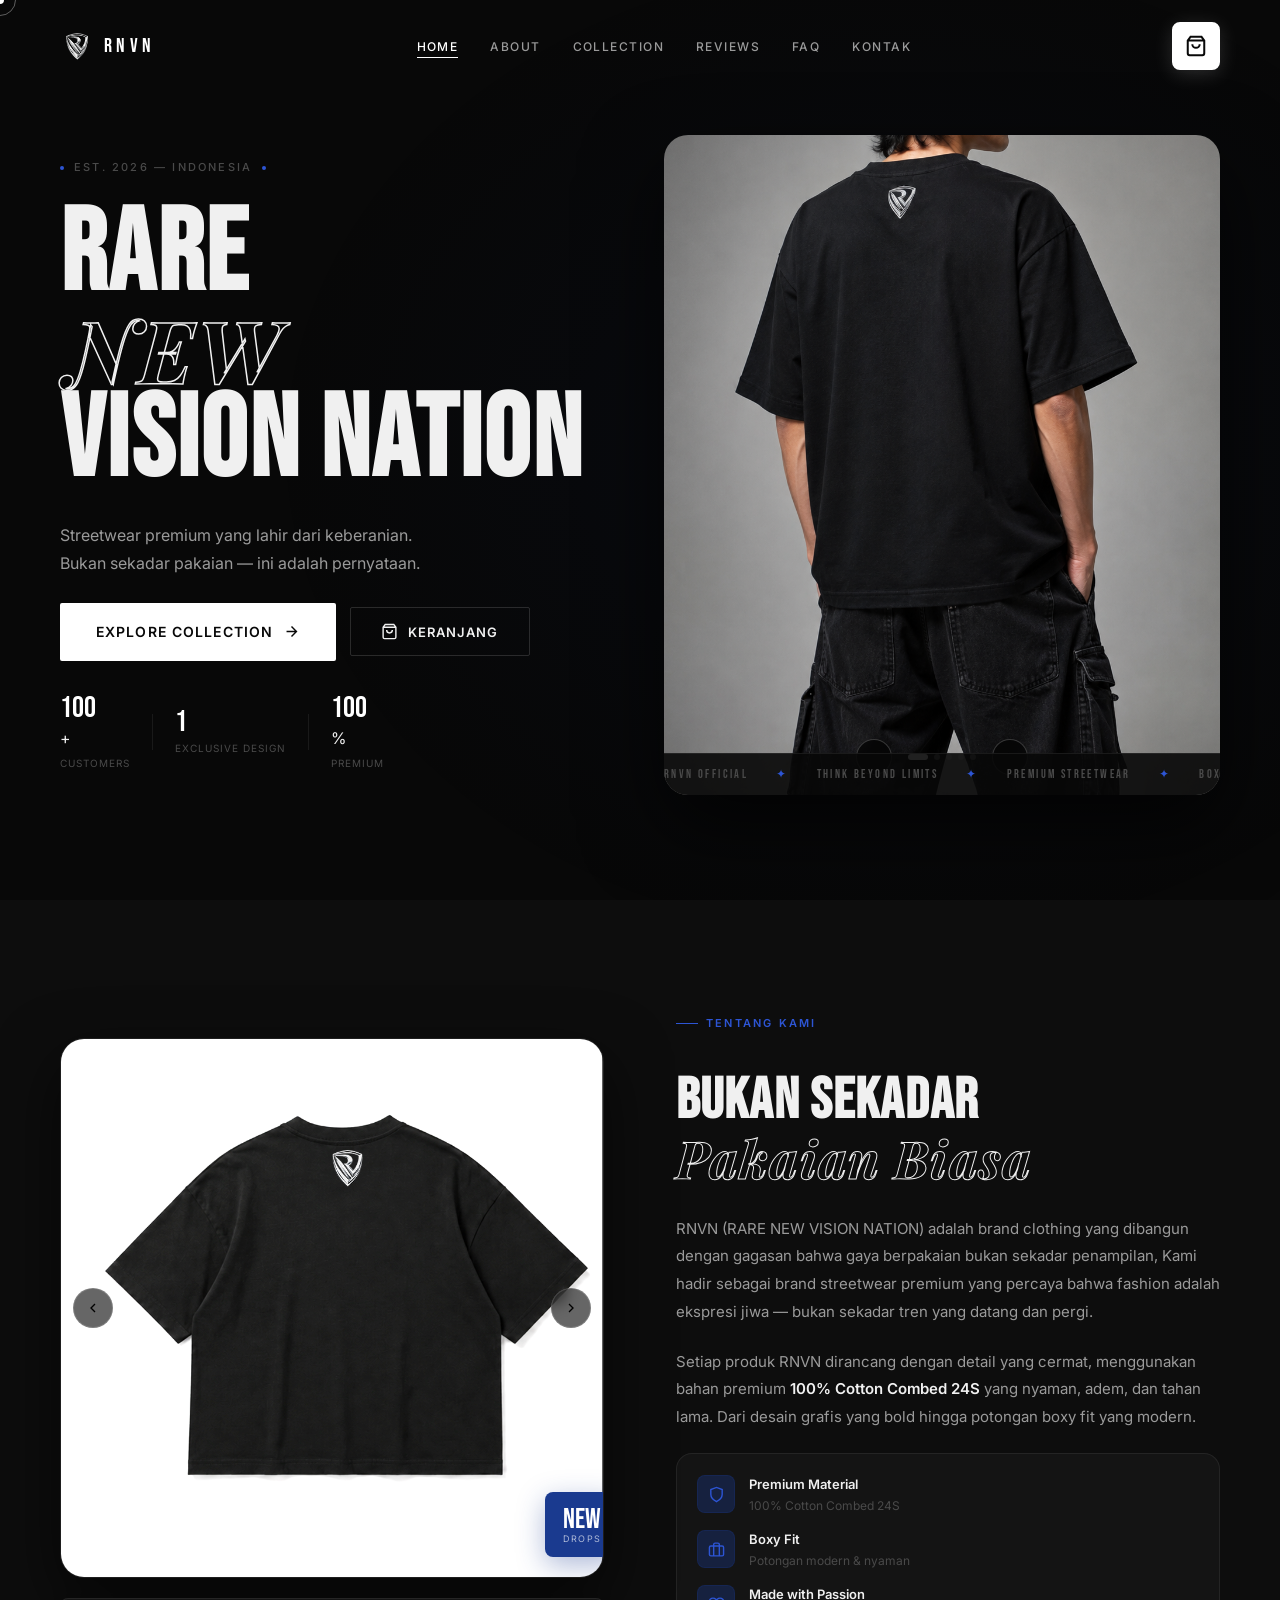
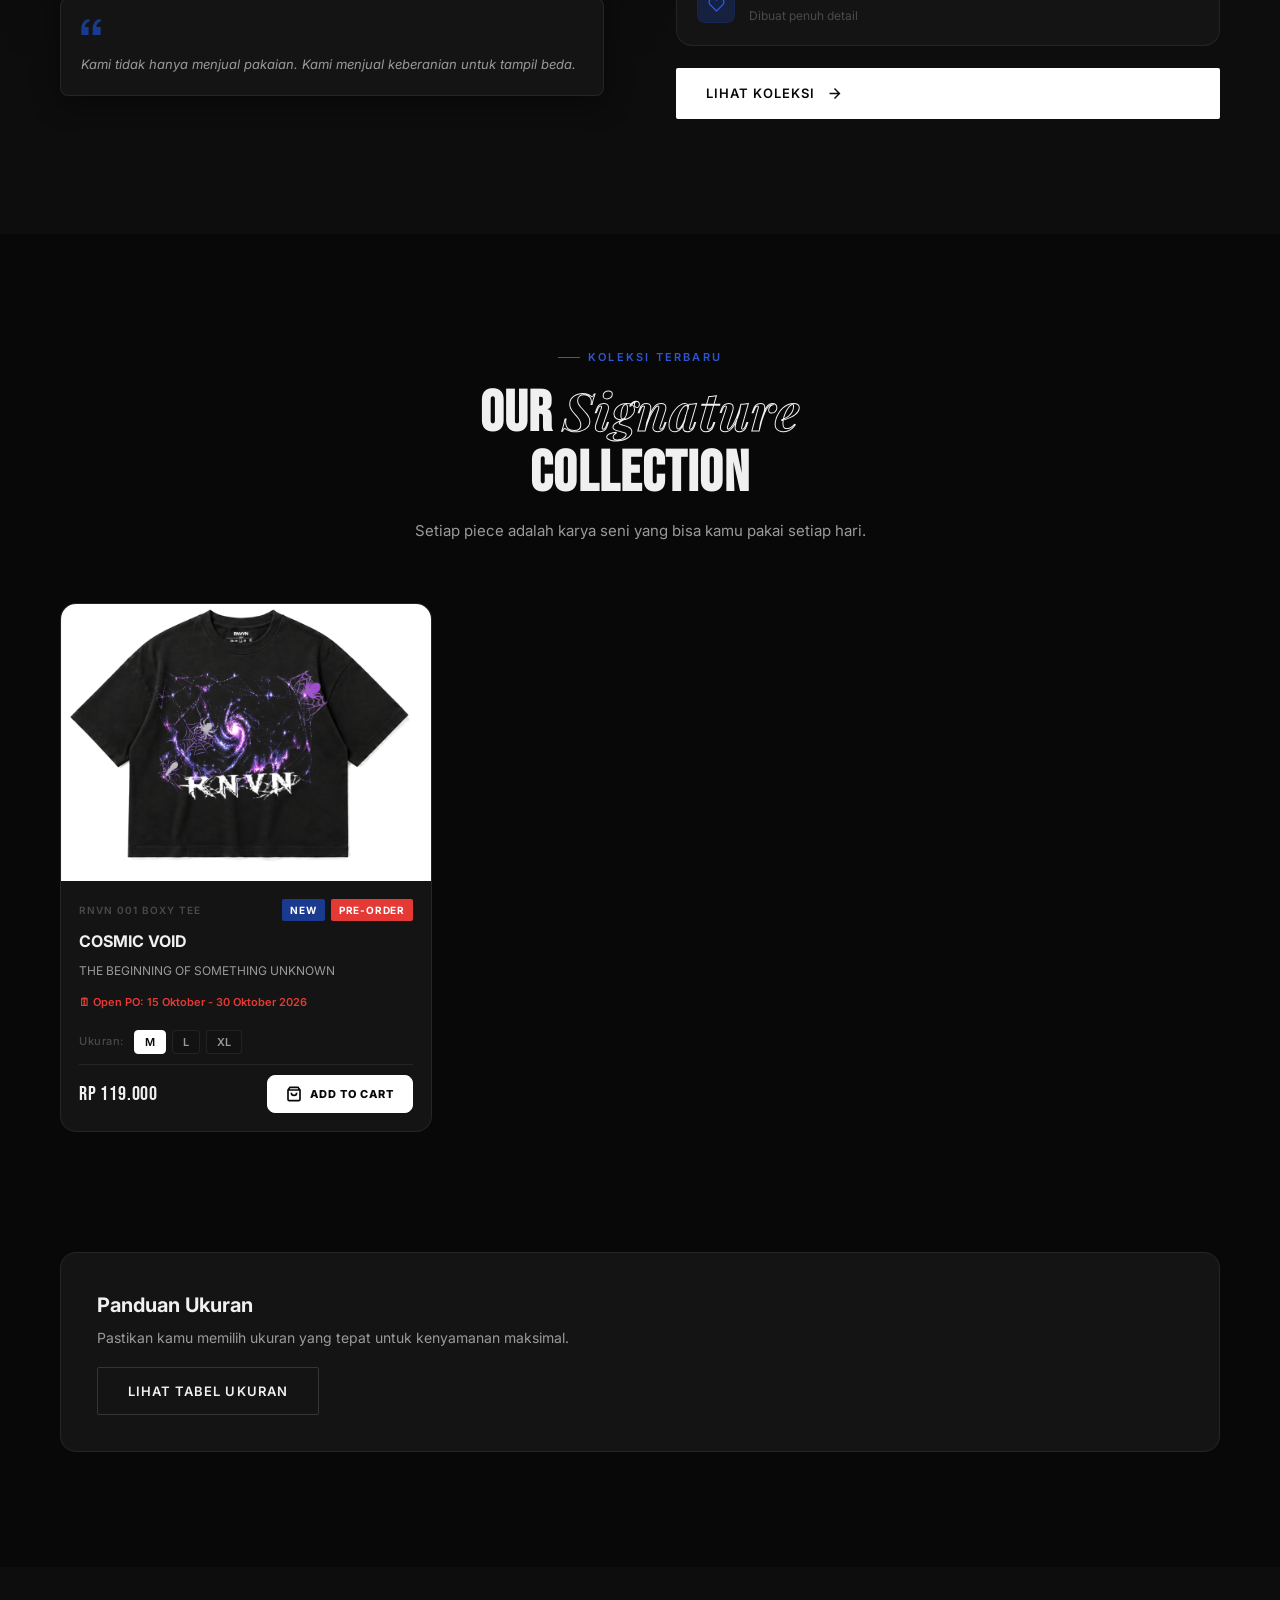
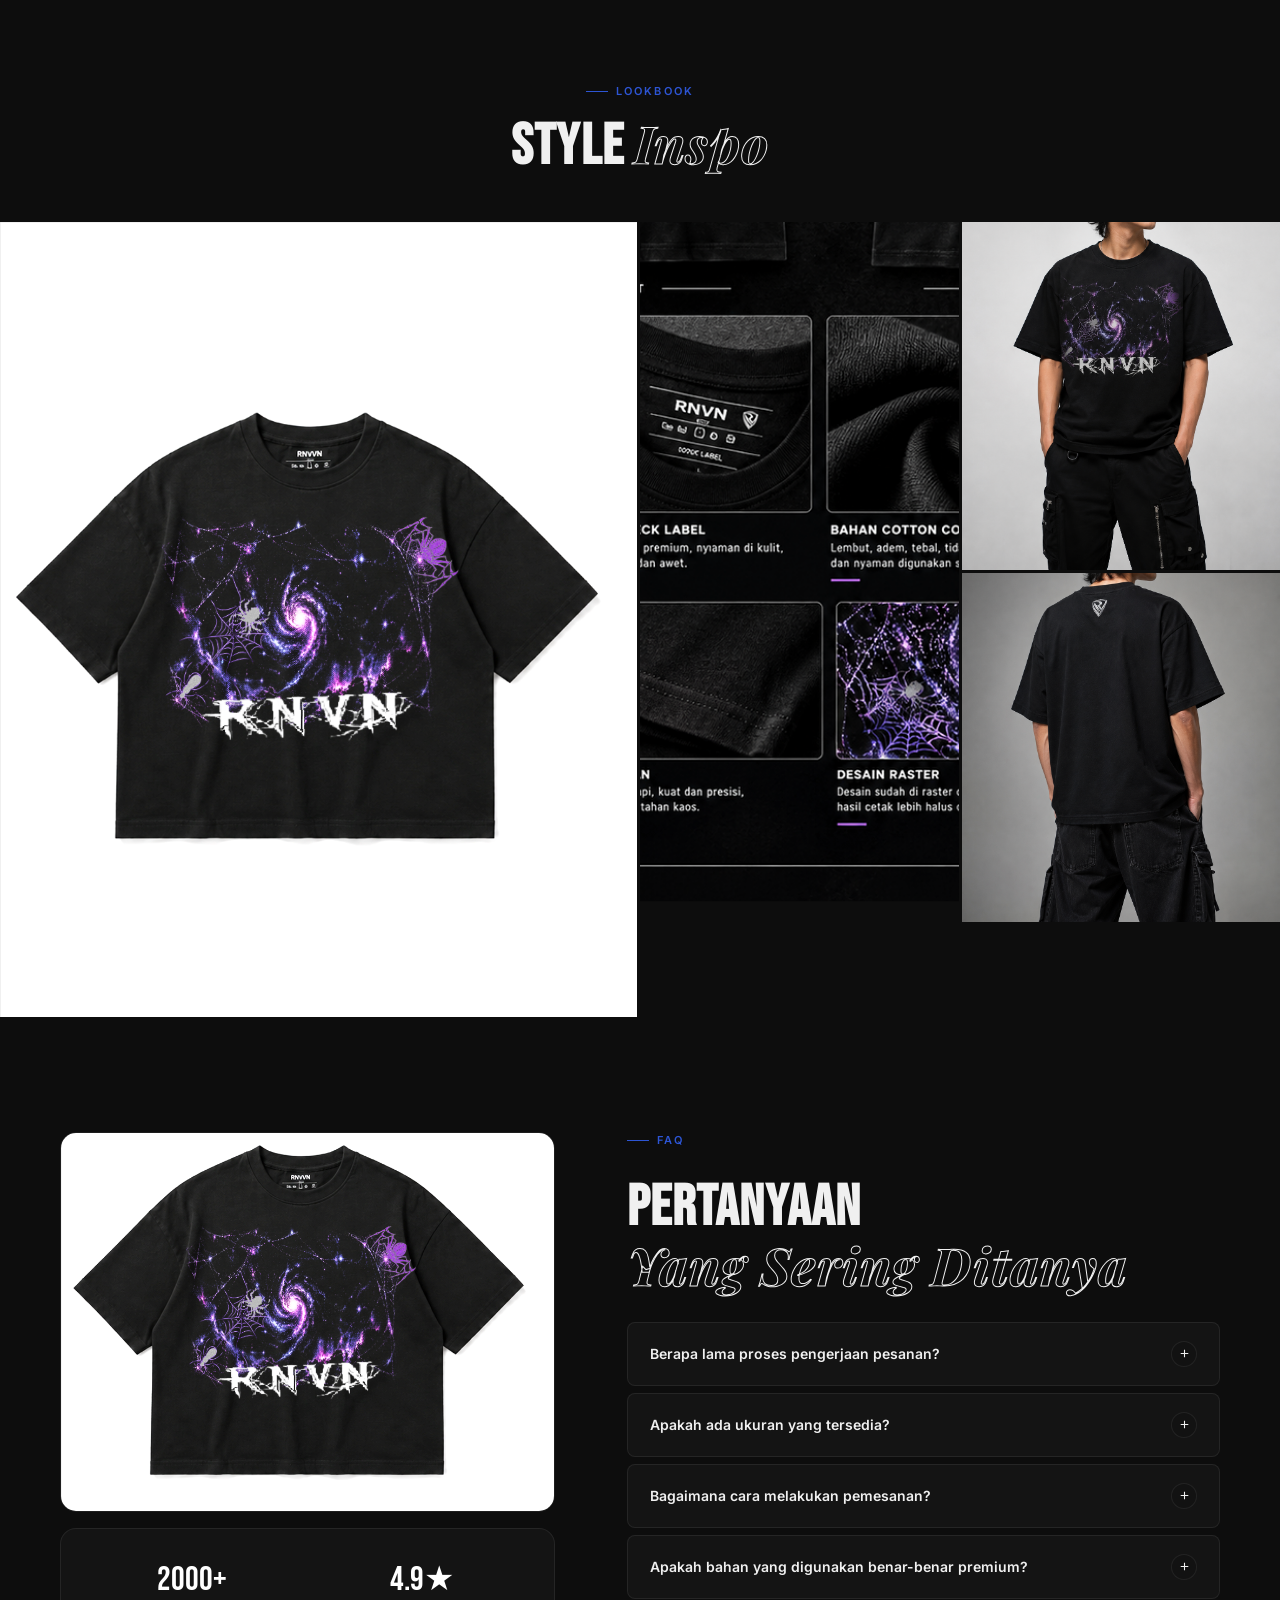
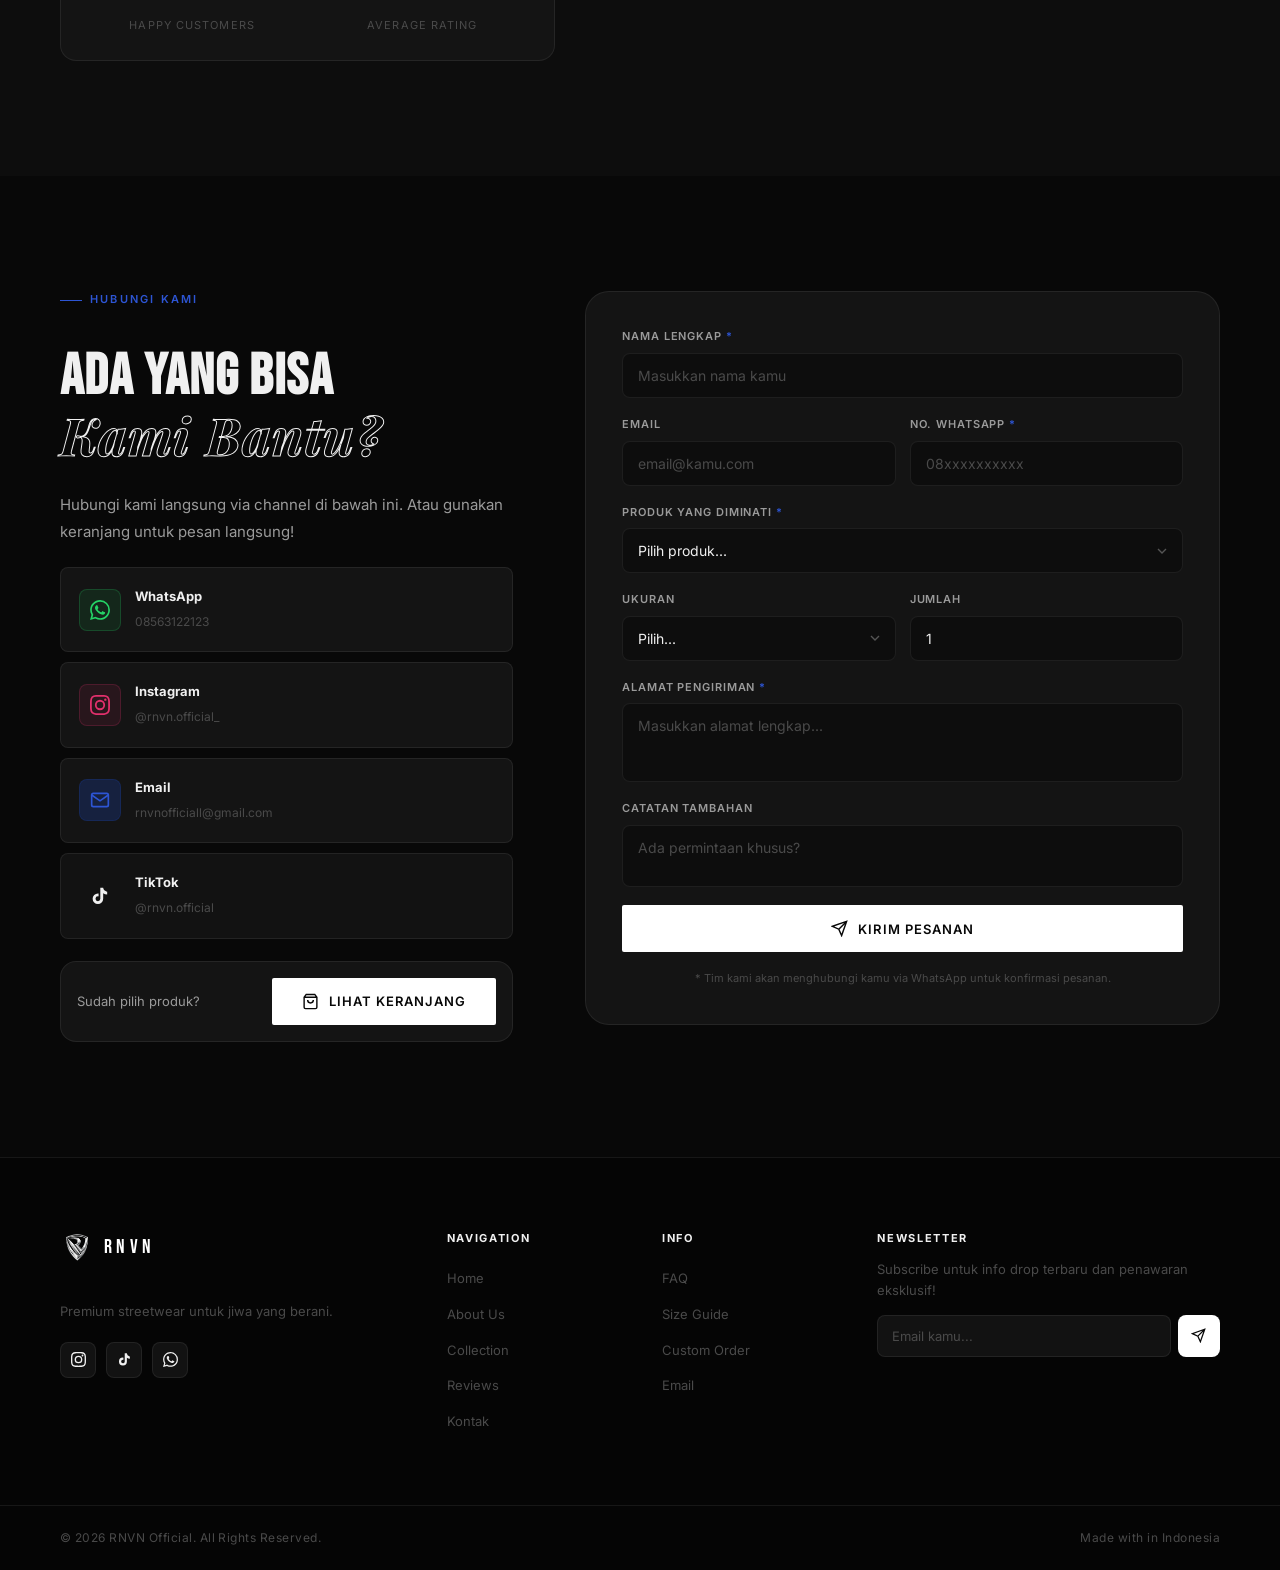
<file: index.html>
<!DOCTYPE html>
<html lang="id">

<head>
  <meta charset="UTF-8" />
  <meta name="viewport" content="width=device-width, initial-scale=1.0" />
  <title>RNVN Official — Premium Streetwear Indonesia</title>
  <meta name="description"
    content="RNVN Official adalah brand streetwear premium Indonesia. Temukan koleksi eksklusif dengan desain bold dan bahan premium berkualitas tinggi. Think Beyond Limits." />
  <link rel="preconnect" href="https://fonts.googleapis.com" />
  <link rel="preconnect" href="https://fonts.gstatic.com" crossorigin />
  <link
    href="https://fonts.googleapis.com/css2?family=Bebas+Neue&family=Inter:wght@300;400;500;600;700&family=Playfair+Display:ital,wght@0,700;1,400&display=swap"
    rel="stylesheet" />
  <link rel="stylesheet" href="style.css" />
</head>

<body>

  <!-- ══ LOADER ══ -->
  <div id="loader" class="loader">
    <div class="loader-inner">
      <img src="logo rnvn vector.png" alt="RNVN Logo" class="loader-logo" />
      <p class="loader-text">RNVN OFFICIAL</p>
      <div class="loader-bar">
        <div class="loader-progress"></div>
      </div>
    </div>
  </div>

  <!-- ══ CURSOR ══ -->
  <div id="cursor" class="cursor"></div>
  <div id="cursor-follower" class="cursor-follower"></div>

  <!-- ══════════════════════════════════════════════════
       CART SIDEBAR
  ══════════════════════════════════════════════════ -->
  <div class="cart-overlay" id="cart-overlay"></div>
  <aside class="cart-sidebar" id="cart-sidebar">
    <div class="cart-header">
      <div class="cart-title">
        <svg viewBox="0 0 24 24" fill="none" stroke="currentColor" stroke-width="1.5">
          <path d="M6 2L3 6v14a2 2 0 002 2h14a2 2 0 002-2V6l-3-4zM3 6h18M16 10a4 4 0 01-8 0" />
        </svg>
        <h3>Keranjang Belanja</h3>
        <span class="cart-count-label" id="cart-count-label">0 item</span>
      </div>
      <button class="cart-close" id="cart-close" aria-label="Tutup keranjang">
        <svg viewBox="0 0 24 24" fill="none" stroke="currentColor" stroke-width="2">
          <path d="M18 6L6 18M6 6l12 12" />
        </svg>
      </button>
    </div>

    <div class="cart-body" id="cart-body">
      <!-- Empty State -->
      <div class="cart-empty" id="cart-empty">
        <div class="cart-empty-icon">
          <svg viewBox="0 0 24 24" fill="none" stroke="currentColor" stroke-width="1">
            <path d="M6 2L3 6v14a2 2 0 002 2h14a2 2 0 002-2V6l-3-4zM3 6h18M16 10a4 4 0 01-8 0" />
          </svg>
        </div>
        <p>Keranjang masih kosong</p>
        <span>Tambahkan produk favoritmu!</span>
        <button class="btn btn-primary btn-sm" onclick="closeCart()">Mulai Belanja</button>
      </div>
      <!-- Items will be injected here -->
      <div class="cart-items" id="cart-items"></div>
    </div>

    <div class="cart-footer" id="cart-footer" style="display:none;">
      <div class="cart-summary">
        <div class="cart-summary-row">
          <span>Subtotal</span>
          <span id="cart-subtotal">Rp 0</span>
        </div>
        <div class="cart-summary-row">
          <span>Ongkir</span>
          <span class="cart-ongkir">Dihitung saat checkout</span>
        </div>
        <div class="cart-summary-row total">
          <span>Total</span>
          <span id="cart-total">Rp 0</span>
        </div>
      </div>
      <button class="btn btn-primary btn-full" id="checkout-btn">
        <svg viewBox="0 0 24 24" fill="none" stroke="currentColor" stroke-width="2">
          <path d="M22 2L11 13M22 2l-7 20-4-9-9-4 20-7z" />
        </svg>
        <span>Checkout via WhatsApp</span>
      </button>
      <button class="btn btn-ghost btn-full" onclick="closeCart()">Lanjut Belanja</button>
    </div>
  </aside>

  <!-- ══════════════════════════════════════════════════
       NAVBAR
  ══════════════════════════════════════════════════ -->
  <nav id="navbar" class="navbar">
    <div class="nav-container">
      <a href="#hero" class="nav-logo">
        <img src="logo rnvn vector.png" alt="RNVN" class="nav-logo-img" />
        <span class="nav-brand">RNVN</span>
      </a>
      <ul class="nav-links" id="nav-links">
        <li><a href="#hero" class="nav-link">Home</a></li>
        <li><a href="#about" class="nav-link">About</a></li>
        <li><a href="#collection" class="nav-link">Collection</a></li>
        <li><a href="#testimonials" class="nav-link">Reviews</a></li>
        <li><a href="#faq" class="nav-link">FAQ</a></li>
        <li><a href="#contact" class="nav-link">Kontak</a></li>
      </ul>
      <div class="nav-actions">
        <button class="nav-cart-btn" id="nav-cart-btn" aria-label="Buka keranjang">
          <svg viewBox="0 0 24 24" fill="none" stroke="currentColor" stroke-width="1.8">
            <path d="M6 2L3 6v14a2 2 0 002 2h14a2 2 0 002-2V6l-3-4zM3 6h18M16 10a4 4 0 01-8 0" />
          </svg>
          <span class="cart-badge" id="cart-badge" style="display:none;">0</span>
        </button>
        <button class="hamburger" id="hamburger" aria-label="Menu">
          <span></span><span></span><span></span>
        </button>
      </div>
    </div>
  </nav>

  <!-- ══════════════════════════════════════════════════
       HERO
  ══════════════════════════════════════════════════ -->
  <section id="hero" class="hero">
    <div class="hero-bg-glow"></div>
    <div class="hero-content">
      <div class="hero-eyebrow reveal">
        <span class="dot"></span>
        <span>Est. 2026 — Indonesia</span>
        <span class="dot"></span>
      </div>
      <h1 class="hero-title">
        <span class="hero-line reveal" style="transition-delay:0.1s">RARE</span>
        <span class="hero-line italic reveal" style="transition-delay:0.25s">NEW</span>
        <span class="hero-line reveal" style="transition-delay:0.4s">VISION NATION</span>
      </h1>
      <p class="hero-subtitle reveal" style="transition-delay:0.55s">
        Streetwear premium yang lahir dari keberanian.<br />
        Bukan sekadar pakaian — ini adalah pernyataan.
      </p>
      <div class="hero-cta reveal" style="transition-delay:0.65s">
        <a href="#collection" class="btn btn-primary btn-hero">
          <span>Explore Collection</span>
          <svg viewBox="0 0 24 24" fill="none" stroke="currentColor" stroke-width="2">
            <path d="M5 12h14M12 5l7 7-7 7" />
          </svg>
        </a>
        <button class="btn btn-ghost" onclick="document.getElementById('nav-cart-btn').click()">
          <svg viewBox="0 0 24 24" fill="none" stroke="currentColor" stroke-width="2">
            <path d="M6 2L3 6v14a2 2 0 002 2h14a2 2 0 002-2V6l-3-4zM3 6h18M16 10a4 4 0 01-8 0" />
          </svg>
          <span>Keranjang</span>
        </button>
      </div>
      <div class="hero-stats reveal" style="transition-delay:0.75s">
        <div class="stat">
          <span class="stat-num" data-target="100">0</span><span>+</span>
          <span class="stat-label">Customers</span>
        </div>
        <div class="stat-divider"></div>
        <div class="stat">
          <span class="stat-num" data-target="1">0</span>
          <span class="stat-label">Exclusive Design</span>
        </div>
        <div class="stat-divider"></div>
        <div class="stat">
          <span class="stat-num" data-target="100">0</span><span>%</span>
          <span class="stat-label">Premium</span>
        </div>
      </div>
    </div>

    <!-- Hero Image Slider -->
    <div class="hero-slider-wrap reveal-right">
      <div class="hero-slider" id="hero-slider">
        <div class="hero-slide active">
          <img src="model3.png" alt="RNVN Look 1" />
        </div>
        <div class="hero-slide">
          <img src="back baju rnvn001.png" alt="RNVN Look 2" />
        </div>
        <div class="hero-slide">
          <img src="depan baju rnvn001.png" alt="RNVN Look 3" />
        </div>
        <div class="hero-slide">
          <img src="model4.png" alt="RNVN Look 4" />
        </div>
        <div class="hero-slide">
          <img src="detailvoidwear.png" alt="RNVN Look 5" />
        </div>
      </div>
      <div class="hero-slider-nav">
        <button class="hs-prev" id="hs-prev" aria-label="Prev">
          <svg viewBox="0 0 24 24" fill="none" stroke="currentColor" stroke-width="2">
            <path d="M15 18l-6-6 6-6" />
          </svg>
        </button>
        <div class="hero-slider-dots" id="hs-dots"></div>
        <button class="hs-next" id="hs-next" aria-label="Next">
          <svg viewBox="0 0 24 24" fill="none" stroke="currentColor" stroke-width="2">
            <path d="M9 18l6-6-6-6" />
          </svg>
        </button>
      </div>

      <!-- Marquee -->
      <div class="hero-marquee">
        <div class="marquee-track">
          <span>RNVN OFFICIAL</span><span class="sep">✦</span>
          <span>THINK BEYOND LIMITS</span><span class="sep">✦</span>
          <span>PREMIUM STREETWEAR</span><span class="sep">✦</span>
          <span>BOXY FIT</span><span class="sep">✦</span>
          <span>COTTON 24S</span><span class="sep">✦</span>
          <span>RNVN OFFICIAL</span><span class="sep">✦</span>
          <span>THINK BEYOND LIMITS</span><span class="sep">✦</span>
          <span>PREMIUM STREETWEAR</span><span class="sep">✦</span>
          <span>BOXY FIT</span><span class="sep">✦</span>
          <span>COTTON 24S</span><span class="sep">✦</span>
        </div>
      </div>
  </section>

  <!-- ══════════════════════════════════════════════════
       ABOUT
  ══════════════════════════════════════════════════ -->
  <section id="about" class="about section">
    <div class="container">
      <div class="about-grid">
        <div class="about-visual">
          <!-- About Image Slider -->
          <div class="about-slider-wrap reveal-left">
            <div class="about-slider" id="about-slider">
              <div class="about-slide active"><img src="voidwear2 - Salin.png" alt="RNVN Style" /></div>
              <div class="about-slide"><img src="voidwear2.png" alt="RNVN Model" /></div>
            </div>
            <button class="about-slider-btn prev" id="as-prev">
              <svg viewBox="0 0 24 24" fill="none" stroke="currentColor" stroke-width="2">
                <path d="M15 18l-6-6 6-6" />
              </svg>
            </button>
            <button class="about-slider-btn next" id="as-next">
              <svg viewBox="0 0 24 24" fill="none" stroke="currentColor" stroke-width="2">
                <path d="M9 18l6-6-6-6" />
              </svg>
            </button>
            <div class="about-slider-dots" id="as-dots"></div>
            <div class="about-badge reveal-left delay-200">
              <span class="badge-year">NEW</span>
              <span class="badge-text">DROPS</span>
            </div>
          </div>
          <div class="about-quote reveal-left delay-400">
            <svg viewBox="0 0 32 24" fill="currentColor">
              <path
                d="M0 24V14.545C0 10.788.97 7.576 2.909 4.909 4.848 2.182 7.697.606 11.394 0L12.97 2.909c-2.182.606-3.97 1.818-5.364 3.636-1.394 1.757-2.091 3.636-2.091 5.637H10.91V24H0zm16.97 0V14.545c0-3.757.97-6.97 2.909-9.636C21.818 2.182 24.667.606 28.364 0L30 2.909c-2.242.606-4.03 1.818-5.364 3.636-1.394 1.757-2.091 3.636-2.091 5.637H28.97V24H16.97z" />
            </svg>
            <p>Kami tidak hanya menjual pakaian. Kami menjual keberanian untuk tampil beda.</p>
          </div>
        </div>
        <div class="about-content">
          <div class="section-tag reveal">Tentang Kami</div>
          <h2 class="section-title reveal">Bukan Sekadar<br /><em>Pakaian Biasa</em></h2>
          <p class="about-text reveal">RNVN (RARE NEW VISION NATION) adalah brand clothing yang dibangun dengan gagasan bahwa gaya berpakaian bukan sekadar penampilan,  Kami hadir
            sebagai brand streetwear premium yang percaya bahwa fashion adalah ekspresi jiwa — bukan sekadar tren yang
            datang dan pergi.</p>
          <p class="about-text reveal delay-100">Setiap produk RNVN dirancang dengan detail yang cermat, menggunakan
            bahan premium <strong>100% Cotton Combed 24S</strong> yang nyaman, adem, dan tahan lama. Dari desain grafis
            yang bold hingga potongan boxy fit yang modern.</p>
          <div class="about-features reveal delay-200">
            <div class="feature-item">
              <div class="feature-icon"><svg viewBox="0 0 24 24" fill="none" stroke="currentColor" stroke-width="2">
                  <path d="M12 22s8-4 8-10V5l-8-3-8 3v7c0 6 8 10 8 10z" />
                </svg></div>
              <div>
                <h4>Premium Material</h4>
                <p>100% Cotton Combed 24S</p>
              </div>
            </div>
            <div class="feature-item">
              <div class="feature-icon"><svg viewBox="0 0 24 24" fill="none" stroke="currentColor" stroke-width="2">
                  <rect x="2" y="7" width="20" height="14" rx="2" />
                  <path d="M16 21V5a2 2 0 00-2-2h-4a2 2 0 00-2 2v16" />
                </svg></div>
              <div>
                <h4>Boxy Fit</h4>
                <p>Potongan modern & nyaman</p>
              </div>
            </div>
            <div class="feature-item">
              <div class="feature-icon"><svg viewBox="0 0 24 24" fill="none" stroke="currentColor" stroke-width="2">
                  <path
                    d="M20.84 4.61a5.5 5.5 0 00-7.78 0L12 5.67l-1.06-1.06a5.5 5.5 0 00-7.78 7.78l1.06 1.06L12 21.23l7.78-7.78 1.06-1.06a5.5 5.5 0 000-7.78z" />
                </svg></div>
              <div>
                <h4>Made with Passion</h4>
                <p>Dibuat penuh detail</p>
              </div>
            </div>
          </div>
          <a href="#collection" class="btn btn-primary reveal delay-300">
            <span>Lihat Koleksi</span>
            <svg viewBox="0 0 24 24" fill="none" stroke="currentColor" stroke-width="2">
              <path d="M5 12h14M12 5l7 7-7 7" />
            </svg>
          </a>
        </div>
      </div>
    </div>
  </section>

  <!-- ══════════════════════════════════════════════════
       COLLECTION — WITH PRODUCT SLIDERS & CART
  ══════════════════════════════════════════════════ -->
  <section id="collection" class="collection section">
    <div class="container">
      <div class="section-header reveal">
        <div class="section-tag">Koleksi Terbaru</div>
        <h2 class="section-title">Our <em>Signature</em><br />Collection</h2>
        <p class="section-desc">Setiap piece adalah karya seni yang bisa kamu pakai setiap hari.</p>
      </div>

      <!-- Filter kategori dihapus karena fokus ke 1 produk -->

      <div class="products-grid" id="products-grid">

        <!-- PRODUCT 3: Void Wear -->
        <div class="product-card reveal delay-200" data-category="tee" data-id="void-wear" data-name="Void Wear Tee"
        data-price="199000" data-img="voidweaar.png">
        <div class="product-img-wrap">
          <div class="pslider" data-product="void-wear">
            <div class="pslide active"><img src="voidwear2.png" alt="Void Wear" loading="lazy" /></div>
            <div class="pslide"><img src="voidwear2 - Salin.png" alt="Void Detail" loading="lazy" /></div>
            <div class="pslide"><img src="detailvoidwear - Salin.png" alt="Void Detail 2" loading="lazy" /></div>
          </div>
          <button class="pslide-btn prev" aria-label="Prev photo">
            <svg viewBox="0 0 24 24" fill="none" stroke="currentColor" stroke-width="2.5">
              <path d="M15 18l-6-6 6-6" />
            </svg>
          </button>
          <button class="pslide-btn next" aria-label="Next photo">
            <svg viewBox="0 0 24 24" fill="none" stroke="currentColor" stroke-width="2.5">
              <path d="M9 18l6-6-6-6" />
            </svg>
          </button>
          <div class="pslide-dots"></div>
          <div class="product-wishlist">
            <svg viewBox="0 0 24 24" fill="none" stroke="currentColor" stroke-width="2">
              <path
                d="M20.84 4.61a5.5 5.5 0 00-7.78 0L12 5.67l-1.06-1.06a5.5 5.5 0 00-7.78 7.78l1.06 1.06L12 21.23l7.78-7.78 1.06-1.06a5.5 5.5 0 000-7.78z" />
            </svg>
          </div>
        </div>
        <div class="product-info">
          <div class="product-meta">
            <span class="product-cat">rnvn 001 Boxy Tee</span>
            <div style="display:flex; gap:6px;">
              <span style="font-size:10px; font-weight:700; background:var(--accent); color:#fff; padding:3px 8px; border-radius:2px; letter-spacing:0.08em;">NEW</span>
              <span style="font-size:10px; font-weight:700; background:var(--red); color:#fff; padding:3px 8px; border-radius:2px; letter-spacing:0.08em;">PRE-ORDER</span>
            </div>
          </div>
          <h3 class="product-name">COSMIC VOID</h3>
          <p class="product-desc">THE BEGINNING OF SOMETHING UNKNOWN</p>
          <p style="font-size:11px; font-weight:600; color:var(--red); margin-top:4px; margin-bottom:8px;">🗓 Open PO: 15 Oktober - 30 Oktober 2026</p>
          <div class="product-size-select">
            <span>Ukuran:</span>
            <div class="size-options">
              <button class="size-opt active" data-size="M">M</button>
              <button class="size-opt" data-size="L">L</button>
              <button class="size-opt" data-size="XL">XL</button>
            </div>
          </div>
          <div class="product-footer">
            <div class="product-price-wrap">
              <span class="product-price">Rp 119.000</span>
            </div>
            <button class="add-to-cart-btn" data-id="cosmic void" data-name="cosmic void" data-price="119000"
              data-img="voidwear2.png">
              <svg viewBox="0 0 24 24" fill="none" stroke="currentColor" stroke-width="2">
                <path d="M6 2L3 6v14a2 2 0 002 2h14a2 2 0 002-2V6l-3-4zM3 6h18M16 10a4 4 0 01-8 0" />
              </svg>
              <span>Add to Cart</span>
            </button>
          </div>
        </div>
      </div>
    </div><!-- /products-grid -->

    <!-- Size Guide -->
    <div class="size-guide-section reveal">
      <div class="size-guide-content">
        <div class="size-guide-text">
          <h3>Panduan Ukuran</h3>
          <p>Pastikan kamu memilih ukuran yang tepat untuk kenyamanan maksimal.</p>
          <button class="btn btn-outline" id="size-toggle">Lihat Tabel Ukuran</button>
        </div>
        <div class="size-table-wrap" id="size-table" style="display:none;">
          <img src="table ukuran.png" alt="Tabel Ukuran RNVN" class="size-table-img" loading="lazy" />
        </div>
      </div>
    </div>
    </div>
  </section>

  <!-- ══════════════════════════════════════════════════
       LOOKBOOK
  ══════════════════════════════════════════════════ -->
  <section class="lookbook section">
    <div class="lookbook-header reveal">
      <div class="section-tag">Lookbook</div>
      <h2 class="section-title">Style <em>Inspo</em></h2>
    </div>
    <div class="lookbook-grid">
      <div class="lookbook-item large reveal-left">
        <img src="voidwear2.png" alt="RNVN Lookbook" loading="lazy" />
        <div class="lookbook-overlay"><span>cosmic void</span></div>
      </div>
      <div class="lookbook-col">
        <div class="lookbook-item reveal delay-100">
          <img src="model4.png" alt="RNVN Style" loading="lazy" />
          <div class="lookbook-overlay"><span>front view</span></div>
        </div>
        <div class="lookbook-item reveal delay-200">
          <img src="model3.png" alt="RNVN Look" loading="lazy" />
          <div class="lookbook-overlay"><span>back view</span></div>
        </div>
      </div>
      <div class="lookbook-item tall reveal-right">
        <img src="detailvoidwear - Salin.png" alt="RNVN Premium" loading="lazy" />
        <div class="lookbook-overlay"><span>detail</span></div>
      </div>
    </div>
  </section>

  <!-- ══════════════════════════════════════════════════
       FAQ
  ══════════════════════════════════════════════════ -->
  <section id="faq" class="faq section">
    <div class="container">
      <div class="faq-grid">
        <div class="faq-visual reveal-left">
          <div class="faq-img-wrap"><img src="voidwear2.png" alt="RNVN FAQ" loading="lazy" /></div>
          <div class="faq-stat-card">
            <div class="faq-stat"><span class="faq-stat-num">2000+</span><span>Happy Customers</span></div>
            <div class="faq-stat"><span class="faq-stat-num">4.9★</span><span>Average Rating</span></div>
          </div>
        </div>
        <div class="faq-content">
          <div class="section-tag reveal">FAQ</div>
          <h2 class="section-title reveal">Pertanyaan<br /><em>Yang Sering Ditanya</em></h2>
          <div class="faq-list">
            <div class="faq-item reveal">
              <button class="faq-question" aria-expanded="false"><span>Berapa lama proses pengerjaan pesanan?</span>
                <div class="faq-icon"><svg viewBox="0 0 24 24" fill="none" stroke="currentColor" stroke-width="2">
                    <path d="M12 5v14M5 12h14" />
                  </svg></div>
              </button>
              <div class="faq-answer">
                <p>Karena menggunakan sistem Pre-Order (PO), proses pengerjaan pesanan biasanya membutuhkan waktu 14-20 hari kerja setelah masa PO ditutup.</p>
              </div>
            </div>
            <div class="faq-item reveal delay-100">
              <button class="faq-question" aria-expanded="false"><span>Apakah ada ukuran yang tersedia?</span>
                <div class="faq-icon"><svg viewBox="0 0 24 24" fill="none" stroke="currentColor" stroke-width="2">
                    <path d="M12 5v14M5 12h14" />
                  </svg></div>
              </button>
              <div class="faq-answer">
                <p>Kami menyediakan ukuran M, L, dan XL untuk produk COSMIC VOID. Untuk detail ukuran yang lebih spesifik, silakan lihat tabel ukuran di halaman koleksi.</p>
              </div>
            </div>
            <div class="faq-item reveal delay-200">
              <button class="faq-question" aria-expanded="false"><span>Bagaimana cara melakukan pemesanan?</span>
                <div class="faq-icon"><svg viewBox="0 0 24 24" fill="none" stroke="currentColor" stroke-width="2">
                    <path d="M12 5v14M5 12h14" />
                  </svg></div>
              </button>
              <div class="faq-answer">
                <p>Tambahkan produk ke keranjang, isi form pemesanan di bagian paling bawah web ini, lalu klik "Lihat Keranjang" dan "Checkout via WhatsApp". Tim kami akan merespons pesananmu.</p>
              </div>
            </div>
            <div class="faq-item reveal delay-300">
              <button class="faq-question" aria-expanded="false"><span>Apakah bahan yang digunakan benar-benar premium?</span>
                <div class="faq-icon"><svg viewBox="0 0 24 24" fill="none" stroke="currentColor" stroke-width="2">
                    <path d="M12 5v14M5 12h14" />
                  </svg></div>
              </button>
              <div class="faq-answer">
                <p>Tentu! Produk kami menggunakan bahan Cotton Combed berkualitas tinggi. Lembut, adem, tidak mudah kusut, dan tahan lama.</p>
              </div>
            </div>
          </div>
        </div>
      </div>
    </div>
  </section>

  <!-- ══════════════════════════════════════════════════
       CONTACT
  ══════════════════════════════════════════════════ -->
  <section id="contact" class="contact section">
    <div class="container">
      <div class="contact-grid">
        <div class="contact-info">
          <div class="section-tag reveal">Hubungi Kami</div>
          <h2 class="section-title reveal">Ada yang bisa<br /><em>Kami Bantu?</em></h2>
          <p class="reveal">Hubungi kami langsung via channel di bawah ini. Atau gunakan keranjang untuk pesan langsung!
          </p>
          <div class="contact-channels reveal delay-100">
            <a href="https://wa.me/6208563122123?text=Halo%20RNVN!%20Saya%20tertarik%20dengan%20produk%20COSMIC%20VOID.%20Boleh%20saya%20tanya-tanya%20lebih%20lanjut%3F%20%F0%9F%91%8D" target="_blank" class="contact-channel whatsapp">
              <div class="channel-icon"><svg viewBox="0 0 24 24" fill="currentColor">
                  <path
                    d="M17.472 14.382c-.297-.149-1.758-.867-2.03-.967-.273-.099-.471-.148-.67.15-.197.297-.767.966-.94 1.164-.173.199-.347.223-.644.075-.297-.15-1.255-.463-2.39-1.475-.883-.788-1.48-1.761-1.653-2.059-.173-.297-.018-.458.13-.606.134-.133.298-.347.446-.52.149-.174.198-.298.298-.497.099-.198.05-.371-.025-.52-.075-.149-.669-1.612-.916-2.207-.242-.579-.487-.5-.669-.51-.173-.008-.371-.01-.57-.01-.198 0-.52.074-.792.372-.272.297-1.04 1.016-1.04 2.479 0 1.462 1.065 2.875 1.213 3.074.149.198 2.096 3.2 5.077 4.487.709.306 1.262.489 1.694.625.712.227 1.36.195 1.871.118.571-.085 1.758-.719 2.006-1.413.248-.694.248-1.289.173-1.413-.074-.124-.272-.198-.57-.347m-5.421 7.403h-.004a9.87 9.87 0 01-5.031-1.378l-.361-.214-3.741.982.998-3.648-.235-.374a9.86 9.86 0 01-1.51-5.26c.001-5.45 4.436-9.884 9.888-9.884 2.64 0 5.122 1.03 6.988 2.898a9.825 9.825 0 012.893 6.994c-.003 5.45-4.437 9.884-9.885 9.884m8.413-18.297A11.815 11.815 0 0012.05 0C5.495 0 .16 5.335.157 11.892c0 2.096.547 4.142 1.588 5.945L.057 24l6.305-1.654a11.882 11.882 0 005.683 1.448h.005c6.554 0 11.89-5.335 11.893-11.893a11.821 11.821 0 00-3.48-8.413z" />
                </svg></div>
              <div><strong>WhatsApp</strong><span>08563122123</span></div>
            </a>
            <a href="https://instagram.com/rnvn.official_" target="_blank" class="contact-channel instagram">
              <div class="channel-icon"><svg viewBox="0 0 24 24" fill="currentColor">
                  <path
                    d="M12 2.163c3.204 0 3.584.012 4.85.07 3.252.148 4.771 1.691 4.919 4.919.058 1.265.069 1.645.069 4.849 0 3.205-.012 3.584-.069 4.849-.149 3.225-1.664 4.771-4.919 4.919-1.266.058-1.644.07-4.85.07-3.204 0-3.584-.012-4.849-.07-3.26-.149-4.771-1.699-4.919-4.92-.058-1.265-.07-1.644-.07-4.849 0-3.204.013-3.583.07-4.849.149-3.227 1.664-4.771 4.919-4.919 1.266-.057 1.645-.069 4.849-.069zM12 0C8.741 0 8.333.014 7.053.072 2.695.272.273 2.69.073 7.052.014 8.333 0 8.741 0 12c0 3.259.014 3.668.072 4.948.2 4.358 2.618 6.78 6.98 6.98C8.333 23.986 8.741 24 12 24c3.259 0 3.668-.014 4.948-.072 4.354-.2 6.782-2.618 6.979-6.98.059-1.28.073-1.689.073-4.948 0-3.259-.014-3.667-.072-4.947-.196-4.354-2.617-6.78-6.979-6.98C15.668.014 15.259 0 12 0zm0 5.838a6.162 6.162 0 100 12.324 6.162 6.162 0 000-12.324zM12 16a4 4 0 110-8 4 4 0 010 8zm6.406-11.845a1.44 1.44 0 100 2.881 1.44 1.44 0 000-2.881z" />
                </svg></div>
              <div><strong>Instagram</strong><span>@rnvn.official_</span></div>
            </a>
            <a href="mailto:rnvnofficiall@gmail.com" class="contact-channel email">
              <div class="channel-icon"><svg viewBox="0 0 24 24" fill="none" stroke="currentColor" stroke-width="2">
                  <path d="M4 4h16c1.1 0 2 .9 2 2v12c0 1.1-.9 2-2 2H4c-1.1 0-2-.9-2-2V6c0-1.1.9-2 2-2z" />
                  <polyline points="22,6 12,13 2,6" />
                </svg></div>
              <div><strong>Email</strong><span>rnvnofficiall@gmail.com</span></div>
            </a>
            <a href="https://tiktok.com/@rnvn.official" target="_blank" class="contact-channel" style="background:var(--bg-3);border:1px solid var(--border);">
              <div class="channel-icon"><svg viewBox="0 0 24 24" fill="currentColor">
                  <path d="M19.59 6.69a4.83 4.83 0 01-3.77-4.25V2h-3.45v13.67a2.89 2.89 0 01-2.88 2.5 2.89 2.89 0 01-2.89-2.89 2.89 2.89 0 012.89-2.89c.28 0 .54.04.79.1V9.01a6.33 6.33 0 00-.79-.05 6.34 6.34 0 00-6.34 6.34 6.34 6.34 0 006.34 6.34 6.34 6.34 0 006.33-6.34V8.69a8.18 8.18 0 004.79 1.54V6.79a4.85 4.85 0 01-1.02-.1z"/>
                </svg></div>
              <div><strong>TikTok</strong><span>@rnvn.official</span></div>
            </a>
          </div>
          <div class="contact-cta-cart reveal delay-200">
            <p>Sudah pilih produk?</p>
            <button class="btn btn-primary" id="open-cart-contact">
              <svg viewBox="0 0 24 24" fill="none" stroke="currentColor" stroke-width="2">
                <path d="M6 2L3 6v14a2 2 0 002 2h14a2 2 0 002-2V6l-3-4zM3 6h18M16 10a4 4 0 01-8 0" />
              </svg>
              <span>Lihat Keranjang</span>
              <span class="cart-badge-inline" id="cart-badge-inline" style="display:none">0</span>
            </button>
          </div>
        </div>

        <div class="contact-form-wrap reveal delay-200">
          <form class="contact-form" id="order-form" novalidate>
            <div class="form-group">
              <label for="name">Nama Lengkap <span class="required">*</span></label>
              <input type="text" id="name" name="name" placeholder="Masukkan nama kamu" required />
            </div>
            <div class="form-row">
              <div class="form-group">
                <label for="email">Email</label>
                <input type="email" id="email" name="email" placeholder="email@kamu.com" />
              </div>
              <div class="form-group">
                <label for="phone">No. WhatsApp <span class="required">*</span></label>
                <input type="tel" id="phone" name="phone" placeholder="08xxxxxxxxxx" required />
              </div>
            </div>
            <div class="form-group">
              <label for="product">Produk yang Diminati <span class="required">*</span></label>
              <select id="product" name="product" required>
                <option value="">Pilih produk...</option>
                <option value="void-wear">COSMIC VOID — Rp 119.000</option>
                <option value="custom">Custom Order</option>
              </select>
            </div>
            <div class="form-row">
              <div class="form-group">
                <label for="size">Ukuran</label>
                <select id="size" name="size">
                  <option value="">Pilih...</option>
                  <option value="M">M</option>
                  <option value="L">L</option>
                  <option value="XL">XL</option>
                </select>
              </div>
              <div class="form-group">
                <label for="qty">Jumlah</label>
                <input type="number" id="qty" name="qty" placeholder="1" min="1" value="1" />
              </div>
            </div>
            <div class="form-group">
              <label for="address">Alamat Pengiriman <span class="required">*</span></label>
              <textarea id="address" name="address" rows="3" placeholder="Masukkan alamat lengkap..."
                required></textarea>
            </div>
            <div class="form-group">
              <label for="notes">Catatan Tambahan</label>
              <textarea id="notes" name="notes" rows="2" placeholder="Ada permintaan khusus?"></textarea>
            </div>
            <button type="submit" class="btn btn-primary btn-full" id="submit-btn">
              <svg viewBox="0 0 24 24" fill="none" stroke="currentColor" stroke-width="2">
                <path d="M22 2L11 13M22 2l-7 20-4-9-9-4 20-7z" />
              </svg>
              <span>Kirim Pesanan</span>
            </button>
            <p class="form-note">* Tim kami akan menghubungi kamu via WhatsApp untuk konfirmasi pesanan.</p>
          </form>
          <div class="form-success" id="form-success" style="display:none;">
            <div class="success-icon">✓</div>
            <h3>Pesanan Diterima!</h3>
            <p>Tim kami akan segera menghubungi kamu via WhatsApp dalam 1×24 jam. Terima kasih!</p>
          </div>
        </div>
      </div>
    </div>
  </section>

  <!-- ══════════════════════════════════════════════════
       FOOTER
  ══════════════════════════════════════════════════ -->
  <footer class="footer">
    <div class="footer-top">
      <div class="container">
        <div class="footer-grid">
          <div class="footer-brand">
            <a href="#hero" class="footer-logo"><img src="logo rnvn vector.png" alt="RNVN" /><span>RNVN</span></a>
            <p class="footer-tagline"><br />Premium streetwear untuk jiwa yang berani.</p>
            <div class="footer-socials">
              <a href="https://instagram.com/rnvn.official" target="_blank" class="social-link"
                aria-label="Instagram"><svg viewBox="0 0 24 24" fill="currentColor">
                  <path
                    d="M12 2.163c3.204 0 3.584.012 4.85.07 3.252.148 4.771 1.691 4.919 4.919.058 1.265.069 1.645.069 4.849 0 3.205-.012 3.584-.069 4.849-.149 3.225-1.664 4.771-4.919 4.919-1.266.058-1.644.07-4.85.07-3.204 0-3.584-.012-4.849-.07-3.26-.149-4.771-1.699-4.919-4.92-.058-1.265-.07-1.644-.07-4.849 0-3.204.013-3.583.07-4.849.149-3.227 1.664-4.771 4.919-4.919 1.266-.057 1.645-.069 4.849-.069zM12 0C8.741 0 8.333.014 7.053.072 2.695.272.273 2.69.073 7.052.014 8.333 0 8.741 0 12c0 3.259.014 3.668.072 4.948.2 4.358 2.618 6.78 6.98 6.98C8.333 23.986 8.741 24 12 24c3.259 0 3.668-.014 4.948-.072 4.354-.2 6.782-2.618 6.979-6.98.059-1.28.073-1.689.073-4.948 0-3.259-.014-3.667-.072-4.947-.196-4.354-2.617-6.78-6.979-6.98C15.668.014 15.259 0 12 0zm0 5.838a6.162 6.162 0 100 12.324 6.162 6.162 0 000-12.324zM12 16a4 4 0 110-8 4 4 0 010 8zm6.406-11.845a1.44 1.44 0 100 2.881 1.44 1.44 0 000-2.881z" />
                </svg></a>
              <a href="https://tiktok.com/@rnvn.official" target="_blank" class="social-link" aria-label="TikTok"><svg
                  viewBox="0 0 24 24" fill="currentColor">
                  <path
                    d="M19.59 6.69a4.83 4.83 0 01-3.77-4.25V2h-3.45v13.67a2.89 2.89 0 01-2.88 2.5 2.89 2.89 0 01-2.89-2.89 2.89 2.89 0 012.89-2.89c.28 0 .54.04.79.1V9.01a6.27 6.27 0 00-.79-.05 6.34 6.34 0 00-6.34 6.34 6.34 6.34 0 006.34 6.34 6.34 6.34 0 006.33-6.34V9.32a8.16 8.16 0 004.77 1.52V7.39a4.85 4.85 0 01-1-.7z" />
                </svg></a>
              <a href="https://wa.me/6281234567890" target="_blank" class="social-link" aria-label="WhatsApp"><svg
                  viewBox="0 0 24 24" fill="currentColor">
                  <path
                    d="M17.472 14.382c-.297-.149-1.758-.867-2.03-.967-.273-.099-.471-.148-.67.15-.197.297-.767.966-.94 1.164-.173.199-.347.223-.644.075-.297-.15-1.255-.463-2.39-1.475-.883-.788-1.48-1.761-1.653-2.059-.173-.297-.018-.458.13-.606.134-.133.298-.347.446-.52.149-.174.198-.298.298-.497.099-.198.05-.371-.025-.52-.075-.149-.669-1.612-.916-2.207-.242-.579-.487-.5-.669-.51-.173-.008-.371-.01-.57-.01-.198 0-.52.074-.792.372-.272.297-1.04 1.016-1.04 2.479 0 1.462 1.065 2.875 1.213 3.074.149.198 2.096 3.2 5.077 4.487.709.306 1.262.489 1.694.625.712.227 1.36.195 1.871.118.571-.085 1.758-.719 2.006-1.413.248-.694.248-1.289.173-1.413-.074-.124-.272-.198-.57-.347m-5.421 7.403h-.004a9.87 9.87 0 01-5.031-1.378l-.361-.214-3.741.982.998-3.648-.235-.374a9.86 9.86 0 01-1.51-5.26c.001-5.45 4.436-9.884 9.888-9.884 2.64 0 5.122 1.03 6.988 2.898a9.825 9.825 0 012.893 6.994c-.003 5.45-4.437 9.884-9.885 9.884m8.413-18.297A11.815 11.815 0 0012.05 0C5.495 0 .16 5.335.157 11.892c0 2.096.547 4.142 1.588 5.945L.057 24l6.305-1.654a11.882 11.882 0 005.683 1.448h.005c6.554 0 11.89-5.335 11.893-11.893a11.821 11.821 0 00-3.48-8.413z" />
                </svg></a>
            </div>
          </div>
          <div class="footer-links-col">
            <h4>Navigation</h4>
            <ul>
              <li><a href="#hero">Home</a></li>
              <li><a href="#about">About Us</a></li>
              <li><a href="#collection">Collection</a></li>
              <li><a href="#testimonials">Reviews</a></li>
              <li><a href="#contact">Kontak</a></li>
            </ul>
          </div>
          <div class="footer-links-col">
            <h4>Info</h4>
            <ul>
              <li><a href="#faq">FAQ</a></li>
              <li><a href="#collection">Size Guide</a></li>
              <li><a href="#contact">Custom Order</a></li>
              <li><a href="mailto:rnvnofficial@gmail.com">Email</a></li>
            </ul>
          </div>
          <div class="footer-newsletter">
            <h4>Newsletter</h4>
            <p>Subscribe untuk info drop terbaru dan penawaran eksklusif!</p>
            <form class="newsletter-form" id="newsletter-form">
              <input type="email" placeholder="Email kamu..." required id="newsletter-email" />
              <button type="submit" aria-label="Subscribe"><svg viewBox="0 0 24 24" fill="none" stroke="currentColor"
                  stroke-width="2">
                  <path d="M22 2L11 13M22 2l-7 20-4-9-9-4 20-7z" />
                </svg></button>
            </form>
            <p class="newsletter-note" id="newsletter-msg"></p>
          </div>
        </div>
      </div>
    </div>
    <div class="footer-bottom">
      <div class="container">
        <div class="footer-bottom-inner">
          <p>© 2026 RNVN Official. All Rights Reserved.</p>
          <p class="footer-made">Made with in Indonesia</p>
        </div>
      </div>
    </div>
  </footer>

  <!-- Toast Notification -->
  <div class="toast" id="toast"></div>

  <!-- Back to Top -->
  <button id="back-to-top" class="back-to-top" aria-label="Back to top">
    <svg viewBox="0 0 24 24" fill="none" stroke="currentColor" stroke-width="2">
      <path d="M12 19V5M5 12l7-7 7 7" />
    </svg>
  </button>

  <script src="script.js"></script>
</body>

</html>
</file>
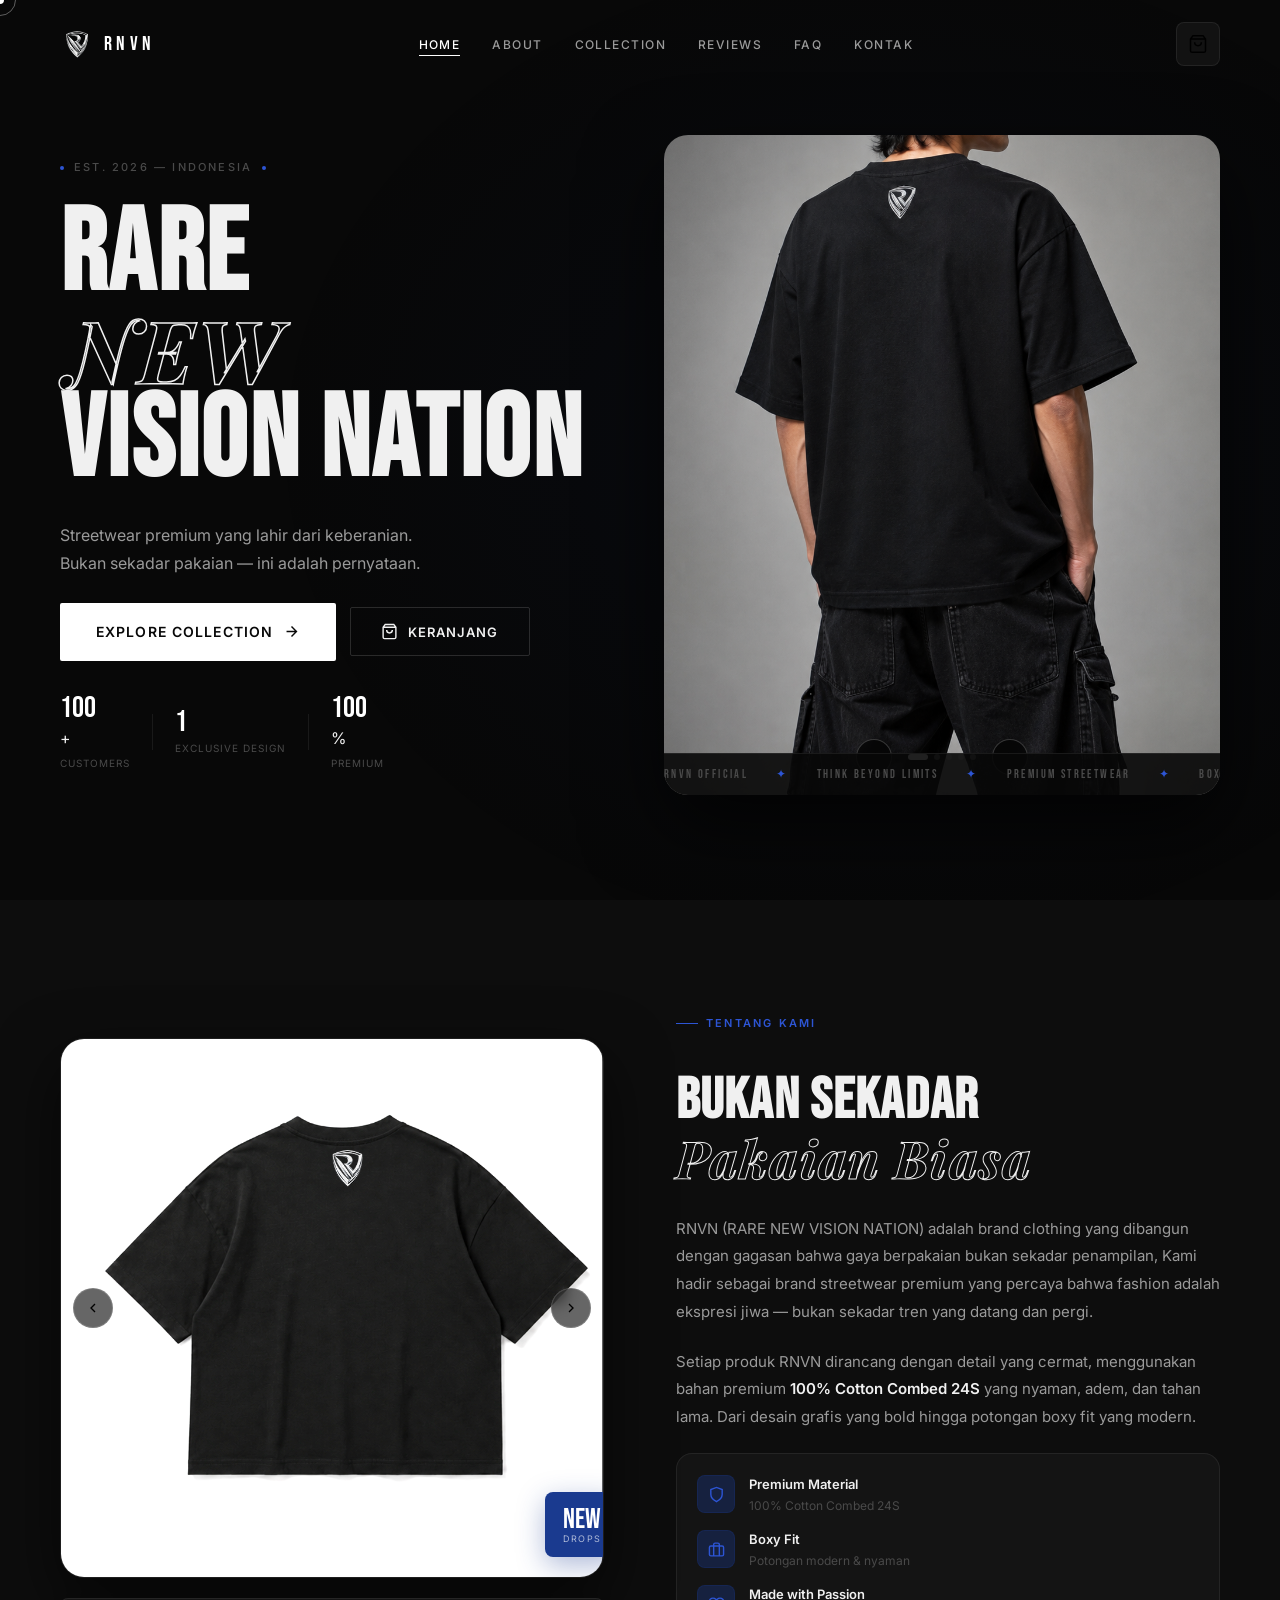
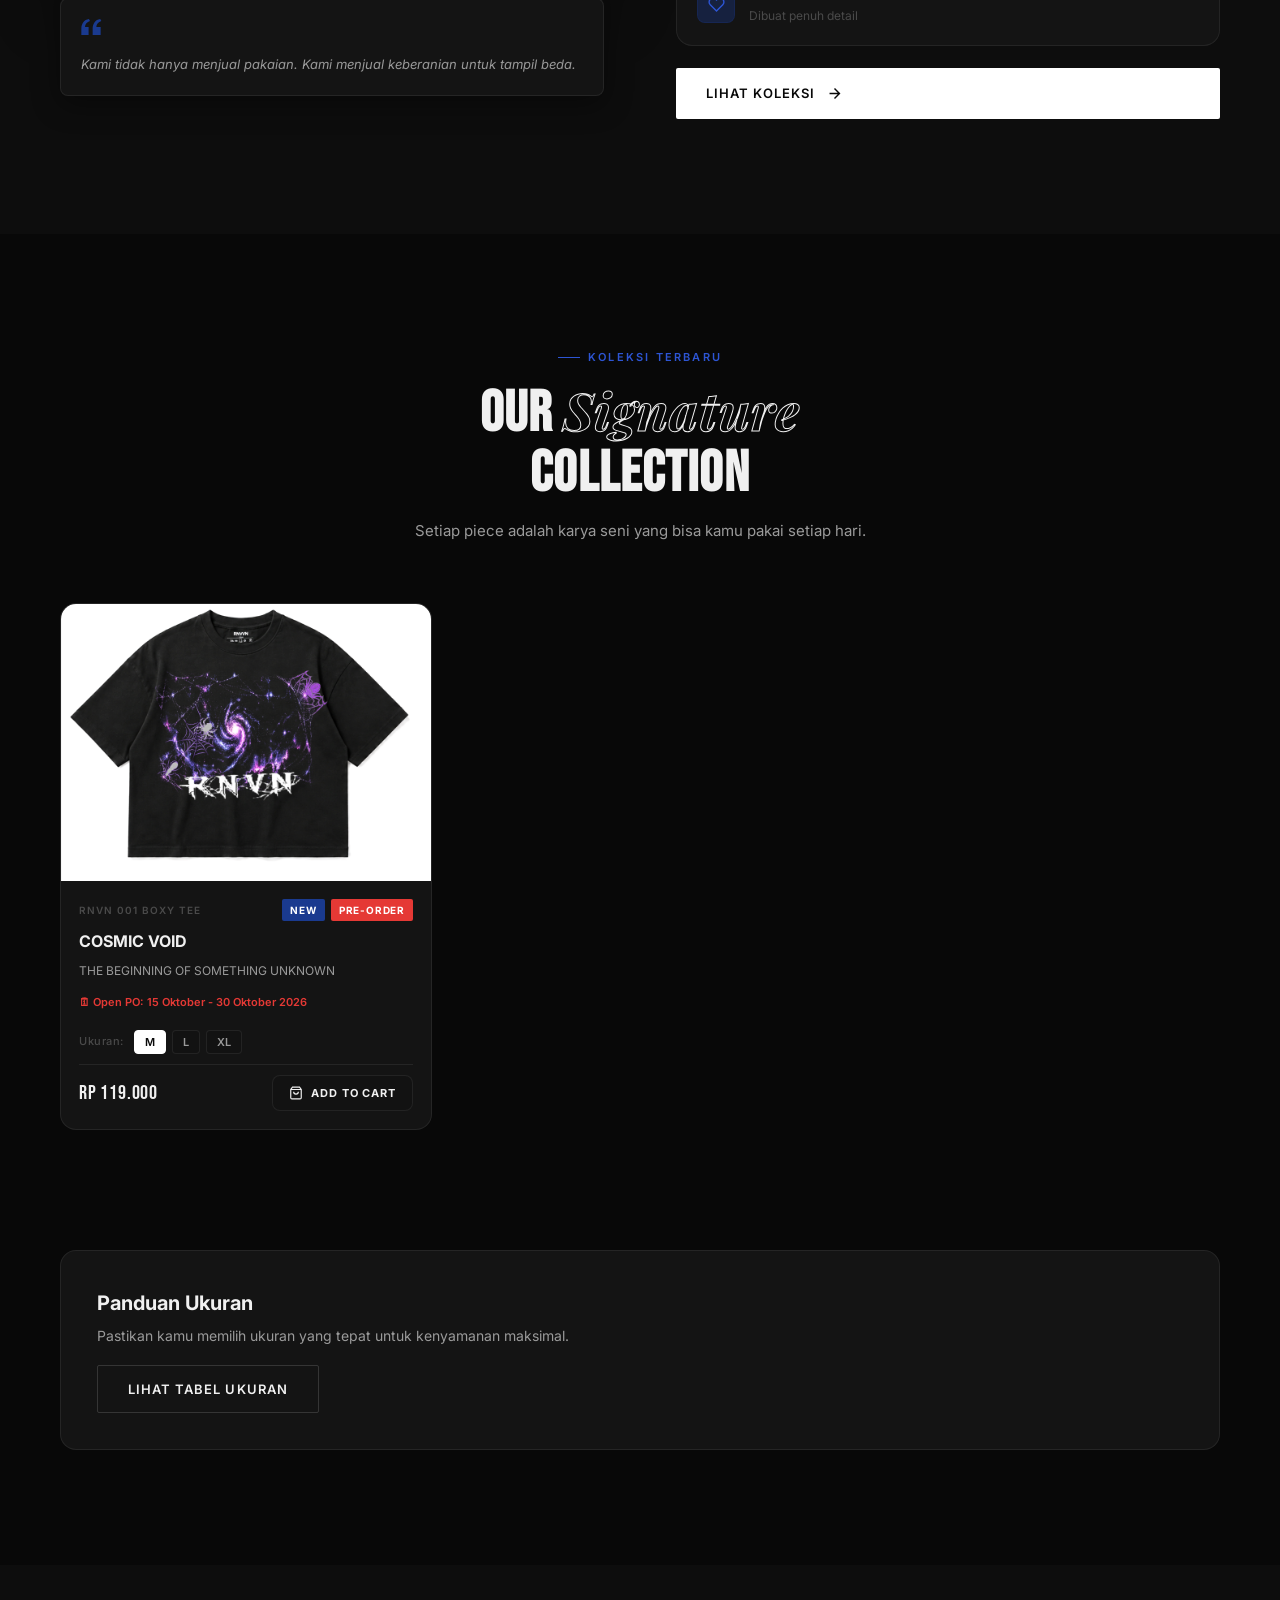
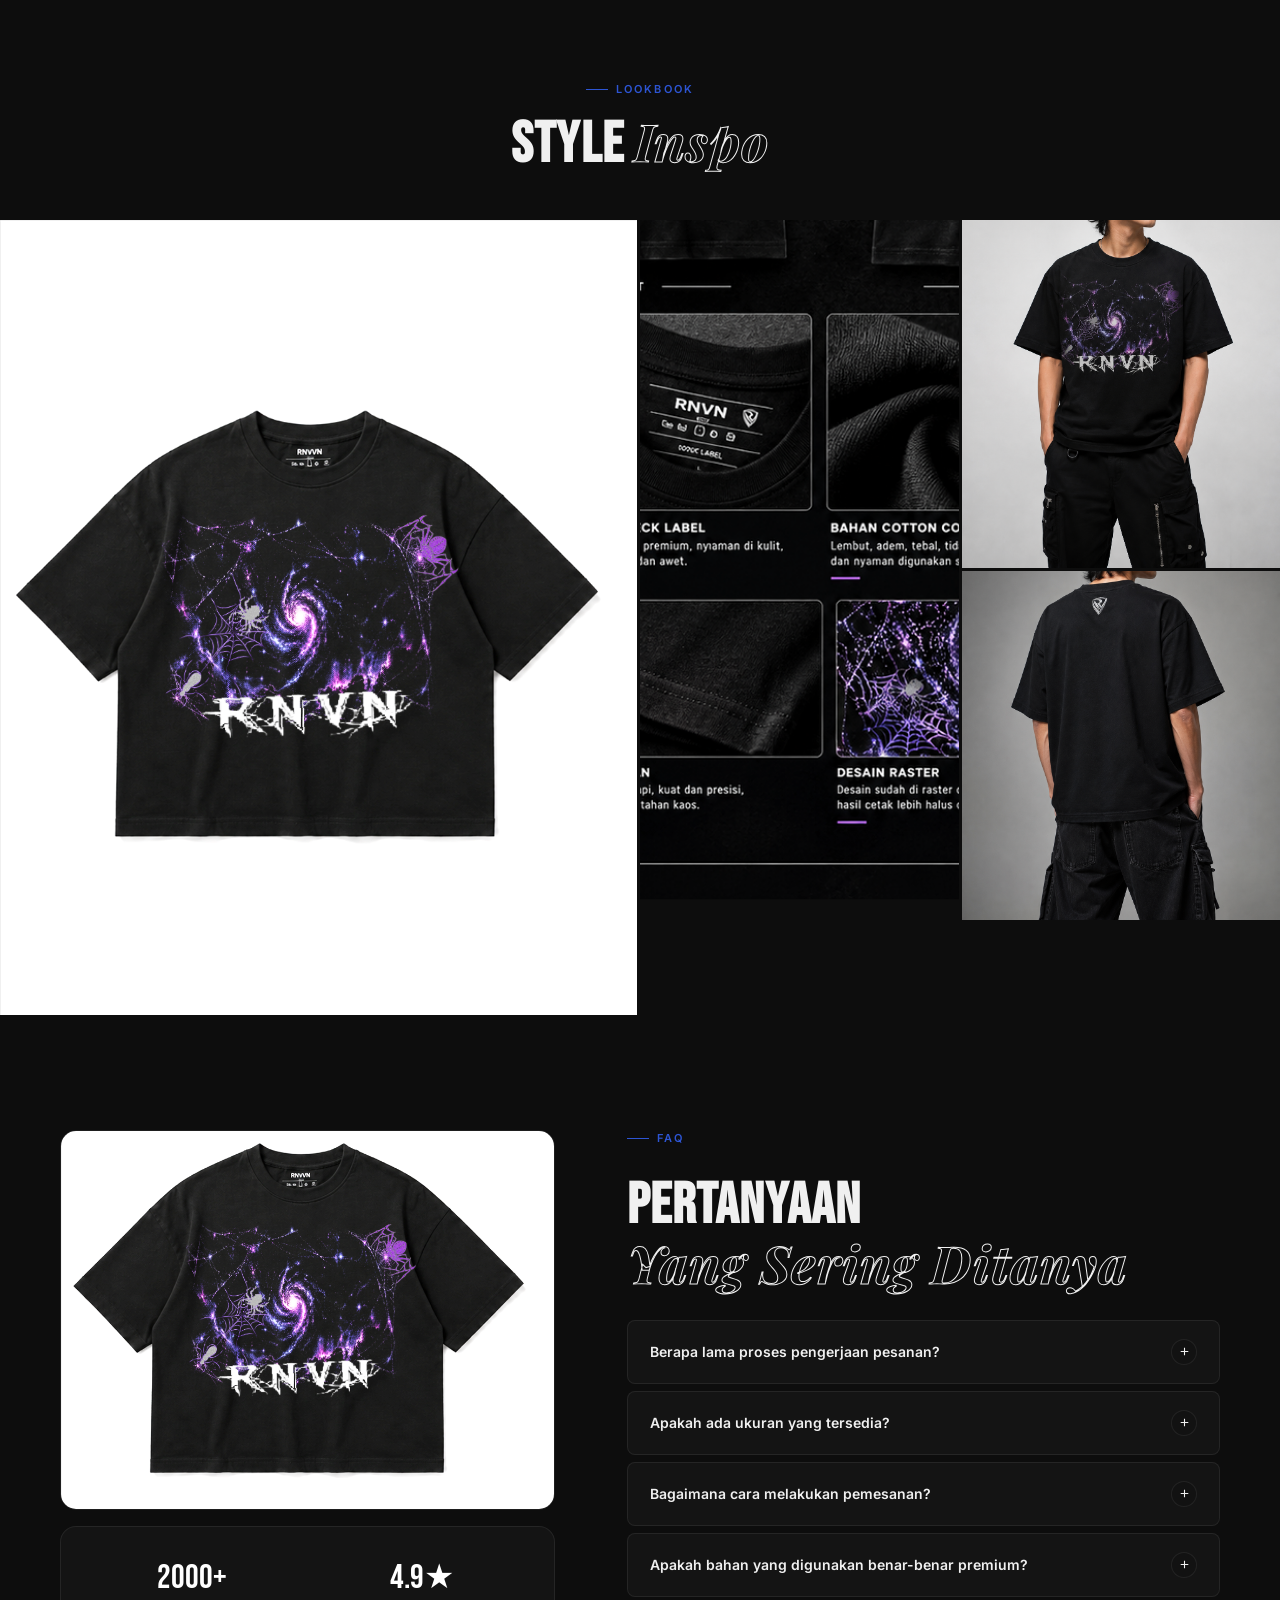
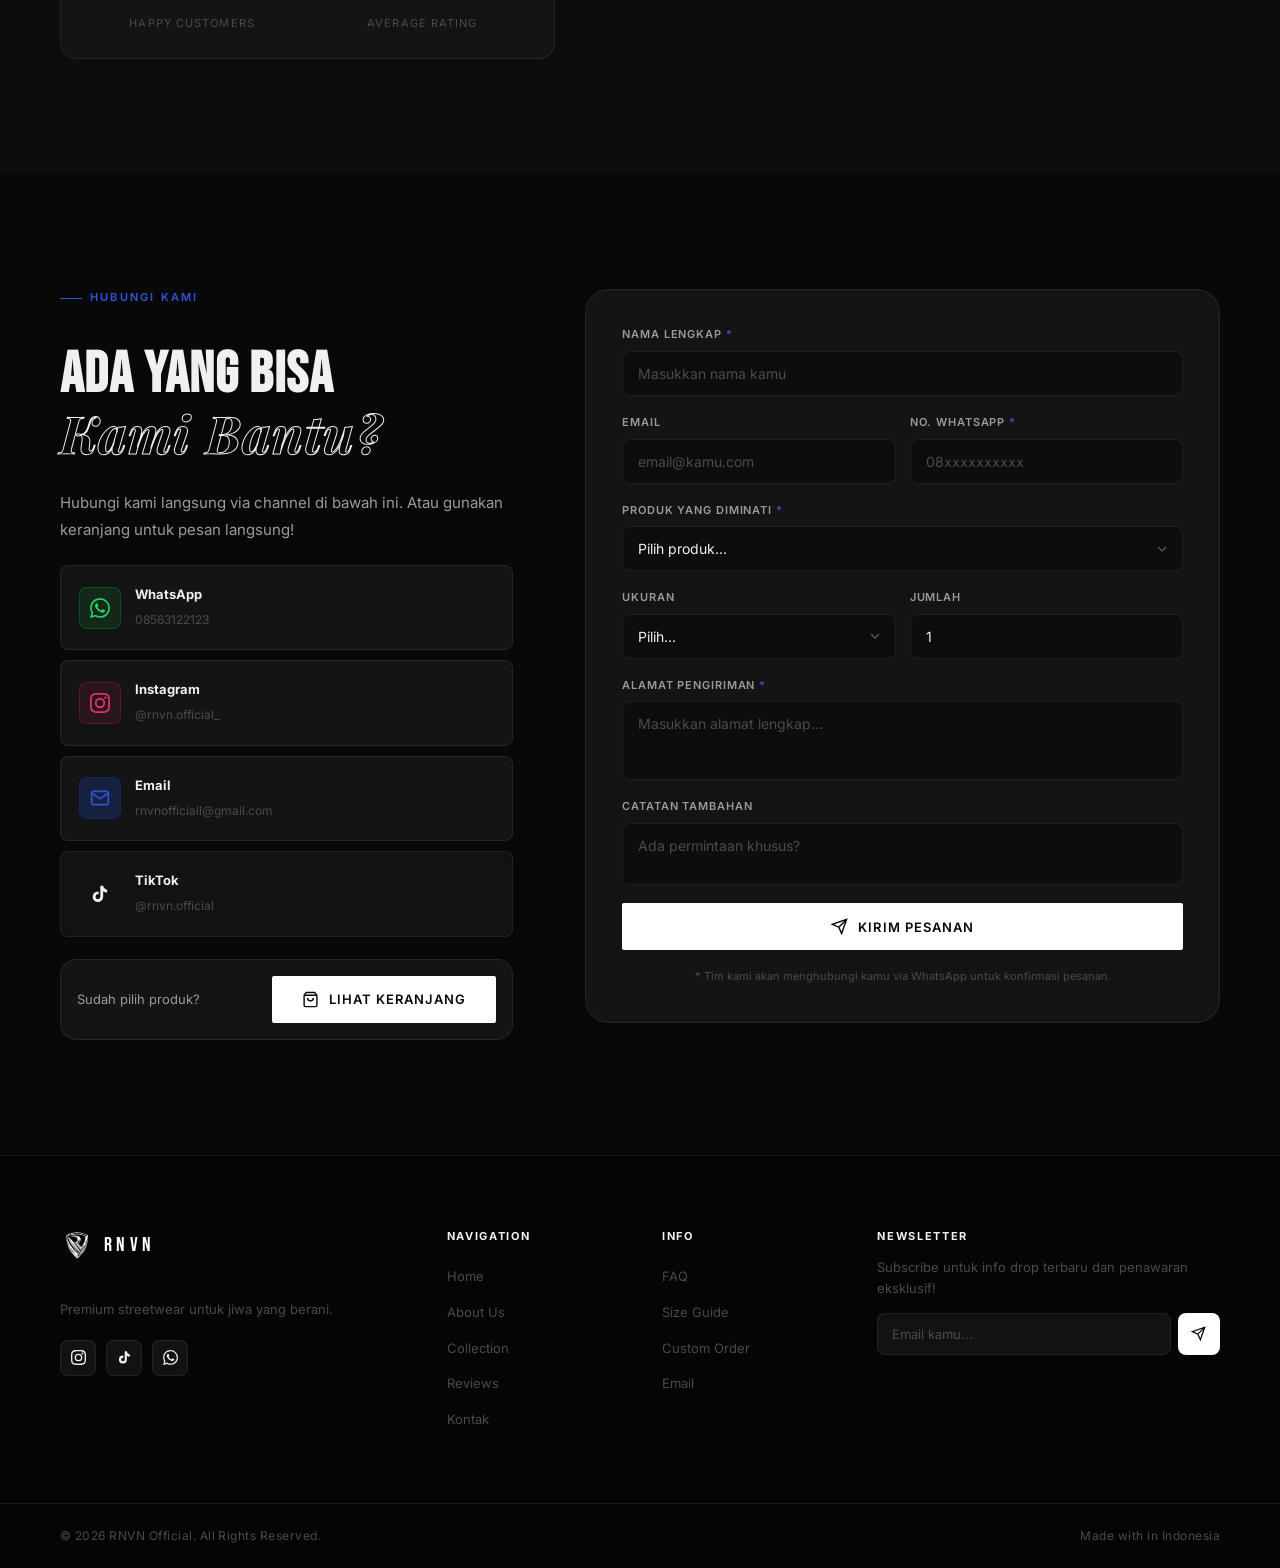
<file: website rnvn/index.html>
<!DOCTYPE html>
<html lang="id">

<head>
  <meta charset="UTF-8" />
  <meta name="viewport" content="width=device-width, initial-scale=1.0" />
  <title>RNVN Official — Premium Streetwear Indonesia</title>
  <meta name="description"
    content="RNVN Official adalah brand streetwear premium Indonesia. Temukan koleksi eksklusif dengan desain bold dan bahan premium berkualitas tinggi. Think Beyond Limits." />
  <link rel="preconnect" href="https://fonts.googleapis.com" />
  <link rel="preconnect" href="https://fonts.gstatic.com" crossorigin />
  <link
    href="https://fonts.googleapis.com/css2?family=Bebas+Neue&family=Inter:wght@300;400;500;600;700&family=Playfair+Display:ital,wght@0,700;1,400&display=swap"
    rel="stylesheet" />
  <link rel="stylesheet" href="style.css" />
</head>

<body>

  <!-- ══ LOADER ══ -->
  <div id="loader" class="loader">
    <div class="loader-inner">
      <img src="logo rnvn vector.png" alt="RNVN Logo" class="loader-logo" />
      <p class="loader-text">RNVN OFFICIAL</p>
      <div class="loader-bar">
        <div class="loader-progress"></div>
      </div>
    </div>
  </div>

  <!-- ══ CURSOR ══ -->
  <div id="cursor" class="cursor"></div>
  <div id="cursor-follower" class="cursor-follower"></div>

  <!-- ══════════════════════════════════════════════════
       CART SIDEBAR
  ══════════════════════════════════════════════════ -->
  <div class="cart-overlay" id="cart-overlay"></div>
  <aside class="cart-sidebar" id="cart-sidebar">
    <div class="cart-header">
      <div class="cart-title">
        <svg viewBox="0 0 24 24" fill="none" stroke="currentColor" stroke-width="1.5">
          <path d="M6 2L3 6v14a2 2 0 002 2h14a2 2 0 002-2V6l-3-4zM3 6h18M16 10a4 4 0 01-8 0" />
        </svg>
        <h3>Keranjang Belanja</h3>
        <span class="cart-count-label" id="cart-count-label">0 item</span>
      </div>
      <button class="cart-close" id="cart-close" aria-label="Tutup keranjang">
        <svg viewBox="0 0 24 24" fill="none" stroke="currentColor" stroke-width="2">
          <path d="M18 6L6 18M6 6l12 12" />
        </svg>
      </button>
    </div>

    <div class="cart-body" id="cart-body">
      <!-- Empty State -->
      <div class="cart-empty" id="cart-empty">
        <div class="cart-empty-icon">
          <svg viewBox="0 0 24 24" fill="none" stroke="currentColor" stroke-width="1">
            <path d="M6 2L3 6v14a2 2 0 002 2h14a2 2 0 002-2V6l-3-4zM3 6h18M16 10a4 4 0 01-8 0" />
          </svg>
        </div>
        <p>Keranjang masih kosong</p>
        <span>Tambahkan produk favoritmu!</span>
        <button class="btn btn-primary btn-sm" onclick="closeCart()">Mulai Belanja</button>
      </div>
      <!-- Items will be injected here -->
      <div class="cart-items" id="cart-items"></div>
    </div>

    <div class="cart-footer" id="cart-footer" style="display:none;">
      <div class="cart-summary">
        <div class="cart-summary-row">
          <span>Subtotal</span>
          <span id="cart-subtotal">Rp 0</span>
        </div>
        <div class="cart-summary-row">
          <span>Ongkir</span>
          <span class="cart-ongkir">Dihitung saat checkout</span>
        </div>
        <div class="cart-summary-row total">
          <span>Total</span>
          <span id="cart-total">Rp 0</span>
        </div>
      </div>
      <button class="btn btn-primary btn-full" id="checkout-btn">
        <svg viewBox="0 0 24 24" fill="none" stroke="currentColor" stroke-width="2">
          <path d="M22 2L11 13M22 2l-7 20-4-9-9-4 20-7z" />
        </svg>
        <span>Checkout via WhatsApp</span>
      </button>
      <button class="btn btn-ghost btn-full" onclick="closeCart()">Lanjut Belanja</button>
    </div>
  </aside>

  <!-- ══════════════════════════════════════════════════
       NAVBAR
  ══════════════════════════════════════════════════ -->
  <nav id="navbar" class="navbar">
    <div class="nav-container">
      <a href="#hero" class="nav-logo">
        <img src="logo rnvn vector.png" alt="RNVN" class="nav-logo-img" />
        <span class="nav-brand">RNVN</span>
      </a>
      <ul class="nav-links" id="nav-links">
        <li><a href="#hero" class="nav-link">Home</a></li>
        <li><a href="#about" class="nav-link">About</a></li>
        <li><a href="#collection" class="nav-link">Collection</a></li>
        <li><a href="#testimonials" class="nav-link">Reviews</a></li>
        <li><a href="#faq" class="nav-link">FAQ</a></li>
        <li><a href="#contact" class="nav-link">Kontak</a></li>
      </ul>
      <div class="nav-actions">
        <button class="nav-cart-btn" id="nav-cart-btn" aria-label="Buka keranjang">
          <svg viewBox="0 0 24 24" fill="none" stroke="currentColor" stroke-width="1.8">
            <path d="M6 2L3 6v14a2 2 0 002 2h14a2 2 0 002-2V6l-3-4zM3 6h18M16 10a4 4 0 01-8 0" />
          </svg>
          <span class="cart-badge" id="cart-badge" style="display:none;">0</span>
        </button>
        <button class="hamburger" id="hamburger" aria-label="Menu">
          <span></span><span></span><span></span>
        </button>
      </div>
    </div>
  </nav>

  <!-- ══════════════════════════════════════════════════
       HERO
  ══════════════════════════════════════════════════ -->
  <section id="hero" class="hero">
    <div class="hero-bg-glow"></div>
    <div class="hero-content">
      <div class="hero-eyebrow reveal">
        <span class="dot"></span>
        <span>Est. 2026 — Indonesia</span>
        <span class="dot"></span>
      </div>
      <h1 class="hero-title">
        <span class="hero-line reveal" style="transition-delay:0.1s">RARE</span>
        <span class="hero-line italic reveal" style="transition-delay:0.25s">NEW</span>
        <span class="hero-line reveal" style="transition-delay:0.4s">VISION NATION</span>
      </h1>
      <p class="hero-subtitle reveal" style="transition-delay:0.55s">
        Streetwear premium yang lahir dari keberanian.<br />
        Bukan sekadar pakaian — ini adalah pernyataan.
      </p>
      <div class="hero-cta reveal" style="transition-delay:0.65s">
        <a href="#collection" class="btn btn-primary btn-hero">
          <span>Explore Collection</span>
          <svg viewBox="0 0 24 24" fill="none" stroke="currentColor" stroke-width="2">
            <path d="M5 12h14M12 5l7 7-7 7" />
          </svg>
        </a>
        <button class="btn btn-ghost" onclick="document.getElementById('nav-cart-btn').click()">
          <svg viewBox="0 0 24 24" fill="none" stroke="currentColor" stroke-width="2">
            <path d="M6 2L3 6v14a2 2 0 002 2h14a2 2 0 002-2V6l-3-4zM3 6h18M16 10a4 4 0 01-8 0" />
          </svg>
          <span>Keranjang</span>
        </button>
      </div>
      <div class="hero-stats reveal" style="transition-delay:0.75s">
        <div class="stat">
          <span class="stat-num" data-target="100">0</span><span>+</span>
          <span class="stat-label">Customers</span>
        </div>
        <div class="stat-divider"></div>
        <div class="stat">
          <span class="stat-num" data-target="1">0</span>
          <span class="stat-label">Exclusive Design</span>
        </div>
        <div class="stat-divider"></div>
        <div class="stat">
          <span class="stat-num" data-target="100">0</span><span>%</span>
          <span class="stat-label">Premium</span>
        </div>
      </div>
    </div>

    <!-- Hero Image Slider -->
    <div class="hero-slider-wrap reveal-right">
      <div class="hero-slider" id="hero-slider">
        <div class="hero-slide active">
          <img src="model3.png" alt="RNVN Look 1" />
        </div>
        <div class="hero-slide">
          <img src="back baju rnvn001.png" alt="RNVN Look 2" />
        </div>
        <div class="hero-slide">
          <img src="depan baju rnvn001.png" alt="RNVN Look 3" />
        </div>
        <div class="hero-slide">
          <img src="model4.png" alt="RNVN Look 4" />
        </div>
        <div class="hero-slide">
          <img src="detailvoidwear.png" alt="RNVN Look 5" />
        </div>
      </div>
      <div class="hero-slider-nav">
        <button class="hs-prev" id="hs-prev" aria-label="Prev">
          <svg viewBox="0 0 24 24" fill="none" stroke="currentColor" stroke-width="2">
            <path d="M15 18l-6-6 6-6" />
          </svg>
        </button>
        <div class="hero-slider-dots" id="hs-dots"></div>
        <button class="hs-next" id="hs-next" aria-label="Next">
          <svg viewBox="0 0 24 24" fill="none" stroke="currentColor" stroke-width="2">
            <path d="M9 18l6-6-6-6" />
          </svg>
        </button>
      </div>

      <!-- Marquee -->
      <div class="hero-marquee">
        <div class="marquee-track">
          <span>RNVN OFFICIAL</span><span class="sep">✦</span>
          <span>THINK BEYOND LIMITS</span><span class="sep">✦</span>
          <span>PREMIUM STREETWEAR</span><span class="sep">✦</span>
          <span>BOXY FIT</span><span class="sep">✦</span>
          <span>COTTON 24S</span><span class="sep">✦</span>
          <span>RNVN OFFICIAL</span><span class="sep">✦</span>
          <span>THINK BEYOND LIMITS</span><span class="sep">✦</span>
          <span>PREMIUM STREETWEAR</span><span class="sep">✦</span>
          <span>BOXY FIT</span><span class="sep">✦</span>
          <span>COTTON 24S</span><span class="sep">✦</span>
        </div>
      </div>
  </section>

  <!-- ══════════════════════════════════════════════════
       ABOUT
  ══════════════════════════════════════════════════ -->
  <section id="about" class="about section">
    <div class="container">
      <div class="about-grid">
        <div class="about-visual">
          <!-- About Image Slider -->
          <div class="about-slider-wrap reveal-left">
            <div class="about-slider" id="about-slider">
              <div class="about-slide active"><img src="voidwear2 - Salin.png" alt="RNVN Style" /></div>
              <div class="about-slide"><img src="voidwear2.png" alt="RNVN Model" /></div>
            </div>
            <button class="about-slider-btn prev" id="as-prev">
              <svg viewBox="0 0 24 24" fill="none" stroke="currentColor" stroke-width="2">
                <path d="M15 18l-6-6 6-6" />
              </svg>
            </button>
            <button class="about-slider-btn next" id="as-next">
              <svg viewBox="0 0 24 24" fill="none" stroke="currentColor" stroke-width="2">
                <path d="M9 18l6-6-6-6" />
              </svg>
            </button>
            <div class="about-slider-dots" id="as-dots"></div>
            <div class="about-badge reveal-left delay-200">
              <span class="badge-year">NEW</span>
              <span class="badge-text">DROPS</span>
            </div>
          </div>
          <div class="about-quote reveal-left delay-400">
            <svg viewBox="0 0 32 24" fill="currentColor">
              <path
                d="M0 24V14.545C0 10.788.97 7.576 2.909 4.909 4.848 2.182 7.697.606 11.394 0L12.97 2.909c-2.182.606-3.97 1.818-5.364 3.636-1.394 1.757-2.091 3.636-2.091 5.637H10.91V24H0zm16.97 0V14.545c0-3.757.97-6.97 2.909-9.636C21.818 2.182 24.667.606 28.364 0L30 2.909c-2.242.606-4.03 1.818-5.364 3.636-1.394 1.757-2.091 3.636-2.091 5.637H28.97V24H16.97z" />
            </svg>
            <p>Kami tidak hanya menjual pakaian. Kami menjual keberanian untuk tampil beda.</p>
          </div>
        </div>
        <div class="about-content">
          <div class="section-tag reveal">Tentang Kami</div>
          <h2 class="section-title reveal">Bukan Sekadar<br /><em>Pakaian Biasa</em></h2>
          <p class="about-text reveal">RNVN (RARE NEW VISION NATION) adalah brand clothing yang dibangun dengan gagasan bahwa gaya berpakaian bukan sekadar penampilan,  Kami hadir
            sebagai brand streetwear premium yang percaya bahwa fashion adalah ekspresi jiwa — bukan sekadar tren yang
            datang dan pergi.</p>
          <p class="about-text reveal delay-100">Setiap produk RNVN dirancang dengan detail yang cermat, menggunakan
            bahan premium <strong>100% Cotton Combed 24S</strong> yang nyaman, adem, dan tahan lama. Dari desain grafis
            yang bold hingga potongan boxy fit yang modern.</p>
          <div class="about-features reveal delay-200">
            <div class="feature-item">
              <div class="feature-icon"><svg viewBox="0 0 24 24" fill="none" stroke="currentColor" stroke-width="2">
                  <path d="M12 22s8-4 8-10V5l-8-3-8 3v7c0 6 8 10 8 10z" />
                </svg></div>
              <div>
                <h4>Premium Material</h4>
                <p>100% Cotton Combed 24S</p>
              </div>
            </div>
            <div class="feature-item">
              <div class="feature-icon"><svg viewBox="0 0 24 24" fill="none" stroke="currentColor" stroke-width="2">
                  <rect x="2" y="7" width="20" height="14" rx="2" />
                  <path d="M16 21V5a2 2 0 00-2-2h-4a2 2 0 00-2 2v16" />
                </svg></div>
              <div>
                <h4>Boxy Fit</h4>
                <p>Potongan modern & nyaman</p>
              </div>
            </div>
            <div class="feature-item">
              <div class="feature-icon"><svg viewBox="0 0 24 24" fill="none" stroke="currentColor" stroke-width="2">
                  <path
                    d="M20.84 4.61a5.5 5.5 0 00-7.78 0L12 5.67l-1.06-1.06a5.5 5.5 0 00-7.78 7.78l1.06 1.06L12 21.23l7.78-7.78 1.06-1.06a5.5 5.5 0 000-7.78z" />
                </svg></div>
              <div>
                <h4>Made with Passion</h4>
                <p>Dibuat penuh detail</p>
              </div>
            </div>
          </div>
          <a href="#collection" class="btn btn-primary reveal delay-300">
            <span>Lihat Koleksi</span>
            <svg viewBox="0 0 24 24" fill="none" stroke="currentColor" stroke-width="2">
              <path d="M5 12h14M12 5l7 7-7 7" />
            </svg>
          </a>
        </div>
      </div>
    </div>
  </section>

  <!-- ══════════════════════════════════════════════════
       COLLECTION — WITH PRODUCT SLIDERS & CART
  ══════════════════════════════════════════════════ -->
  <section id="collection" class="collection section">
    <div class="container">
      <div class="section-header reveal">
        <div class="section-tag">Koleksi Terbaru</div>
        <h2 class="section-title">Our <em>Signature</em><br />Collection</h2>
        <p class="section-desc">Setiap piece adalah karya seni yang bisa kamu pakai setiap hari.</p>
      </div>

      <!-- Filter kategori dihapus karena fokus ke 1 produk -->

      <div class="products-grid" id="products-grid">

        <!-- PRODUCT 3: Void Wear -->
        <div class="product-card reveal delay-200" data-category="tee" data-id="void-wear" data-name="Void Wear Tee"
        data-price="199000" data-img="voidweaar.png">
        <div class="product-img-wrap">
          <div class="pslider" data-product="void-wear">
            <div class="pslide active"><img src="voidwear2.png" alt="Void Wear" loading="lazy" /></div>
            <div class="pslide"><img src="voidwear2 - Salin.png" alt="Void Detail" loading="lazy" /></div>
            <div class="pslide"><img src="detailvoidwear - Salin.png" alt="Void Detail 2" loading="lazy" /></div>
          </div>
          <button class="pslide-btn prev" aria-label="Prev photo">
            <svg viewBox="0 0 24 24" fill="none" stroke="currentColor" stroke-width="2.5">
              <path d="M15 18l-6-6 6-6" />
            </svg>
          </button>
          <button class="pslide-btn next" aria-label="Next photo">
            <svg viewBox="0 0 24 24" fill="none" stroke="currentColor" stroke-width="2.5">
              <path d="M9 18l6-6-6-6" />
            </svg>
          </button>
          <div class="pslide-dots"></div>
          <div class="product-wishlist">
            <svg viewBox="0 0 24 24" fill="none" stroke="currentColor" stroke-width="2">
              <path
                d="M20.84 4.61a5.5 5.5 0 00-7.78 0L12 5.67l-1.06-1.06a5.5 5.5 0 00-7.78 7.78l1.06 1.06L12 21.23l7.78-7.78 1.06-1.06a5.5 5.5 0 000-7.78z" />
            </svg>
          </div>
        </div>
        <div class="product-info">
          <div class="product-meta">
            <span class="product-cat">rnvn 001 Boxy Tee</span>
            <div style="display:flex; gap:6px;">
              <span style="font-size:10px; font-weight:700; background:var(--accent); color:#fff; padding:3px 8px; border-radius:2px; letter-spacing:0.08em;">NEW</span>
              <span style="font-size:10px; font-weight:700; background:var(--red); color:#fff; padding:3px 8px; border-radius:2px; letter-spacing:0.08em;">PRE-ORDER</span>
            </div>
          </div>
          <h3 class="product-name">COSMIC VOID</h3>
          <p class="product-desc">THE BEGINNING OF SOMETHING UNKNOWN</p>
          <p style="font-size:11px; font-weight:600; color:var(--red); margin-top:4px; margin-bottom:8px;">🗓 Open PO: 15 Oktober - 30 Oktober 2026</p>
          <div class="product-size-select">
            <span>Ukuran:</span>
            <div class="size-options">
              <button class="size-opt active" data-size="M">M</button>
              <button class="size-opt" data-size="L">L</button>
              <button class="size-opt" data-size="XL">XL</button>
            </div>
          </div>
          <div class="product-footer">
            <div class="product-price-wrap">
              <span class="product-price">Rp 119.000</span>
            </div>
            <button class="add-to-cart-btn" data-id="void-wear" data-name="Void Wear Tee" data-price="119000"
              data-img="voidweaar.png">
              <svg viewBox="0 0 24 24" fill="none" stroke="currentColor" stroke-width="2">
                <path d="M6 2L3 6v14a2 2 0 002 2h14a2 2 0 002-2V6l-3-4zM3 6h18M16 10a4 4 0 01-8 0" />
              </svg>
              <span>Add to Cart</span>
            </button>
          </div>
        </div>
      </div>
    </div><!-- /products-grid -->

    <!-- Size Guide -->
    <div class="size-guide-section reveal">
      <div class="size-guide-content">
        <div class="size-guide-text">
          <h3>Panduan Ukuran</h3>
          <p>Pastikan kamu memilih ukuran yang tepat untuk kenyamanan maksimal.</p>
          <button class="btn btn-outline" id="size-toggle">Lihat Tabel Ukuran</button>
        </div>
        <div class="size-table-wrap" id="size-table" style="display:none;">
          <img src="table ukuran.png" alt="Tabel Ukuran RNVN" class="size-table-img" loading="lazy" />
        </div>
      </div>
    </div>
    </div>
  </section>

  <!-- ══════════════════════════════════════════════════
       LOOKBOOK
  ══════════════════════════════════════════════════ -->
  <section class="lookbook section">
    <div class="lookbook-header reveal">
      <div class="section-tag">Lookbook</div>
      <h2 class="section-title">Style <em>Inspo</em></h2>
    </div>
    <div class="lookbook-grid">
      <div class="lookbook-item large reveal-left">
        <img src="voidwear2.png" alt="RNVN Lookbook" loading="lazy" />
        <div class="lookbook-overlay"><span>cosmic void</span></div>
      </div>
      <div class="lookbook-col">
        <div class="lookbook-item reveal delay-100">
          <img src="model4.png" alt="RNVN Style" loading="lazy" />
          <div class="lookbook-overlay"><span>front view</span></div>
        </div>
        <div class="lookbook-item reveal delay-200">
          <img src="model3.png" alt="RNVN Look" loading="lazy" />
          <div class="lookbook-overlay"><span>back view</span></div>
        </div>
      </div>
      <div class="lookbook-item tall reveal-right">
        <img src="detailvoidwear - Salin.png" alt="RNVN Premium" loading="lazy" />
        <div class="lookbook-overlay"><span>detail</span></div>
      </div>
    </div>
  </section>

  <!-- ══════════════════════════════════════════════════
       FAQ
  ══════════════════════════════════════════════════ -->
  <section id="faq" class="faq section">
    <div class="container">
      <div class="faq-grid">
        <div class="faq-visual reveal-left">
          <div class="faq-img-wrap"><img src="voidwear2.png" alt="RNVN FAQ" loading="lazy" /></div>
          <div class="faq-stat-card">
            <div class="faq-stat"><span class="faq-stat-num">2000+</span><span>Happy Customers</span></div>
            <div class="faq-stat"><span class="faq-stat-num">4.9★</span><span>Average Rating</span></div>
          </div>
        </div>
        <div class="faq-content">
          <div class="section-tag reveal">FAQ</div>
          <h2 class="section-title reveal">Pertanyaan<br /><em>Yang Sering Ditanya</em></h2>
          <div class="faq-list">
            <div class="faq-item reveal">
              <button class="faq-question" aria-expanded="false"><span>Berapa lama proses pengerjaan pesanan?</span>
                <div class="faq-icon"><svg viewBox="0 0 24 24" fill="none" stroke="currentColor" stroke-width="2">
                    <path d="M12 5v14M5 12h14" />
                  </svg></div>
              </button>
              <div class="faq-answer">
                <p>Karena menggunakan sistem Pre-Order (PO), proses pengerjaan pesanan biasanya membutuhkan waktu 14-20 hari kerja setelah masa PO ditutup.</p>
              </div>
            </div>
            <div class="faq-item reveal delay-100">
              <button class="faq-question" aria-expanded="false"><span>Apakah ada ukuran yang tersedia?</span>
                <div class="faq-icon"><svg viewBox="0 0 24 24" fill="none" stroke="currentColor" stroke-width="2">
                    <path d="M12 5v14M5 12h14" />
                  </svg></div>
              </button>
              <div class="faq-answer">
                <p>Kami menyediakan ukuran M, L, dan XL untuk produk COSMIC VOID. Untuk detail ukuran yang lebih spesifik, silakan lihat tabel ukuran di halaman koleksi.</p>
              </div>
            </div>
            <div class="faq-item reveal delay-200">
              <button class="faq-question" aria-expanded="false"><span>Bagaimana cara melakukan pemesanan?</span>
                <div class="faq-icon"><svg viewBox="0 0 24 24" fill="none" stroke="currentColor" stroke-width="2">
                    <path d="M12 5v14M5 12h14" />
                  </svg></div>
              </button>
              <div class="faq-answer">
                <p>Tambahkan produk ke keranjang, isi form pemesanan di bagian paling bawah web ini, lalu klik "Lihat Keranjang" dan "Checkout via WhatsApp". Tim kami akan merespons pesananmu.</p>
              </div>
            </div>
            <div class="faq-item reveal delay-300">
              <button class="faq-question" aria-expanded="false"><span>Apakah bahan yang digunakan benar-benar premium?</span>
                <div class="faq-icon"><svg viewBox="0 0 24 24" fill="none" stroke="currentColor" stroke-width="2">
                    <path d="M12 5v14M5 12h14" />
                  </svg></div>
              </button>
              <div class="faq-answer">
                <p>Tentu! Produk COSMIC VOID menggunakan bahan Cotton Combed berkualitas tinggi. Lembut, adem, tidak mudah kusut, dan tahan lama.</p>
              </div>
            </div>
          </div>
        </div>
      </div>
    </div>
  </section>

  <!-- ══════════════════════════════════════════════════
       CONTACT
  ══════════════════════════════════════════════════ -->
  <section id="contact" class="contact section">
    <div class="container">
      <div class="contact-grid">
        <div class="contact-info">
          <div class="section-tag reveal">Hubungi Kami</div>
          <h2 class="section-title reveal">Ada yang bisa<br /><em>Kami Bantu?</em></h2>
          <p class="reveal">Hubungi kami langsung via channel di bawah ini. Atau gunakan keranjang untuk pesan langsung!
          </p>
          <div class="contact-channels reveal delay-100">
            <a href="https://wa.me/6208563122123?text=Halo%20RNVN!%20Saya%20tertarik%20dengan%20produk%20COSMIC%20VOID.%20Boleh%20saya%20tanya-tanya%20lebih%20lanjut%3F%20%F0%9F%91%8D" target="_blank" class="contact-channel whatsapp">
              <div class="channel-icon"><svg viewBox="0 0 24 24" fill="currentColor">
                  <path
                    d="M17.472 14.382c-.297-.149-1.758-.867-2.03-.967-.273-.099-.471-.148-.67.15-.197.297-.767.966-.94 1.164-.173.199-.347.223-.644.075-.297-.15-1.255-.463-2.39-1.475-.883-.788-1.48-1.761-1.653-2.059-.173-.297-.018-.458.13-.606.134-.133.298-.347.446-.52.149-.174.198-.298.298-.497.099-.198.05-.371-.025-.52-.075-.149-.669-1.612-.916-2.207-.242-.579-.487-.5-.669-.51-.173-.008-.371-.01-.57-.01-.198 0-.52.074-.792.372-.272.297-1.04 1.016-1.04 2.479 0 1.462 1.065 2.875 1.213 3.074.149.198 2.096 3.2 5.077 4.487.709.306 1.262.489 1.694.625.712.227 1.36.195 1.871.118.571-.085 1.758-.719 2.006-1.413.248-.694.248-1.289.173-1.413-.074-.124-.272-.198-.57-.347m-5.421 7.403h-.004a9.87 9.87 0 01-5.031-1.378l-.361-.214-3.741.982.998-3.648-.235-.374a9.86 9.86 0 01-1.51-5.26c.001-5.45 4.436-9.884 9.888-9.884 2.64 0 5.122 1.03 6.988 2.898a9.825 9.825 0 012.893 6.994c-.003 5.45-4.437 9.884-9.885 9.884m8.413-18.297A11.815 11.815 0 0012.05 0C5.495 0 .16 5.335.157 11.892c0 2.096.547 4.142 1.588 5.945L.057 24l6.305-1.654a11.882 11.882 0 005.683 1.448h.005c6.554 0 11.89-5.335 11.893-11.893a11.821 11.821 0 00-3.48-8.413z" />
                </svg></div>
              <div><strong>WhatsApp</strong><span>08563122123</span></div>
            </a>
            <a href="https://instagram.com/rnvn.official_" target="_blank" class="contact-channel instagram">
              <div class="channel-icon"><svg viewBox="0 0 24 24" fill="currentColor">
                  <path
                    d="M12 2.163c3.204 0 3.584.012 4.85.07 3.252.148 4.771 1.691 4.919 4.919.058 1.265.069 1.645.069 4.849 0 3.205-.012 3.584-.069 4.849-.149 3.225-1.664 4.771-4.919 4.919-1.266.058-1.644.07-4.85.07-3.204 0-3.584-.012-4.849-.07-3.26-.149-4.771-1.699-4.919-4.92-.058-1.265-.07-1.644-.07-4.849 0-3.204.013-3.583.07-4.849.149-3.227 1.664-4.771 4.919-4.919 1.266-.057 1.645-.069 4.849-.069zM12 0C8.741 0 8.333.014 7.053.072 2.695.272.273 2.69.073 7.052.014 8.333 0 8.741 0 12c0 3.259.014 3.668.072 4.948.2 4.358 2.618 6.78 6.98 6.98C8.333 23.986 8.741 24 12 24c3.259 0 3.668-.014 4.948-.072 4.354-.2 6.782-2.618 6.979-6.98.059-1.28.073-1.689.073-4.948 0-3.259-.014-3.667-.072-4.947-.196-4.354-2.617-6.78-6.979-6.98C15.668.014 15.259 0 12 0zm0 5.838a6.162 6.162 0 100 12.324 6.162 6.162 0 000-12.324zM12 16a4 4 0 110-8 4 4 0 010 8zm6.406-11.845a1.44 1.44 0 100 2.881 1.44 1.44 0 000-2.881z" />
                </svg></div>
              <div><strong>Instagram</strong><span>@rnvn.official_</span></div>
            </a>
            <a href="mailto:rnvnofficiall@gmail.com" class="contact-channel email">
              <div class="channel-icon"><svg viewBox="0 0 24 24" fill="none" stroke="currentColor" stroke-width="2">
                  <path d="M4 4h16c1.1 0 2 .9 2 2v12c0 1.1-.9 2-2 2H4c-1.1 0-2-.9-2-2V6c0-1.1.9-2 2-2z" />
                  <polyline points="22,6 12,13 2,6" />
                </svg></div>
              <div><strong>Email</strong><span>rnvnofficiall@gmail.com</span></div>
            </a>
            <a href="https://tiktok.com/@rnvn.official" target="_blank" class="contact-channel" style="background:var(--bg-3);border:1px solid var(--border);">
              <div class="channel-icon"><svg viewBox="0 0 24 24" fill="currentColor">
                  <path d="M19.59 6.69a4.83 4.83 0 01-3.77-4.25V2h-3.45v13.67a2.89 2.89 0 01-2.88 2.5 2.89 2.89 0 01-2.89-2.89 2.89 2.89 0 012.89-2.89c.28 0 .54.04.79.1V9.01a6.33 6.33 0 00-.79-.05 6.34 6.34 0 00-6.34 6.34 6.34 6.34 0 006.34 6.34 6.34 6.34 0 006.33-6.34V8.69a8.18 8.18 0 004.79 1.54V6.79a4.85 4.85 0 01-1.02-.1z"/>
                </svg></div>
              <div><strong>TikTok</strong><span>@rnvn.official</span></div>
            </a>
          </div>
          <div class="contact-cta-cart reveal delay-200">
            <p>Sudah pilih produk?</p>
            <button class="btn btn-primary" id="open-cart-contact">
              <svg viewBox="0 0 24 24" fill="none" stroke="currentColor" stroke-width="2">
                <path d="M6 2L3 6v14a2 2 0 002 2h14a2 2 0 002-2V6l-3-4zM3 6h18M16 10a4 4 0 01-8 0" />
              </svg>
              <span>Lihat Keranjang</span>
              <span class="cart-badge-inline" id="cart-badge-inline" style="display:none">0</span>
            </button>
          </div>
        </div>

        <div class="contact-form-wrap reveal delay-200">
          <form class="contact-form" id="order-form" novalidate>
            <div class="form-group">
              <label for="name">Nama Lengkap <span class="required">*</span></label>
              <input type="text" id="name" name="name" placeholder="Masukkan nama kamu" required />
            </div>
            <div class="form-row">
              <div class="form-group">
                <label for="email">Email</label>
                <input type="email" id="email" name="email" placeholder="email@kamu.com" />
              </div>
              <div class="form-group">
                <label for="phone">No. WhatsApp <span class="required">*</span></label>
                <input type="tel" id="phone" name="phone" placeholder="08xxxxxxxxxx" required />
              </div>
            </div>
            <div class="form-group">
              <label for="product">Produk yang Diminati <span class="required">*</span></label>
              <select id="product" name="product" required>
                <option value="">Pilih produk...</option>
                <option value="void-wear">COSMIC VOID — Rp 119.000</option>
                <option value="custom">Custom Order</option>
              </select>
            </div>
            <div class="form-row">
              <div class="form-group">
                <label for="size">Ukuran</label>
                <select id="size" name="size">
                  <option value="">Pilih...</option>
                  <option value="M">M</option>
                  <option value="L">L</option>
                  <option value="XL">XL</option>
                </select>
              </div>
              <div class="form-group">
                <label for="qty">Jumlah</label>
                <input type="number" id="qty" name="qty" placeholder="1" min="1" value="1" />
              </div>
            </div>
            <div class="form-group">
              <label for="address">Alamat Pengiriman <span class="required">*</span></label>
              <textarea id="address" name="address" rows="3" placeholder="Masukkan alamat lengkap..."
                required></textarea>
            </div>
            <div class="form-group">
              <label for="notes">Catatan Tambahan</label>
              <textarea id="notes" name="notes" rows="2" placeholder="Ada permintaan khusus?"></textarea>
            </div>
            <button type="submit" class="btn btn-primary btn-full" id="submit-btn">
              <svg viewBox="0 0 24 24" fill="none" stroke="currentColor" stroke-width="2">
                <path d="M22 2L11 13M22 2l-7 20-4-9-9-4 20-7z" />
              </svg>
              <span>Kirim Pesanan</span>
            </button>
            <p class="form-note">* Tim kami akan menghubungi kamu via WhatsApp untuk konfirmasi pesanan.</p>
          </form>
          <div class="form-success" id="form-success" style="display:none;">
            <div class="success-icon">✓</div>
            <h3>Pesanan Diterima!</h3>
            <p>Tim kami akan segera menghubungi kamu via WhatsApp dalam 1×24 jam. Terima kasih!</p>
          </div>
        </div>
      </div>
    </div>
  </section>

  <!-- ══════════════════════════════════════════════════
       FOOTER
  ══════════════════════════════════════════════════ -->
  <footer class="footer">
    <div class="footer-top">
      <div class="container">
        <div class="footer-grid">
          <div class="footer-brand">
            <a href="#hero" class="footer-logo"><img src="logo rnvn vector.png" alt="RNVN" /><span>RNVN</span></a>
            <p class="footer-tagline"><br />Premium streetwear untuk jiwa yang berani.</p>
            <div class="footer-socials">
              <a href="https://instagram.com/rnvn.official" target="_blank" class="social-link"
                aria-label="Instagram"><svg viewBox="0 0 24 24" fill="currentColor">
                  <path
                    d="M12 2.163c3.204 0 3.584.012 4.85.07 3.252.148 4.771 1.691 4.919 4.919.058 1.265.069 1.645.069 4.849 0 3.205-.012 3.584-.069 4.849-.149 3.225-1.664 4.771-4.919 4.919-1.266.058-1.644.07-4.85.07-3.204 0-3.584-.012-4.849-.07-3.26-.149-4.771-1.699-4.919-4.92-.058-1.265-.07-1.644-.07-4.849 0-3.204.013-3.583.07-4.849.149-3.227 1.664-4.771 4.919-4.919 1.266-.057 1.645-.069 4.849-.069zM12 0C8.741 0 8.333.014 7.053.072 2.695.272.273 2.69.073 7.052.014 8.333 0 8.741 0 12c0 3.259.014 3.668.072 4.948.2 4.358 2.618 6.78 6.98 6.98C8.333 23.986 8.741 24 12 24c3.259 0 3.668-.014 4.948-.072 4.354-.2 6.782-2.618 6.979-6.98.059-1.28.073-1.689.073-4.948 0-3.259-.014-3.667-.072-4.947-.196-4.354-2.617-6.78-6.979-6.98C15.668.014 15.259 0 12 0zm0 5.838a6.162 6.162 0 100 12.324 6.162 6.162 0 000-12.324zM12 16a4 4 0 110-8 4 4 0 010 8zm6.406-11.845a1.44 1.44 0 100 2.881 1.44 1.44 0 000-2.881z" />
                </svg></a>
              <a href="https://tiktok.com/@rnvn.official" target="_blank" class="social-link" aria-label="TikTok"><svg
                  viewBox="0 0 24 24" fill="currentColor">
                  <path
                    d="M19.59 6.69a4.83 4.83 0 01-3.77-4.25V2h-3.45v13.67a2.89 2.89 0 01-2.88 2.5 2.89 2.89 0 01-2.89-2.89 2.89 2.89 0 012.89-2.89c.28 0 .54.04.79.1V9.01a6.27 6.27 0 00-.79-.05 6.34 6.34 0 00-6.34 6.34 6.34 6.34 0 006.34 6.34 6.34 6.34 0 006.33-6.34V9.32a8.16 8.16 0 004.77 1.52V7.39a4.85 4.85 0 01-1-.7z" />
                </svg></a>
              <a href="https://wa.me/6281234567890" target="_blank" class="social-link" aria-label="WhatsApp"><svg
                  viewBox="0 0 24 24" fill="currentColor">
                  <path
                    d="M17.472 14.382c-.297-.149-1.758-.867-2.03-.967-.273-.099-.471-.148-.67.15-.197.297-.767.966-.94 1.164-.173.199-.347.223-.644.075-.297-.15-1.255-.463-2.39-1.475-.883-.788-1.48-1.761-1.653-2.059-.173-.297-.018-.458.13-.606.134-.133.298-.347.446-.52.149-.174.198-.298.298-.497.099-.198.05-.371-.025-.52-.075-.149-.669-1.612-.916-2.207-.242-.579-.487-.5-.669-.51-.173-.008-.371-.01-.57-.01-.198 0-.52.074-.792.372-.272.297-1.04 1.016-1.04 2.479 0 1.462 1.065 2.875 1.213 3.074.149.198 2.096 3.2 5.077 4.487.709.306 1.262.489 1.694.625.712.227 1.36.195 1.871.118.571-.085 1.758-.719 2.006-1.413.248-.694.248-1.289.173-1.413-.074-.124-.272-.198-.57-.347m-5.421 7.403h-.004a9.87 9.87 0 01-5.031-1.378l-.361-.214-3.741.982.998-3.648-.235-.374a9.86 9.86 0 01-1.51-5.26c.001-5.45 4.436-9.884 9.888-9.884 2.64 0 5.122 1.03 6.988 2.898a9.825 9.825 0 012.893 6.994c-.003 5.45-4.437 9.884-9.885 9.884m8.413-18.297A11.815 11.815 0 0012.05 0C5.495 0 .16 5.335.157 11.892c0 2.096.547 4.142 1.588 5.945L.057 24l6.305-1.654a11.882 11.882 0 005.683 1.448h.005c6.554 0 11.89-5.335 11.893-11.893a11.821 11.821 0 00-3.48-8.413z" />
                </svg></a>
            </div>
          </div>
          <div class="footer-links-col">
            <h4>Navigation</h4>
            <ul>
              <li><a href="#hero">Home</a></li>
              <li><a href="#about">About Us</a></li>
              <li><a href="#collection">Collection</a></li>
              <li><a href="#testimonials">Reviews</a></li>
              <li><a href="#contact">Kontak</a></li>
            </ul>
          </div>
          <div class="footer-links-col">
            <h4>Info</h4>
            <ul>
              <li><a href="#faq">FAQ</a></li>
              <li><a href="#collection">Size Guide</a></li>
              <li><a href="#contact">Custom Order</a></li>
              <li><a href="mailto:rnvnofficial@gmail.com">Email</a></li>
            </ul>
          </div>
          <div class="footer-newsletter">
            <h4>Newsletter</h4>
            <p>Subscribe untuk info drop terbaru dan penawaran eksklusif!</p>
            <form class="newsletter-form" id="newsletter-form">
              <input type="email" placeholder="Email kamu..." required id="newsletter-email" />
              <button type="submit" aria-label="Subscribe"><svg viewBox="0 0 24 24" fill="none" stroke="currentColor"
                  stroke-width="2">
                  <path d="M22 2L11 13M22 2l-7 20-4-9-9-4 20-7z" />
                </svg></button>
            </form>
            <p class="newsletter-note" id="newsletter-msg"></p>
          </div>
        </div>
      </div>
    </div>
    <div class="footer-bottom">
      <div class="container">
        <div class="footer-bottom-inner">
          <p>© 2026 RNVN Official. All Rights Reserved.</p>
          <p class="footer-made">Made with in Indonesia</p>
        </div>
      </div>
    </div>
  </footer>

  <!-- Toast Notification -->
  <div class="toast" id="toast"></div>

  <!-- Back to Top -->
  <button id="back-to-top" class="back-to-top" aria-label="Back to top">
    <svg viewBox="0 0 24 24" fill="none" stroke="currentColor" stroke-width="2">
      <path d="M12 19V5M5 12l7-7 7 7" />
    </svg>
  </button>

  <script src="script.js"></script>
</body>

</html>
</file>
<file: style.css>
/* ═══════════════════════════════════════════════════════════════
   RNVN OFFICIAL — Premium CSS v2 (With Cart + Sliders)
   ═══════════════════════════════════════════════════════════════ */

:root {
  --bg: #080808;
  --bg-2: #0d0d0d;
  --bg-3: #121212;
  --bg-card: #141414;
  --bg-card-h: #1a1a1a;
  --glass: rgba(255,255,255,0.03);
  --text: #f0f0f0;
  --text-2: #9a9a9a;
  --text-3: #4a4a4a;
  --accent: #1a3a8f;
  --accent-l: #2d55d4;
  --accent-glow: rgba(26,58,143,0.35);
  --gold: #c9a84c;
  --gold-l: #e8c76a;
  --white: #ffffff;
  --border: rgba(255,255,255,0.07);
  --border-h: rgba(255,255,255,0.14);
  --red: #e53935;
  --green: #25D366;
  --font-d: 'Bebas Neue', sans-serif;
  --font-b: 'Inter', sans-serif;
  --font-s: 'Playfair Display', serif;
  --sp: clamp(72px, 9vw, 130px);
  --max: 1280px;
  --pad: clamp(20px, 5vw, 60px);
  --r-sm: 8px;
  --r-md: 16px;
  --r-lg: 24px;
  --t-f: 0.2s cubic-bezier(.4,0,.2,1);
  --t-m: 0.4s cubic-bezier(.4,0,.2,1);
  --t-s: 0.7s cubic-bezier(.4,0,.2,1);
}

*,*::before,*::after{box-sizing:border-box;margin:0;padding:0;}
html{scroll-behavior:smooth;font-size:16px;overflow-x:hidden;}
body{font-family:var(--font-b);background:var(--bg);color:var(--text);overflow-x:hidden;line-height:1.6;cursor:none;}
img{display:block;width:100%;height:100%;object-fit:cover;}
a{text-decoration:none;color:inherit;}
button{cursor:none;border:none;background:none;font-family:inherit;}
ul{list-style:none;}
select,input,textarea{font-family:inherit;}
::-webkit-scrollbar{width:3px;}
::-webkit-scrollbar-track{background:var(--bg);}
::-webkit-scrollbar-thumb{background:var(--accent);border-radius:2px;}

/* ── CURSOR ── */
.cursor{position:fixed;width:8px;height:8px;background:var(--white);border-radius:50%;pointer-events:none;z-index:10000;transform:translate(-50%,-50%);transition:width .15s,height .15s;}
.cursor-follower{position:fixed;width:32px;height:32px;border:1.5px solid rgba(255,255,255,0.35);border-radius:50%;pointer-events:none;z-index:9999;transform:translate(-50%,-50%);transition:all .12s ease;}
.cursor.big{width:5px;height:5px;}
.cursor-follower.big{width:44px;height:44px;border-color:var(--accent-l);background:rgba(26,58,143,0.08);}

/* ── LOADER ── */
.loader{position:fixed;inset:0;background:var(--bg);z-index:99999;display:flex;align-items:center;justify-content:center;transition:opacity .6s ease,visibility .6s ease;}
.loader.hidden{opacity:0;visibility:hidden;}
.loader-inner{text-align:center;display:flex;flex-direction:column;align-items:center;gap:20px;}
.loader-logo{width:72px;height:72px;object-fit:contain;animation:lpulse 1.5s ease-in-out infinite;}
.loader-text{font-family:var(--font-d);font-size:14px;letter-spacing:.3em;color:var(--text-3);}
.loader-bar{width:180px;height:2px;background:rgba(255,255,255,0.08);border-radius:1px;overflow:hidden;}
.loader-progress{height:100%;background:linear-gradient(90deg,var(--accent),var(--accent-l));animation:lfill 1.8s ease-in-out forwards;}
@keyframes lpulse{0%,100%{opacity:.4;transform:scale(.95);}50%{opacity:1;transform:scale(1);}}
@keyframes lfill{from{width:0}to{width:100%}}

/* ── LAYOUT ── */
.container{max-width:var(--max);margin:0 auto;padding:0 var(--pad);}
.section{padding:var(--sp) 0;}

/* ── REVEAL ── */
.reveal,.reveal-left,.reveal-right{opacity:0;transform:translateY(36px);transition:opacity .75s cubic-bezier(.4,0,.2,1),transform .75s cubic-bezier(.4,0,.2,1);}
.reveal-left{transform:translateX(-48px);}
.reveal-right{transform:translateX(48px);}
.reveal.visible,.reveal-left.visible,.reveal-right.visible{opacity:1;transform:translate(0);}
.delay-100{transition-delay:.1s!important;}
.delay-200{transition-delay:.2s!important;}
.delay-300{transition-delay:.3s!important;}
.delay-400{transition-delay:.4s!important;}

/* ── TYPOGRAPHY SHARED ── */
.section-tag{display:inline-flex;align-items:center;gap:8px;font-size:11px;font-weight:600;letter-spacing:.2em;text-transform:uppercase;color:var(--accent-l);margin-bottom:16px;}
.section-tag::before{content:'';display:block;width:22px;height:1px;background:var(--accent-l);}
.section-title{font-family:var(--font-d);font-size:clamp(32px,4.5vw,60px);line-height:1.05;letter-spacing:.02em;color:var(--text);text-transform:uppercase;}
.section-title em{font-family:var(--font-s);font-style:italic;text-transform:none;color:transparent;-webkit-text-stroke:1px var(--text);font-size:.9em;}
.section-desc{margin-top:14px;font-size:15px;color:var(--text-2);max-width:480px;}
.section-header{text-align:center;margin-bottom:60px;}
.section-header .section-tag{justify-content:center;display:flex;}
.section-header .section-desc{margin:14px auto 0;}

/* ── BUTTONS ── */
.btn{display:inline-flex;align-items:center;gap:10px;padding:15px 30px;font-size:13px;font-weight:600;letter-spacing:.08em;text-transform:uppercase;border-radius:2px;transition:all var(--t-m);position:relative;overflow:hidden;}
.btn svg{width:17px;height:17px;flex-shrink:0;transition:transform var(--t-f);}
.btn:hover svg{transform:translateX(3px);}
.btn-sm{padding:10px 20px;font-size:12px;}
.btn-primary{background:var(--white);color:var(--bg);}
.btn-primary:hover{background:#e5e5e5;box-shadow:0 8px 28px rgba(255,255,255,.18);}
.btn-ghost{background:transparent;color:var(--text);border:1px solid var(--border-h);}
.btn-ghost:hover{border-color:var(--white);color:var(--white);}
.btn-outline{background:transparent;color:var(--text);border:1px solid var(--border-h);}
.btn-outline:hover{background:var(--glass);border-color:var(--white);}
.btn-white{background:var(--white);color:var(--bg);}
.btn-white:hover{background:#e8e8e8;box-shadow:0 8px 28px rgba(255,255,255,.25);}
.btn-full{width:100%;justify-content:center;}
.btn-hero{padding:18px 36px;font-size:14px;}

/* ══════════════════════════════════════════════════
   CART SIDEBAR
══════════════════════════════════════════════════ */
.cart-overlay{position:fixed;inset:0;background:rgba(0,0,0,.65);backdrop-filter:blur(4px);z-index:2000;opacity:0;visibility:hidden;transition:opacity var(--t-m),visibility var(--t-m);}
.cart-overlay.open{opacity:1;visibility:visible;}
.cart-sidebar{position:fixed;top:0;right:0;bottom:0;width:420px;max-width:95vw;background:var(--bg-2);border-left:1px solid var(--border);z-index:2001;display:flex;flex-direction:column;transform:translateX(100%);transition:transform .45s cubic-bezier(.4,0,.2,1);}
.cart-sidebar.open{transform:translateX(0);}

.cart-header{display:flex;align-items:center;justify-content:space-between;padding:24px;border-bottom:1px solid var(--border);flex-shrink:0;}
.cart-title{display:flex;align-items:center;gap:12px;}
.cart-title svg{width:20px;height:20px;color:var(--text-2);}
.cart-title h3{font-size:16px;font-weight:700;letter-spacing:.05em;}
.cart-count-label{font-size:12px;color:var(--text-3);background:var(--bg-3);border:1px solid var(--border);border-radius:20px;padding:2px 10px;}
.cart-close{width:36px;height:36px;border-radius:50%;background:var(--bg-3);border:1px solid var(--border);display:flex;align-items:center;justify-content:center;transition:all var(--t-f);}
.cart-close svg{width:16px;height:16px;}
.cart-close:hover{background:var(--white);border-color:var(--white);}
.cart-close:hover svg{stroke:var(--bg);}

.cart-body{flex:1;overflow-y:auto;padding:20px;}
.cart-body::-webkit-scrollbar{width:2px;}
.cart-body::-webkit-scrollbar-thumb{background:var(--border-h);}

/* Cart Empty */
.cart-empty{display:flex;flex-direction:column;align-items:center;justify-content:center;gap:12px;height:100%;text-align:center;padding:40px;}
.cart-empty-icon svg{width:64px;height:64px;stroke:var(--text-3);margin-bottom:8px;}
.cart-empty p{font-size:16px;font-weight:600;}
.cart-empty span{font-size:13px;color:var(--text-2);}

/* Cart Items */
.cart-items{display:flex;flex-direction:column;gap:12px;}
.cart-item{display:flex;gap:14px;background:var(--bg-3);border:1px solid var(--border);border-radius:var(--r-md);padding:14px;position:relative;transition:border-color var(--t-f);}
.cart-item:hover{border-color:var(--border-h);}
.cart-item-img{width:72px;height:72px;border-radius:var(--r-sm);overflow:hidden;flex-shrink:0;background:var(--bg-card);}
.cart-item-img img{object-fit:cover;}
.cart-item-info{flex:1;min-width:0;}
.cart-item-name{font-size:13px;font-weight:700;line-height:1.3;margin-bottom:4px;white-space:nowrap;overflow:hidden;text-overflow:ellipsis;}
.cart-item-meta{display:flex;gap:8px;margin-bottom:8px;}
.cart-item-size,.cart-item-cat{font-size:11px;color:var(--text-3);background:var(--bg-card);border:1px solid var(--border);border-radius:4px;padding:2px 8px;letter-spacing:.05em;}
.cart-item-qty{display:flex;align-items:center;gap:10px;}
.qty-btn{width:28px;height:28px;border-radius:6px;background:var(--bg-card);border:1px solid var(--border);display:flex;align-items:center;justify-content:center;font-size:16px;font-weight:500;color:var(--text);transition:all var(--t-f);}
.qty-btn:hover{background:var(--white);color:var(--bg);border-color:var(--white);}
.qty-num{font-size:14px;font-weight:700;min-width:20px;text-align:center;}
.cart-item-price{font-family:var(--font-d);font-size:18px;letter-spacing:.04em;color:var(--white);white-space:nowrap;}
.cart-item-remove{position:absolute;top:10px;right:10px;width:24px;height:24px;border-radius:50%;background:transparent;border:none;display:flex;align-items:center;justify-content:center;opacity:0;transition:all var(--t-f);}
.cart-item-remove svg{width:13px;height:13px;stroke:var(--text-3);}
.cart-item:hover .cart-item-remove{opacity:1;}
.cart-item-remove:hover svg{stroke:var(--red);}

/* Cart Footer */
.cart-footer{padding:20px;border-top:1px solid var(--border);flex-shrink:0;display:flex;flex-direction:column;gap:12px;}
.cart-summary{display:flex;flex-direction:column;gap:8px;background:var(--bg-3);border:1px solid var(--border);border-radius:var(--r-md);padding:16px;margin-bottom:4px;}
.cart-summary-row{display:flex;justify-content:space-between;font-size:13px;color:var(--text-2);}
.cart-summary-row.total{color:var(--white);font-weight:700;font-size:15px;padding-top:8px;border-top:1px solid var(--border);margin-top:4px;}
.cart-ongkir{font-size:11px;color:var(--text-3);font-style:italic;}

/* ══════════════════════════════════════════════════
   NAVBAR
══════════════════════════════════════════════════ */
.navbar{position:fixed;top:0;left:0;right:0;z-index:1000;padding:22px 0;transition:all var(--t-m);}
.navbar.scrolled{background:rgba(8,8,8,.96);backdrop-filter:blur(20px);padding:14px 0;border-bottom:1px solid var(--border);box-shadow:0 4px 28px rgba(0,0,0,.5);}
.nav-container{max-width:var(--max);margin:0 auto;padding:0 var(--pad);display:flex;align-items:center;justify-content:space-between;gap:28px;}
.nav-logo{display:flex;align-items:center;gap:10px;flex-shrink:0;}
.nav-logo-img{width:34px;height:34px;object-fit:contain;}
.nav-brand{font-family:var(--font-d);font-size:20px;letter-spacing:.22em;color:var(--white);}
.nav-links{display:flex;align-items:center;gap:32px;}
.nav-link{font-size:12px;font-weight:500;letter-spacing:.12em;text-transform:uppercase;color:var(--text-2);position:relative;padding:4px 0;transition:color var(--t-f);}
.nav-link::after{content:'';position:absolute;bottom:0;left:0;right:0;height:1px;background:var(--white);transform:scaleX(0);transition:transform var(--t-m);}
.nav-link:hover,.nav-link.active{color:var(--white);}
.nav-link:hover::after,.nav-link.active::after{transform:scaleX(1);}
.nav-actions{display:flex;align-items:center;gap:12px;}

/* Cart button in nav */
.nav-cart-btn{width:48px;height:48px;border-radius:var(--r-sm);background:var(--white);border:2px solid var(--white);display:flex;align-items:center;justify-content:center;position:relative;transition:all var(--t-f);box-shadow:0 4px 20px rgba(255,255,255,.15);}
.nav-cart-btn svg{width:22px;height:22px;stroke:var(--bg);transition:all var(--t-f);stroke-width:2.2px;}
.nav-cart-btn:hover{background:var(--accent);border-color:var(--accent);box-shadow:0 6px 28px var(--accent-glow);transform:translateY(-2px);}
.nav-cart-btn:hover svg{stroke:var(--white);}
.cart-badge{position:absolute;top:-6px;right:-6px;width:20px;height:20px;border-radius:50%;background:var(--red);color:var(--white);font-size:10px;font-weight:700;display:flex;align-items:center;justify-content:center;border:2px solid var(--bg);animation:badge-pop .3s cubic-bezier(.4,0,.2,1);}
@keyframes badge-pop{0%{transform:scale(0);}70%{transform:scale(1.3);}100%{transform:scale(1);}}

.hamburger{display:none;flex-direction:column;gap:5px;padding:6px;background:none;border:none;}
.hamburger span{display:block;width:22px;height:1.5px;background:var(--white);transition:all var(--t-m);}
.hamburger.active span:nth-child(1){transform:translateY(6.5px) rotate(45deg);}
.hamburger.active span:nth-child(2){opacity:0;transform:scaleX(0);}
.hamburger.active span:nth-child(3){transform:translateY(-6.5px) rotate(-45deg);}

/* ══════════════════════════════════════════════════
   HERO
══════════════════════════════════════════════════ */
.hero{min-height:100vh;display:grid;grid-template-columns:1fr 1fr;align-items:center;position:relative;overflow:hidden;padding:120px var(--pad) 90px;max-width:var(--max);margin:0 auto;gap:48px;}
.hero-bg-glow{position:fixed;inset:0;pointer-events:none;z-index:0;background:radial-gradient(ellipse 70% 80% at 70% 50%,rgba(26,58,143,.07) 0%,transparent 70%);}
.hero-content{display:flex;flex-direction:column;gap:26px;z-index:1;}
.hero-eyebrow{display:flex;align-items:center;gap:10px;font-size:11px;font-weight:500;letter-spacing:.2em;text-transform:uppercase;color:var(--text-3);}
.dot{width:4px;height:4px;border-radius:50%;background:var(--accent-l);}
.hero-title{display:flex;flex-direction:column;font-family:var(--font-d);font-size:clamp(68px,9vw,128px);line-height:.92;letter-spacing:.02em;text-transform:uppercase;}
.hero-line{display:block;}
.hero-line.italic{font-family:var(--font-s);font-size:.75em;font-style:italic;text-transform:none;color:transparent;-webkit-text-stroke:1.5px var(--text);padding-left:6px;}
.hero-subtitle{font-size:clamp(14px,1.4vw,16px);color:var(--text-2);line-height:1.75;max-width:360px;}
.hero-cta{display:flex;align-items:center;gap:14px;flex-wrap:wrap;}
.hero-stats{display:flex;align-items:center;gap:22px;padding-top:6px;}
.stat{display:flex;flex-direction:column;gap:3px;}
.stat-num{font-family:var(--font-d);font-size:30px;line-height:1;color:var(--white);}
.stat-label{font-size:10px;letter-spacing:.1em;text-transform:uppercase;color:var(--text-3);}
.stat-divider{width:1px;height:36px;background:var(--border);}

/* Hero Slider */
.hero-slider-wrap{position:relative;height:660px;border-radius:var(--r-lg);overflow:hidden;box-shadow:0 32px 80px rgba(0,0,0,.7);}
.hero-slider{position:relative;width:100%;height:100%;}
.hero-slide{position:absolute;inset:0;opacity:0;transition:opacity .6s ease;}
.hero-slide.active{opacity:1;}
.hero-slide img{object-position:center top;}
.hero-slider-nav{position:absolute;bottom:20px;left:0;right:0;display:flex;align-items:center;justify-content:center;gap:16px;z-index:10;}
.hs-prev,.hs-next{width:36px;height:36px;border-radius:50%;background:rgba(0,0,0,.6);backdrop-filter:blur(8px);border:1px solid rgba(255,255,255,.2);display:flex;align-items:center;justify-content:center;transition:all var(--t-f);}
.hs-prev svg,.hs-next svg{width:16px;height:16px;}
.hs-prev:hover,.hs-next:hover{background:rgba(255,255,255,.9);}
.hs-prev:hover svg,.hs-next:hover svg{stroke:var(--bg);}
.hero-slider-dots{display:flex;gap:6px;}
.hs-dot{width:6px;height:6px;border-radius:50%;background:rgba(255,255,255,.35);transition:all var(--t-f);cursor:none;}
.hs-dot.active{width:20px;border-radius:3px;background:var(--white);}
.hero-slide-caption{position:absolute;top:20px;left:20px;font-size:11px;font-weight:600;letter-spacing:.15em;text-transform:uppercase;background:rgba(0,0,0,.55);backdrop-filter:blur(6px);border:1px solid rgba(255,255,255,.12);color:var(--white);padding:6px 14px;border-radius:20px;}
.hero-floating-card{position:absolute;bottom:80px;left:-16px;background:rgba(12,12,12,.9);backdrop-filter:blur(16px);border:1px solid var(--border);border-radius:var(--r-sm);padding:12px 16px;display:flex;align-items:center;gap:10px;font-size:12px;font-weight:600;letter-spacing:.05em;text-transform:uppercase;white-space:nowrap;box-shadow:0 8px 28px rgba(0,0,0,.5);animation:float1 4s ease-in-out infinite;}
.hero-floating-card img{width:22px;height:22px;object-fit:contain;}
@keyframes float1{0%,100%{transform:translateY(0);}50%{transform:translateY(-10px);}}

.hero-scroll-hint{position:absolute;bottom:36px;left:0;display:flex;flex-direction:column;align-items:center;gap:10px;}
.scroll-mouse{width:22px;height:34px;border:1.5px solid var(--text-3);border-radius:12px;display:flex;align-items:flex-start;justify-content:center;padding-top:6px;}
.scroll-wheel{width:3px;height:7px;background:var(--text-3);border-radius:2px;animation:scroll-w 2s ease-in-out infinite;}
@keyframes scroll-w{0%,100%{transform:translateY(0);opacity:.5;}50%{transform:translateY(8px);opacity:1;}}
.hero-scroll-hint span{font-size:9px;letter-spacing:.2em;text-transform:uppercase;color:var(--text-3);}

/* Marquee */
.hero-marquee{position:fixed;bottom:0;left:0;right:0;overflow:hidden;background:rgba(8,8,8,.9);border-top:1px solid var(--border);padding:11px 0;z-index:100;}
.marquee-track{display:flex;gap:28px;white-space:nowrap;animation:marquee 22s linear infinite;font-family:var(--font-d);font-size:12px;letter-spacing:.2em;color:var(--text-3);}
.sep{color:var(--accent-l);}
@keyframes marquee{from{transform:translateX(0);}to{transform:translateX(-50%);}}

/* ══════════════════════════════════════════════════
   ABOUT
══════════════════════════════════════════════════ */
.about{background:var(--bg-2);}
.about-grid{display:grid;grid-template-columns:1fr 1fr;gap:72px;align-items:center;}
.about-visual{position:relative;}

/* About Slider */
.about-slider-wrap{position:relative;border-radius:var(--r-lg);overflow:hidden;height:540px;box-shadow:0 24px 64px rgba(0,0,0,.6);border:1px solid var(--border);}
.about-slider{position:relative;width:100%;height:100%;}
.about-slide{position:absolute;inset:0;opacity:0;transition:opacity .5s ease;}
.about-slide.active{opacity:1;}
.about-slider-btn{position:absolute;top:50%;transform:translateY(-50%);width:40px;height:40px;border-radius:50%;background:rgba(0,0,0,.6);backdrop-filter:blur(8px);border:1px solid rgba(255,255,255,.15);display:flex;align-items:center;justify-content:center;z-index:5;transition:all var(--t-f);}
.about-slider-btn.prev{left:12px;}
.about-slider-btn.next{right:12px;}
.about-slider-btn svg{width:16px;height:16px;}
.about-slider-btn:hover{background:rgba(255,255,255,.9);}
.about-slider-btn:hover svg{stroke:var(--bg);}
.about-slider-dots{position:absolute;bottom:16px;left:0;right:0;display:flex;justify-content:center;gap:6px;z-index:5;}
.as-dot{width:6px;height:6px;border-radius:50%;background:rgba(255,255,255,.4);transition:all var(--t-f);cursor:none;}
.as-dot.active{width:20px;border-radius:3px;background:var(--white);}
.about-badge{position:absolute;bottom:20px;right:-16px;background:var(--accent);border-radius:var(--r-sm);padding:14px 18px;display:flex;flex-direction:column;align-items:center;line-height:1;box-shadow:0 8px 28px var(--accent-glow);z-index:10;}
.badge-year{font-family:var(--font-d);font-size:28px;color:var(--white);}
.badge-text{font-size:9px;letter-spacing:.12em;text-transform:uppercase;color:rgba(255,255,255,.65);}
.about-quote{margin-top:20px;background:var(--bg-card);border:1px solid var(--border);border-radius:var(--r-sm);padding:20px;box-shadow:0 8px 28px rgba(0,0,0,.4);}
.about-quote svg{width:22px;height:16px;fill:var(--accent);margin-bottom:10px;}
.about-quote p{font-size:13px;font-style:italic;color:var(--text-2);line-height:1.7;}

.about-content{display:flex;flex-direction:column;gap:22px;}
.about-text{font-size:15px;color:var(--text-2);line-height:1.85;}
.about-text strong{color:var(--text);font-weight:600;}
.about-features{display:flex;flex-direction:column;gap:14px;padding:20px;background:var(--glass);border:1px solid var(--border);border-radius:var(--r-md);}
.feature-item{display:flex;align-items:center;gap:14px;}
.feature-icon{width:38px;height:38px;border-radius:var(--r-sm);background:var(--accent-glow);border:1px solid rgba(26,58,143,.25);display:flex;align-items:center;justify-content:center;flex-shrink:0;}
.feature-icon svg{width:17px;height:17px;color:var(--accent-l);}
.feature-item h4{font-size:13px;font-weight:600;margin-bottom:1px;}
.feature-item p{font-size:12px;color:var(--text-3);}

/* ══════════════════════════════════════════════════
   COLLECTION & PRODUCT CARDS
══════════════════════════════════════════════════ */
.collection{background:var(--bg);}
.collection-filter{display:flex;align-items:center;justify-content:center;gap:8px;margin-bottom:52px;flex-wrap:wrap;}
.filter-btn{padding:9px 22px;font-size:12px;font-weight:600;letter-spacing:.1em;text-transform:uppercase;border-radius:2px;border:1px solid var(--border);color:var(--text-2);transition:all var(--t-f);}
.filter-btn:hover{border-color:var(--border-h);color:var(--text);}
.filter-btn.active{background:var(--white);color:var(--bg);border-color:var(--white);}

.products-grid{display:grid;grid-template-columns:repeat(3,1fr);gap:22px;margin-bottom:120px;}

.product-card{background:var(--bg-card);border-radius:var(--r-md);overflow:hidden;border:1px solid var(--border);transition:border-color var(--t-m),box-shadow var(--t-m);position:relative;}
.product-card:hover{border-color:var(--border-h);box-shadow:0 20px 56px rgba(0,0,0,.45);}

/* Product Image Slider */
.product-img-wrap{position:relative;aspect-ratio:4/3;overflow:hidden;background:var(--bg-3);}
.pslider{position:relative;width:100%;height:100%;}
.pslide{position:absolute;inset:0;opacity:0;transition:opacity .5s ease;}
.pslide.active{opacity:1;}
.pslide img{transition:transform .6s ease;}
.product-card:hover .pslide.active img{transform:scale(1.04);}

.pslide-btn{position:absolute;top:50%;transform:translateY(-50%);width:32px;height:32px;border-radius:50%;background:rgba(0,0,0,.65);backdrop-filter:blur(6px);border:1px solid rgba(255,255,255,.15);display:flex;align-items:center;justify-content:center;z-index:5;opacity:0;transition:all var(--t-f);}
.product-card:hover .pslide-btn{opacity:1;}
.pslide-btn.prev{left:10px;}
.pslide-btn.next{right:10px;}
.pslide-btn svg{width:14px;height:14px;}
.pslide-btn:hover{background:rgba(255,255,255,.9);}
.pslide-btn:hover svg{stroke:var(--bg);}

.pslide-dots{position:absolute;bottom:10px;left:0;right:0;display:flex;justify-content:center;gap:5px;z-index:5;opacity:0;transition:opacity var(--t-f);}
.product-card:hover .pslide-dots{opacity:1;}
.pslide-dot{width:5px;height:5px;border-radius:50%;background:rgba(255,255,255,.4);cursor:none;transition:all var(--t-f);}
.pslide-dot.active{background:var(--white);width:14px;border-radius:3px;}

.product-badge{position:absolute;top:12px;left:12px;font-size:10px;font-weight:700;letter-spacing:.08em;text-transform:uppercase;padding:4px 10px;border-radius:2px;z-index:5;}
.badge-hot{background:#e53935;color:#fff;}
.badge-new{background:var(--accent);color:#fff;}
.badge-limited{background:var(--gold);color:#111;}

.product-wishlist{position:absolute;top:12px;right:12px;width:32px;height:32px;border-radius:50%;background:rgba(0,0,0,.55);backdrop-filter:blur(6px);border:1px solid rgba(255,255,255,.1);display:flex;align-items:center;justify-content:center;z-index:5;opacity:0;transition:all var(--t-f);}
.product-wishlist svg{width:15px;height:15px;transition:all var(--t-f);}
.product-card:hover .product-wishlist{opacity:1;}
.product-wishlist:hover{background:rgba(229,57,53,.2);border-color:rgba(229,57,53,.4);}
.product-wishlist.active svg{fill:#e53935;stroke:#e53935;}

.product-info{padding:18px;display:flex;flex-direction:column;gap:10px;}
.product-meta{display:flex;align-items:center;justify-content:space-between;}
.product-cat{font-size:10px;font-weight:600;letter-spacing:.1em;text-transform:uppercase;color:var(--text-3);}
.product-rating{display:flex;align-items:center;gap:4px;font-size:11px;font-weight:600;color:var(--text-2);}
.product-rating svg{width:11px;height:11px;fill:var(--gold);}
.product-name{font-size:16px;font-weight:700;line-height:1.25;}
.product-desc{font-size:12px;color:var(--text-2);line-height:1.6;}

/* Size Selector */
.product-size-select{display:flex;align-items:center;gap:10px;}
.product-size-select>span{font-size:11px;color:var(--text-3);font-weight:500;letter-spacing:.05em;}
.size-options{display:flex;gap:6px;}
.size-opt{padding:4px 10px;font-size:11px;font-weight:600;border-radius:4px;background:var(--bg-3);border:1px solid var(--border);color:var(--text-2);transition:all var(--t-f);}
.size-opt:hover{border-color:var(--border-h);color:var(--text);}
.size-opt.active{background:var(--white);color:var(--bg);border-color:var(--white);}

.product-footer{display:flex;align-items:center;justify-content:space-between;padding-top:10px;border-top:1px solid var(--border);gap:10px;}
.product-price-wrap{display:flex;flex-direction:column;gap:1px;}
.product-price{font-family:var(--font-d);font-size:20px;letter-spacing:.04em;}
.product-price-old{font-size:11px;color:var(--text-3);text-decoration:line-through;}

/* Add to Cart Button */
.add-to-cart-btn{display:flex;align-items:center;gap:8px;padding:10px 18px;background:var(--white);border:1px solid var(--white);border-radius:var(--r-sm);font-size:11px;font-weight:800;letter-spacing:.08em;text-transform:uppercase;color:var(--bg);transition:all var(--t-f);white-space:nowrap;flex-shrink:0;}
.add-to-cart-btn svg{width:16px;height:16px;flex-shrink:0;stroke-width:2.5px;}
.add-to-cart-btn:hover{background:var(--accent);color:var(--white);border-color:var(--accent);box-shadow:0 8px 24px var(--accent-glow);transform:translateY(-2px);}
.add-to-cart-btn.added{background:var(--green);color:var(--white);border-color:var(--green);}

/* Size Guide */
.size-guide-section{background:var(--bg-card);border:1px solid var(--border);border-radius:var(--r-md);padding:36px;}
.size-guide-content{display:flex;flex-direction:column;gap:20px;}
.size-guide-text h3{font-size:20px;font-weight:700;margin-bottom:6px;}
.size-guide-text p{color:var(--text-2);font-size:14px;margin-bottom:18px;}
.size-table-wrap{margin-top:20px;}
.size-table-img{width:100%;max-width:600px;height:auto;object-fit:contain;border-radius:var(--r-sm);}

/* Cart inline badge */
.cart-badge-inline{width:18px;height:18px;border-radius:50%;background:var(--red);color:var(--white);font-size:10px;font-weight:700;display:flex;align-items:center;justify-content:center;}

/* ══════════════════════════════════════════════════
   LOOKBOOK
══════════════════════════════════════════════════ */
.lookbook{background:var(--bg-2);overflow:hidden;}
.lookbook-header{text-align:center;padding:0 var(--pad) 44px;max-width:var(--max);margin:0 auto;}
.lookbook-header .section-tag{justify-content:center;display:flex;}
.lookbook-grid{display:grid;grid-template-columns:2fr 1fr 1fr;gap:3px;max-height:680px;}
.lookbook-item{position:relative;overflow:hidden;}
.lookbook-item.large{grid-row:1/3;}
.lookbook-item.tall{grid-row:1/3;}
.lookbook-col{display:flex;flex-direction:column;gap:3px;}
.lookbook-col .lookbook-item{flex:1;}
.lookbook-item img{transition:transform .7s cubic-bezier(.4,0,.2,1);}
.lookbook-item:hover img{transform:scale(1.05);}
.lookbook-overlay{position:absolute;inset:0;background:linear-gradient(to top,rgba(0,0,0,.75) 0%,transparent 50%);display:flex;align-items:flex-end;padding:22px;opacity:0;transition:opacity var(--t-m);}
.lookbook-item:hover .lookbook-overlay{opacity:1;}
.lookbook-overlay span{font-size:11px;font-weight:600;letter-spacing:.15em;text-transform:uppercase;}

/* ══════════════════════════════════════════════════
   TESTIMONIALS
══════════════════════════════════════════════════ */
.testimonials{background:var(--bg);overflow:hidden;}
.testimonials-track{overflow:hidden;}
.testimonials-slider{display:flex;gap:20px;transition:transform .5s cubic-bezier(.4,0,.2,1);}
.testimonial-card{flex-shrink:0;width:calc(33.333% - 14px);background:var(--bg-card);border:1px solid var(--border);border-radius:var(--r-md);padding:28px;display:flex;flex-direction:column;gap:18px;transition:border-color var(--t-f);}
.testimonial-card:hover{border-color:var(--border-h);}
.testi-stars{color:var(--gold);font-size:14px;letter-spacing:2px;}
.testi-text{font-size:14px;color:var(--text-2);line-height:1.8;font-style:italic;flex:1;}
.testi-author{display:flex;align-items:center;gap:12px;}
.testi-avatar{width:40px;height:40px;border-radius:50%;background:var(--accent);display:flex;align-items:center;justify-content:center;font-weight:700;font-size:15px;flex-shrink:0;}
.testi-author strong{display:block;font-size:13px;font-weight:700;}
.testi-author span{font-size:11px;color:var(--text-3);letter-spacing:.04em;}
.testi-controls{display:flex;align-items:center;justify-content:center;gap:20px;margin-top:44px;}
.testi-btn{width:42px;height:42px;border-radius:50%;background:var(--bg-card);border:1px solid var(--border);display:flex;align-items:center;justify-content:center;transition:all var(--t-f);}
.testi-btn svg{width:17px;height:17px;}
.testi-btn:hover{background:var(--white);border-color:var(--white);}
.testi-btn:hover svg{stroke:var(--bg);}
.testi-dots{display:flex;gap:7px;}
.testi-dot{width:6px;height:6px;border-radius:50%;background:var(--text-3);transition:all var(--t-f);}
.testi-dot.active{width:22px;border-radius:3px;background:var(--white);}

/* ══════════════════════════════════════════════════
   FAQ
══════════════════════════════════════════════════ */
.faq{background:var(--bg-2);}
.faq-grid{display:grid;grid-template-columns:1fr 1.2fr;gap:72px;align-items:start;}
.faq-img-wrap{border-radius:var(--r-md);overflow:hidden;height:380px;border:1px solid var(--border);}
.faq-stat-card{background:var(--bg-card);border:1px solid var(--border);border-radius:var(--r-md);padding:24px;display:grid;grid-template-columns:1fr 1fr;gap:16px;margin-top:16px;}
.faq-stat{text-align:center;}
.faq-stat-num{display:block;font-family:var(--font-d);font-size:34px;color:var(--white);margin-bottom:3px;}
.faq-stat span:last-child{font-size:11px;color:var(--text-3);letter-spacing:.1em;text-transform:uppercase;}
.faq-content{display:flex;flex-direction:column;gap:12px;}
.faq-list{display:flex;flex-direction:column;gap:7px;margin-top:10px;}
.faq-item{background:var(--bg-card);border:1px solid var(--border);border-radius:var(--r-sm);overflow:hidden;transition:border-color var(--t-f);}
.faq-item.active{border-color:rgba(26,58,143,.4);}
.faq-question{width:100%;display:flex;align-items:center;justify-content:space-between;padding:18px 22px;text-align:left;font-size:14px;font-weight:600;color:var(--text);gap:14px;transition:color var(--t-f);}
.faq-question:hover{color:var(--white);}
.faq-icon{width:26px;height:26px;border-radius:50%;background:var(--bg-3);border:1px solid var(--border);display:flex;align-items:center;justify-content:center;flex-shrink:0;transition:all var(--t-m);}
.faq-icon svg{width:13px;height:13px;}
.faq-item.active .faq-icon{background:var(--accent);border-color:var(--accent);transform:rotate(45deg);}
.faq-answer{max-height:0;overflow:hidden;transition:max-height .35s ease,padding .35s ease;}
.faq-answer.open{max-height:160px;}
.faq-answer p{padding:0 22px 18px;font-size:14px;color:var(--text-2);line-height:1.8;}

/* ══════════════════════════════════════════════════
   CTA BANNER
══════════════════════════════════════════════════ */
.cta-banner{position:relative;overflow:hidden;padding:var(--sp) 0;text-align:center;}
.cta-bg{position:absolute;inset:0;}
.cta-bg-img{object-fit:cover;filter:brightness(.12) saturate(.5);}
.cta-overlay{position:absolute;inset:0;background:linear-gradient(135deg,rgba(8,8,8,.7),rgba(26,58,143,.18));}
.cta-content{position:relative;z-index:1;display:flex;flex-direction:column;align-items:center;gap:22px;}
.cta-title{font-family:var(--font-d);font-size:clamp(44px,7vw,90px);line-height:.95;text-transform:uppercase;letter-spacing:.02em;}
.cta-title em{font-family:var(--font-s);font-style:italic;text-transform:none;color:var(--gold);font-size:.9em;}
.cta-content p{font-size:15px;color:var(--text-2);max-width:380px;}

/* ══════════════════════════════════════════════════
   CONTACT
══════════════════════════════════════════════════ */
.contact{background:var(--bg);}
.contact-grid{display:grid;grid-template-columns:1fr 1.4fr;gap:72px;align-items:start;}
.contact-info{display:flex;flex-direction:column;gap:22px;}
.contact-info>p{font-size:15px;color:var(--text-2);line-height:1.8;}
.contact-channels{display:flex;flex-direction:column;gap:10px;}
.contact-channel{display:flex;align-items:center;gap:14px;padding:18px;background:var(--bg-card);border:1px solid var(--border);border-radius:var(--r-sm);transition:all var(--t-f);}
.contact-channel:hover{border-color:var(--border-h);background:var(--bg-card-h);transform:translateX(5px);}
.channel-icon{width:42px;height:42px;border-radius:var(--r-sm);display:flex;align-items:center;justify-content:center;flex-shrink:0;}
.channel-icon svg{width:20px;height:20px;}
.whatsapp .channel-icon{background:rgba(37,211,102,.1);border:1px solid rgba(37,211,102,.2);}
.whatsapp .channel-icon svg{fill:#25D366;}
.instagram .channel-icon{background:rgba(225,48,108,.1);border:1px solid rgba(225,48,108,.2);}
.instagram .channel-icon svg{fill:#e1306c;}
.email .channel-icon{background:var(--accent-glow);border:1px solid rgba(26,58,143,.3);}
.email .channel-icon svg{stroke:var(--accent-l);}
.contact-channel strong{display:block;font-size:13px;font-weight:700;margin-bottom:1px;}
.contact-channel span{font-size:12px;color:var(--text-3);}
.contact-cta-cart{display:flex;align-items:center;gap:14px;padding:16px;background:var(--bg-card);border:1px solid var(--border);border-radius:var(--r-md);}
.contact-cta-cart p{font-size:13px;color:var(--text-2);flex:1;}

.contact-form-wrap{background:var(--bg-card);border:1px solid var(--border);border-radius:var(--r-lg);padding:36px;}
.contact-form{display:flex;flex-direction:column;gap:18px;}
.form-row{display:grid;grid-template-columns:1fr 1fr;gap:14px;}
.form-group{display:flex;flex-direction:column;gap:7px;}
.form-group label{font-size:11px;font-weight:600;letter-spacing:.08em;text-transform:uppercase;color:var(--text-2);}
.required{color:var(--accent-l);}
.form-group input, .form-group select, .form-group textarea {background:var(--bg-2);border:1px solid var(--border);border-radius:var(--r-sm);padding:13px 15px;font-size:14px;color:var(--text);transition:all var(--t-f);resize:none;appearance:none;-webkit-appearance:none;}
.form-group select option {background:var(--bg-2);color:var(--text);}
.form-group select {background-image:url("data:image/svg+xml,%3Csvg xmlns='http://www.w3.org/2000/svg' width='16' height='16' viewBox='0 0 24 24' fill='none' stroke='%23555' stroke-width='2'%3E%3Cpath d='M6 9l6 6 6-6'/%3E%3C/svg%3E");background-repeat:no-repeat;background-position:right 12px center;padding-right:34px;}
.form-group input::placeholder,.form-group textarea::placeholder{color:var(--text-3);}
.form-group input:focus,.form-group select:focus,.form-group textarea:focus{outline:none;border-color:var(--accent-l);background:rgba(26,58,143,.04);}
.form-group input.error,.form-group select.error,.form-group textarea.error{border-color:var(--red);}
.form-note{font-size:11px;color:var(--text-3);line-height:1.6;text-align:center;}
.form-success{text-align:center;padding:50px 30px;display:flex;flex-direction:column;align-items:center;gap:14px;}
.success-icon{width:60px;height:60px;border-radius:50%;background:rgba(37,211,102,.1);border:2px solid rgba(37,211,102,.3);color:#25D366;font-size:26px;display:flex;align-items:center;justify-content:center;}
.form-success h3{font-size:22px;font-weight:700;}
.form-success p{font-size:14px;color:var(--text-2);line-height:1.8;max-width:280px;}

/* ══════════════════════════════════════════════════
   FOOTER
══════════════════════════════════════════════════ */
.footer{background:#050505;border-top:1px solid var(--border);}
.footer-top{padding:72px 0;}
.footer-grid{display:grid;grid-template-columns:2fr 1fr 1fr 2fr;gap:44px;}
.footer-brand{display:flex;flex-direction:column;gap:14px;}
.footer-logo{display:flex;align-items:center;gap:10px;}
.footer-logo img{width:34px;height:34px;object-fit:contain;}
.footer-logo span{font-family:var(--font-d);font-size:20px;letter-spacing:.22em;color:var(--white);}
.footer-tagline{font-size:13px;color:var(--text-3);line-height:1.7;}
.footer-socials{display:flex;gap:10px;margin-top:6px;}
.social-link{width:36px;height:36px;border-radius:var(--r-sm);background:var(--bg-3);border:1px solid var(--border);display:flex;align-items:center;justify-content:center;transition:all var(--t-f);}
.social-link svg{width:15px;height:15px;}
.social-link:hover{background:var(--white);border-color:var(--white);}
.social-link:hover svg{fill:var(--bg);stroke:var(--bg);}
.footer-links-col h4{font-size:11px;font-weight:700;letter-spacing:.15em;text-transform:uppercase;color:var(--text);margin-bottom:18px;}
.footer-links-col ul{display:flex;flex-direction:column;gap:10px;}
.footer-links-col a{font-size:13px;color:var(--text-3);transition:color var(--t-f);}
.footer-links-col a:hover{color:var(--text);}
.footer-newsletter h4{font-size:11px;font-weight:700;letter-spacing:.15em;text-transform:uppercase;color:var(--text);margin-bottom:12px;}
.footer-newsletter>p{font-size:13px;color:var(--text-3);line-height:1.6;margin-bottom:14px;}
.newsletter-form{display:flex;gap:7px;}
.newsletter-form input{flex:1;background:var(--bg-3);border:1px solid var(--border);border-radius:var(--r-sm);padding:11px 14px;font-size:13px;color:var(--text);}
.newsletter-form input::placeholder{color:var(--text-3);}
.newsletter-form input:focus{outline:none;border-color:var(--accent-l);}
.newsletter-form button{width:42px;height:42px;background:var(--white);border-radius:var(--r-sm);display:flex;align-items:center;justify-content:center;flex-shrink:0;transition:all var(--t-f);}
.newsletter-form button svg{width:15px;height:15px;stroke:var(--bg);}
.newsletter-form button:hover{background:var(--accent-l);}
.newsletter-form button:hover svg{stroke:var(--white);}
.newsletter-note{font-size:11px;color:var(--accent-l);margin-top:7px;}
.footer-bottom{border-top:1px solid var(--border);padding:22px 0;}
.footer-bottom-inner{display:flex;align-items:center;justify-content:space-between;font-size:12px;color:var(--text-3);letter-spacing:.04em;}

/* ── TOAST ── */
.toast{position:fixed;bottom:80px;left:50%;transform:translateX(-50%) translateY(20px);background:var(--bg-3);border:1px solid var(--border-h);border-radius:var(--r-sm);padding:14px 24px;font-size:13px;font-weight:600;color:var(--text);box-shadow:0 8px 24px rgba(0,0,0,.5);opacity:0;visibility:hidden;transition:all .3s ease;z-index:3000;white-space:nowrap;}
.toast.show{opacity:1;visibility:visible;transform:translateX(-50%) translateY(0);}
.toast.success{border-color:rgba(37,211,102,.4);color:#25D366;}
.toast.error{border-color:rgba(229,57,53,.4);color:#e53935;}

/* ── BACK TO TOP ── */
.back-to-top{position:fixed;bottom:56px;right:28px;width:42px;height:42px;background:var(--white);border-radius:50%;display:flex;align-items:center;justify-content:center;box-shadow:0 6px 20px rgba(0,0,0,.4);opacity:0;visibility:hidden;transform:translateY(16px);transition:all var(--t-m);z-index:900;}
.back-to-top.visible{opacity:1;visibility:visible;transform:translateY(0);}
.back-to-top svg{width:17px;height:17px;stroke:var(--bg);}
.back-to-top:hover{transform:translateY(-3px) scale(1.08);box-shadow:0 10px 28px rgba(255,255,255,.18);}

/* ══════════════════════════════════════════════════
   RESPONSIVE TABLET
══════════════════════════════════════════════════ */
@media(max-width:1024px){
  .hero{grid-template-columns:1fr;text-align:center;padding-top:140px;}
  .hero-content{align-items:center;}
  .hero-subtitle{max-width:100%;}
  .hero-scroll-hint{display:none;}
  .hero-slider-wrap{height:500px;border-radius:var(--r-md);}
  .about-grid{grid-template-columns:1fr;gap:40px;}
  .about-badge{right:0;}
  .products-grid{grid-template-columns:repeat(2,1fr);}
  .testimonials-slider .testimonial-card{width:calc(50% - 10px);}
  .faq-grid{grid-template-columns:1fr;gap:40px;}
  .faq-visual{display:none;}
  .contact-grid{grid-template-columns:1fr;gap:40px;}
  .footer-grid{grid-template-columns:1fr 1fr;gap:36px;}
  .footer-brand{grid-column:1/-1;}
  .footer-newsletter{grid-column:1/-1;}
  .lookbook-grid{grid-template-columns:1fr 1fr;max-height:none;}
  .lookbook-item.large{grid-row:auto;grid-column:1/-1;height:360px;}
  .lookbook-item.tall{grid-row:auto;}
  .lookbook-col{flex-direction:row;grid-column:1/-1;}
}

@media(max-width:768px){
  :root{--sp:60px;}
  body{cursor:auto;}
  .cursor,.cursor-follower{display:none;}
  .hamburger{display:flex;}
  .nav-links{position:fixed;top:0;right:0;bottom:0;width:260px;background:rgba(8,8,8,.98);backdrop-filter:blur(20px);border-left:1px solid var(--border);flex-direction:column;align-items:flex-start;gap:0;padding:90px 32px 32px;transform:translateX(100%);transition:transform var(--t-m);z-index:999;}
  .nav-links.open{transform:translateX(0);}
  .nav-link{font-size:13px;padding:14px 0;border-bottom:1px solid var(--border);width:100%;}
  .hero{padding:110px 20px 80px;}
  .hero-cta{flex-direction:column;align-items:stretch;}
  .btn{justify-content:center;}
  .hero-stats{justify-content:center;gap:14px;}
  .hero-slider-wrap{height:380px;}
  .products-grid{grid-template-columns:1fr;gap:16px;}
  .add-to-cart-btn span{display:none;}
  .add-to-cart-btn{padding:10px 12px;}
  .form-row{grid-template-columns:1fr;}
  .contact-form-wrap{padding:22px;border-radius:var(--r-md);}
  .cart-sidebar{width:100%;max-width:100%;}
  .footer-grid{grid-template-columns:1fr;}
  .footer-bottom-inner{flex-direction:column;gap:6px;text-align:center;}
  .hero-marquee{display:none;}
  .testimonials-slider .testimonial-card{width:82vw;}
  .lookbook-grid{display:flex;flex-direction:column;}
  .lookbook-item{height:240px;}
  .cta-title{font-size:clamp(36px,12vw,64px);}
}

@media(max-width:480px){
  .hero-title{font-size:clamp(46px,15vw,70px);}
  .section-title{font-size:clamp(28px,8vw,44px);}
  .products-grid{gap:14px;}
}

/* Filter hidden */
.product-card.filter-hidden{opacity:0;transform:scale(.94) translateY(10px);pointer-events:none;transition:all .3s ease;}
</file>
<file: website rnvn/style.css>
/* ═══════════════════════════════════════════════════════════════
   RNVN OFFICIAL — Premium CSS v2 (With Cart + Sliders)
   ═══════════════════════════════════════════════════════════════ */

:root {
  --bg: #080808;
  --bg-2: #0d0d0d;
  --bg-3: #121212;
  --bg-card: #141414;
  --bg-card-h: #1a1a1a;
  --glass: rgba(255,255,255,0.03);
  --text: #f0f0f0;
  --text-2: #9a9a9a;
  --text-3: #4a4a4a;
  --accent: #1a3a8f;
  --accent-l: #2d55d4;
  --accent-glow: rgba(26,58,143,0.35);
  --gold: #c9a84c;
  --gold-l: #e8c76a;
  --white: #ffffff;
  --border: rgba(255,255,255,0.07);
  --border-h: rgba(255,255,255,0.14);
  --red: #e53935;
  --green: #25D366;
  --font-d: 'Bebas Neue', sans-serif;
  --font-b: 'Inter', sans-serif;
  --font-s: 'Playfair Display', serif;
  --sp: clamp(72px, 9vw, 130px);
  --max: 1280px;
  --pad: clamp(20px, 5vw, 60px);
  --r-sm: 8px;
  --r-md: 16px;
  --r-lg: 24px;
  --t-f: 0.2s cubic-bezier(.4,0,.2,1);
  --t-m: 0.4s cubic-bezier(.4,0,.2,1);
  --t-s: 0.7s cubic-bezier(.4,0,.2,1);
}

*,*::before,*::after{box-sizing:border-box;margin:0;padding:0;}
html{scroll-behavior:smooth;font-size:16px;overflow-x:hidden;}
body{font-family:var(--font-b);background:var(--bg);color:var(--text);overflow-x:hidden;line-height:1.6;cursor:none;}
img{display:block;width:100%;height:100%;object-fit:cover;}
a{text-decoration:none;color:inherit;}
button{cursor:none;border:none;background:none;font-family:inherit;}
ul{list-style:none;}
select,input,textarea{font-family:inherit;}
::-webkit-scrollbar{width:3px;}
::-webkit-scrollbar-track{background:var(--bg);}
::-webkit-scrollbar-thumb{background:var(--accent);border-radius:2px;}

/* ── CURSOR ── */
.cursor{position:fixed;width:8px;height:8px;background:var(--white);border-radius:50%;pointer-events:none;z-index:10000;transform:translate(-50%,-50%);transition:width .15s,height .15s;}
.cursor-follower{position:fixed;width:32px;height:32px;border:1.5px solid rgba(255,255,255,0.35);border-radius:50%;pointer-events:none;z-index:9999;transform:translate(-50%,-50%);transition:all .12s ease;}
.cursor.big{width:5px;height:5px;}
.cursor-follower.big{width:44px;height:44px;border-color:var(--accent-l);background:rgba(26,58,143,0.08);}

/* ── LOADER ── */
.loader{position:fixed;inset:0;background:var(--bg);z-index:99999;display:flex;align-items:center;justify-content:center;transition:opacity .6s ease,visibility .6s ease;}
.loader.hidden{opacity:0;visibility:hidden;}
.loader-inner{text-align:center;display:flex;flex-direction:column;align-items:center;gap:20px;}
.loader-logo{width:72px;height:72px;object-fit:contain;animation:lpulse 1.5s ease-in-out infinite;}
.loader-text{font-family:var(--font-d);font-size:14px;letter-spacing:.3em;color:var(--text-3);}
.loader-bar{width:180px;height:2px;background:rgba(255,255,255,0.08);border-radius:1px;overflow:hidden;}
.loader-progress{height:100%;background:linear-gradient(90deg,var(--accent),var(--accent-l));animation:lfill 1.8s ease-in-out forwards;}
@keyframes lpulse{0%,100%{opacity:.4;transform:scale(.95);}50%{opacity:1;transform:scale(1);}}
@keyframes lfill{from{width:0}to{width:100%}}

/* ── LAYOUT ── */
.container{max-width:var(--max);margin:0 auto;padding:0 var(--pad);}
.section{padding:var(--sp) 0;}

/* ── REVEAL ── */
.reveal,.reveal-left,.reveal-right{opacity:0;transform:translateY(36px);transition:opacity .75s cubic-bezier(.4,0,.2,1),transform .75s cubic-bezier(.4,0,.2,1);}
.reveal-left{transform:translateX(-48px);}
.reveal-right{transform:translateX(48px);}
.reveal.visible,.reveal-left.visible,.reveal-right.visible{opacity:1;transform:translate(0);}
.delay-100{transition-delay:.1s!important;}
.delay-200{transition-delay:.2s!important;}
.delay-300{transition-delay:.3s!important;}
.delay-400{transition-delay:.4s!important;}

/* ── TYPOGRAPHY SHARED ── */
.section-tag{display:inline-flex;align-items:center;gap:8px;font-size:11px;font-weight:600;letter-spacing:.2em;text-transform:uppercase;color:var(--accent-l);margin-bottom:16px;}
.section-tag::before{content:'';display:block;width:22px;height:1px;background:var(--accent-l);}
.section-title{font-family:var(--font-d);font-size:clamp(32px,4.5vw,60px);line-height:1.05;letter-spacing:.02em;color:var(--text);text-transform:uppercase;}
.section-title em{font-family:var(--font-s);font-style:italic;text-transform:none;color:transparent;-webkit-text-stroke:1px var(--text);font-size:.9em;}
.section-desc{margin-top:14px;font-size:15px;color:var(--text-2);max-width:480px;}
.section-header{text-align:center;margin-bottom:60px;}
.section-header .section-tag{justify-content:center;display:flex;}
.section-header .section-desc{margin:14px auto 0;}

/* ── BUTTONS ── */
.btn{display:inline-flex;align-items:center;gap:10px;padding:15px 30px;font-size:13px;font-weight:600;letter-spacing:.08em;text-transform:uppercase;border-radius:2px;transition:all var(--t-m);position:relative;overflow:hidden;}
.btn svg{width:17px;height:17px;flex-shrink:0;transition:transform var(--t-f);}
.btn:hover svg{transform:translateX(3px);}
.btn-sm{padding:10px 20px;font-size:12px;}
.btn-primary{background:var(--white);color:var(--bg);}
.btn-primary:hover{background:#e5e5e5;box-shadow:0 8px 28px rgba(255,255,255,.18);}
.btn-ghost{background:transparent;color:var(--text);border:1px solid var(--border-h);}
.btn-ghost:hover{border-color:var(--white);color:var(--white);}
.btn-outline{background:transparent;color:var(--text);border:1px solid var(--border-h);}
.btn-outline:hover{background:var(--glass);border-color:var(--white);}
.btn-white{background:var(--white);color:var(--bg);}
.btn-white:hover{background:#e8e8e8;box-shadow:0 8px 28px rgba(255,255,255,.25);}
.btn-full{width:100%;justify-content:center;}
.btn-hero{padding:18px 36px;font-size:14px;}

/* ══════════════════════════════════════════════════
   CART SIDEBAR
══════════════════════════════════════════════════ */
.cart-overlay{position:fixed;inset:0;background:rgba(0,0,0,.65);backdrop-filter:blur(4px);z-index:2000;opacity:0;visibility:hidden;transition:opacity var(--t-m),visibility var(--t-m);}
.cart-overlay.open{opacity:1;visibility:visible;}
.cart-sidebar{position:fixed;top:0;right:0;bottom:0;width:420px;max-width:95vw;background:var(--bg-2);border-left:1px solid var(--border);z-index:2001;display:flex;flex-direction:column;transform:translateX(100%);transition:transform .45s cubic-bezier(.4,0,.2,1);}
.cart-sidebar.open{transform:translateX(0);}

.cart-header{display:flex;align-items:center;justify-content:space-between;padding:24px;border-bottom:1px solid var(--border);flex-shrink:0;}
.cart-title{display:flex;align-items:center;gap:12px;}
.cart-title svg{width:20px;height:20px;color:var(--text-2);}
.cart-title h3{font-size:16px;font-weight:700;letter-spacing:.05em;}
.cart-count-label{font-size:12px;color:var(--text-3);background:var(--bg-3);border:1px solid var(--border);border-radius:20px;padding:2px 10px;}
.cart-close{width:36px;height:36px;border-radius:50%;background:var(--bg-3);border:1px solid var(--border);display:flex;align-items:center;justify-content:center;transition:all var(--t-f);}
.cart-close svg{width:16px;height:16px;}
.cart-close:hover{background:var(--white);border-color:var(--white);}
.cart-close:hover svg{stroke:var(--bg);}

.cart-body{flex:1;overflow-y:auto;padding:20px;}
.cart-body::-webkit-scrollbar{width:2px;}
.cart-body::-webkit-scrollbar-thumb{background:var(--border-h);}

/* Cart Empty */
.cart-empty{display:flex;flex-direction:column;align-items:center;justify-content:center;gap:12px;height:100%;text-align:center;padding:40px;}
.cart-empty-icon svg{width:64px;height:64px;stroke:var(--text-3);margin-bottom:8px;}
.cart-empty p{font-size:16px;font-weight:600;}
.cart-empty span{font-size:13px;color:var(--text-2);}

/* Cart Items */
.cart-items{display:flex;flex-direction:column;gap:12px;}
.cart-item{display:flex;gap:14px;background:var(--bg-3);border:1px solid var(--border);border-radius:var(--r-md);padding:14px;position:relative;transition:border-color var(--t-f);}
.cart-item:hover{border-color:var(--border-h);}
.cart-item-img{width:72px;height:72px;border-radius:var(--r-sm);overflow:hidden;flex-shrink:0;background:var(--bg-card);}
.cart-item-img img{object-fit:cover;}
.cart-item-info{flex:1;min-width:0;}
.cart-item-name{font-size:13px;font-weight:700;line-height:1.3;margin-bottom:4px;white-space:nowrap;overflow:hidden;text-overflow:ellipsis;}
.cart-item-meta{display:flex;gap:8px;margin-bottom:8px;}
.cart-item-size,.cart-item-cat{font-size:11px;color:var(--text-3);background:var(--bg-card);border:1px solid var(--border);border-radius:4px;padding:2px 8px;letter-spacing:.05em;}
.cart-item-qty{display:flex;align-items:center;gap:10px;}
.qty-btn{width:28px;height:28px;border-radius:6px;background:var(--bg-card);border:1px solid var(--border);display:flex;align-items:center;justify-content:center;font-size:16px;font-weight:500;color:var(--text);transition:all var(--t-f);}
.qty-btn:hover{background:var(--white);color:var(--bg);border-color:var(--white);}
.qty-num{font-size:14px;font-weight:700;min-width:20px;text-align:center;}
.cart-item-price{font-family:var(--font-d);font-size:18px;letter-spacing:.04em;color:var(--white);white-space:nowrap;}
.cart-item-remove{position:absolute;top:10px;right:10px;width:24px;height:24px;border-radius:50%;background:transparent;border:none;display:flex;align-items:center;justify-content:center;opacity:0;transition:all var(--t-f);}
.cart-item-remove svg{width:13px;height:13px;stroke:var(--text-3);}
.cart-item:hover .cart-item-remove{opacity:1;}
.cart-item-remove:hover svg{stroke:var(--red);}

/* Cart Footer */
.cart-footer{padding:20px;border-top:1px solid var(--border);flex-shrink:0;display:flex;flex-direction:column;gap:12px;}
.cart-summary{display:flex;flex-direction:column;gap:8px;background:var(--bg-3);border:1px solid var(--border);border-radius:var(--r-md);padding:16px;margin-bottom:4px;}
.cart-summary-row{display:flex;justify-content:space-between;font-size:13px;color:var(--text-2);}
.cart-summary-row.total{color:var(--white);font-weight:700;font-size:15px;padding-top:8px;border-top:1px solid var(--border);margin-top:4px;}
.cart-ongkir{font-size:11px;color:var(--text-3);font-style:italic;}

/* ══════════════════════════════════════════════════
   NAVBAR
══════════════════════════════════════════════════ */
.navbar{position:fixed;top:0;left:0;right:0;z-index:1000;padding:22px 0;transition:all var(--t-m);}
.navbar.scrolled{background:rgba(8,8,8,.96);backdrop-filter:blur(20px);padding:14px 0;border-bottom:1px solid var(--border);box-shadow:0 4px 28px rgba(0,0,0,.5);}
.nav-container{max-width:var(--max);margin:0 auto;padding:0 var(--pad);display:flex;align-items:center;justify-content:space-between;gap:28px;}
.nav-logo{display:flex;align-items:center;gap:10px;flex-shrink:0;}
.nav-logo-img{width:34px;height:34px;object-fit:contain;}
.nav-brand{font-family:var(--font-d);font-size:20px;letter-spacing:.22em;color:var(--white);}
.nav-links{display:flex;align-items:center;gap:32px;}
.nav-link{font-size:12px;font-weight:500;letter-spacing:.12em;text-transform:uppercase;color:var(--text-2);position:relative;padding:4px 0;transition:color var(--t-f);}
.nav-link::after{content:'';position:absolute;bottom:0;left:0;right:0;height:1px;background:var(--white);transform:scaleX(0);transition:transform var(--t-m);}
.nav-link:hover,.nav-link.active{color:var(--white);}
.nav-link:hover::after,.nav-link.active::after{transform:scaleX(1);}
.nav-actions{display:flex;align-items:center;gap:12px;}

/* Cart button in nav */
.nav-cart-btn{width:44px;height:44px;border-radius:var(--r-sm);background:var(--bg-3);border:1px solid var(--border);display:flex;align-items:center;justify-content:center;position:relative;transition:all var(--t-f);}
.nav-cart-btn svg{width:20px;height:20px;transition:stroke var(--t-f);}
.nav-cart-btn:hover{background:var(--white);border-color:var(--white);}
.nav-cart-btn:hover svg{stroke:var(--bg);}
.cart-badge{position:absolute;top:-6px;right:-6px;width:20px;height:20px;border-radius:50%;background:var(--red);color:var(--white);font-size:10px;font-weight:700;display:flex;align-items:center;justify-content:center;border:2px solid var(--bg);animation:badge-pop .3s cubic-bezier(.4,0,.2,1);}
@keyframes badge-pop{0%{transform:scale(0);}70%{transform:scale(1.3);}100%{transform:scale(1);}}

.hamburger{display:none;flex-direction:column;gap:5px;padding:6px;background:none;border:none;}
.hamburger span{display:block;width:22px;height:1.5px;background:var(--white);transition:all var(--t-m);}
.hamburger.active span:nth-child(1){transform:translateY(6.5px) rotate(45deg);}
.hamburger.active span:nth-child(2){opacity:0;transform:scaleX(0);}
.hamburger.active span:nth-child(3){transform:translateY(-6.5px) rotate(-45deg);}

/* ══════════════════════════════════════════════════
   HERO
══════════════════════════════════════════════════ */
.hero{min-height:100vh;display:grid;grid-template-columns:1fr 1fr;align-items:center;position:relative;overflow:hidden;padding:120px var(--pad) 90px;max-width:var(--max);margin:0 auto;gap:48px;}
.hero-bg-glow{position:fixed;inset:0;pointer-events:none;z-index:0;background:radial-gradient(ellipse 70% 80% at 70% 50%,rgba(26,58,143,.07) 0%,transparent 70%);}
.hero-content{display:flex;flex-direction:column;gap:26px;z-index:1;}
.hero-eyebrow{display:flex;align-items:center;gap:10px;font-size:11px;font-weight:500;letter-spacing:.2em;text-transform:uppercase;color:var(--text-3);}
.dot{width:4px;height:4px;border-radius:50%;background:var(--accent-l);}
.hero-title{display:flex;flex-direction:column;font-family:var(--font-d);font-size:clamp(68px,9vw,128px);line-height:.92;letter-spacing:.02em;text-transform:uppercase;}
.hero-line{display:block;}
.hero-line.italic{font-family:var(--font-s);font-size:.75em;font-style:italic;text-transform:none;color:transparent;-webkit-text-stroke:1.5px var(--text);padding-left:6px;}
.hero-subtitle{font-size:clamp(14px,1.4vw,16px);color:var(--text-2);line-height:1.75;max-width:360px;}
.hero-cta{display:flex;align-items:center;gap:14px;flex-wrap:wrap;}
.hero-stats{display:flex;align-items:center;gap:22px;padding-top:6px;}
.stat{display:flex;flex-direction:column;gap:3px;}
.stat-num{font-family:var(--font-d);font-size:30px;line-height:1;color:var(--white);}
.stat-label{font-size:10px;letter-spacing:.1em;text-transform:uppercase;color:var(--text-3);}
.stat-divider{width:1px;height:36px;background:var(--border);}

/* Hero Slider */
.hero-slider-wrap{position:relative;height:660px;border-radius:var(--r-lg);overflow:hidden;box-shadow:0 32px 80px rgba(0,0,0,.7);}
.hero-slider{position:relative;width:100%;height:100%;}
.hero-slide{position:absolute;inset:0;opacity:0;transition:opacity .6s ease;}
.hero-slide.active{opacity:1;}
.hero-slide img{object-position:center top;}
.hero-slider-nav{position:absolute;bottom:20px;left:0;right:0;display:flex;align-items:center;justify-content:center;gap:16px;z-index:10;}
.hs-prev,.hs-next{width:36px;height:36px;border-radius:50%;background:rgba(0,0,0,.6);backdrop-filter:blur(8px);border:1px solid rgba(255,255,255,.2);display:flex;align-items:center;justify-content:center;transition:all var(--t-f);}
.hs-prev svg,.hs-next svg{width:16px;height:16px;}
.hs-prev:hover,.hs-next:hover{background:rgba(255,255,255,.9);}
.hs-prev:hover svg,.hs-next:hover svg{stroke:var(--bg);}
.hero-slider-dots{display:flex;gap:6px;}
.hs-dot{width:6px;height:6px;border-radius:50%;background:rgba(255,255,255,.35);transition:all var(--t-f);cursor:none;}
.hs-dot.active{width:20px;border-radius:3px;background:var(--white);}
.hero-slide-caption{position:absolute;top:20px;left:20px;font-size:11px;font-weight:600;letter-spacing:.15em;text-transform:uppercase;background:rgba(0,0,0,.55);backdrop-filter:blur(6px);border:1px solid rgba(255,255,255,.12);color:var(--white);padding:6px 14px;border-radius:20px;}
.hero-floating-card{position:absolute;bottom:80px;left:-16px;background:rgba(12,12,12,.9);backdrop-filter:blur(16px);border:1px solid var(--border);border-radius:var(--r-sm);padding:12px 16px;display:flex;align-items:center;gap:10px;font-size:12px;font-weight:600;letter-spacing:.05em;text-transform:uppercase;white-space:nowrap;box-shadow:0 8px 28px rgba(0,0,0,.5);animation:float1 4s ease-in-out infinite;}
.hero-floating-card img{width:22px;height:22px;object-fit:contain;}
@keyframes float1{0%,100%{transform:translateY(0);}50%{transform:translateY(-10px);}}

.hero-scroll-hint{position:absolute;bottom:36px;left:0;display:flex;flex-direction:column;align-items:center;gap:10px;}
.scroll-mouse{width:22px;height:34px;border:1.5px solid var(--text-3);border-radius:12px;display:flex;align-items:flex-start;justify-content:center;padding-top:6px;}
.scroll-wheel{width:3px;height:7px;background:var(--text-3);border-radius:2px;animation:scroll-w 2s ease-in-out infinite;}
@keyframes scroll-w{0%,100%{transform:translateY(0);opacity:.5;}50%{transform:translateY(8px);opacity:1;}}
.hero-scroll-hint span{font-size:9px;letter-spacing:.2em;text-transform:uppercase;color:var(--text-3);}

/* Marquee */
.hero-marquee{position:fixed;bottom:0;left:0;right:0;overflow:hidden;background:rgba(8,8,8,.9);border-top:1px solid var(--border);padding:11px 0;z-index:100;}
.marquee-track{display:flex;gap:28px;white-space:nowrap;animation:marquee 22s linear infinite;font-family:var(--font-d);font-size:12px;letter-spacing:.2em;color:var(--text-3);}
.sep{color:var(--accent-l);}
@keyframes marquee{from{transform:translateX(0);}to{transform:translateX(-50%);}}

/* ══════════════════════════════════════════════════
   ABOUT
══════════════════════════════════════════════════ */
.about{background:var(--bg-2);}
.about-grid{display:grid;grid-template-columns:1fr 1fr;gap:72px;align-items:center;}
.about-visual{position:relative;}

/* About Slider */
.about-slider-wrap{position:relative;border-radius:var(--r-lg);overflow:hidden;height:540px;box-shadow:0 24px 64px rgba(0,0,0,.6);border:1px solid var(--border);}
.about-slider{position:relative;width:100%;height:100%;}
.about-slide{position:absolute;inset:0;opacity:0;transition:opacity .5s ease;}
.about-slide.active{opacity:1;}
.about-slider-btn{position:absolute;top:50%;transform:translateY(-50%);width:40px;height:40px;border-radius:50%;background:rgba(0,0,0,.6);backdrop-filter:blur(8px);border:1px solid rgba(255,255,255,.15);display:flex;align-items:center;justify-content:center;z-index:5;transition:all var(--t-f);}
.about-slider-btn.prev{left:12px;}
.about-slider-btn.next{right:12px;}
.about-slider-btn svg{width:16px;height:16px;}
.about-slider-btn:hover{background:rgba(255,255,255,.9);}
.about-slider-btn:hover svg{stroke:var(--bg);}
.about-slider-dots{position:absolute;bottom:16px;left:0;right:0;display:flex;justify-content:center;gap:6px;z-index:5;}
.as-dot{width:6px;height:6px;border-radius:50%;background:rgba(255,255,255,.4);transition:all var(--t-f);cursor:none;}
.as-dot.active{width:20px;border-radius:3px;background:var(--white);}
.about-badge{position:absolute;bottom:20px;right:-16px;background:var(--accent);border-radius:var(--r-sm);padding:14px 18px;display:flex;flex-direction:column;align-items:center;line-height:1;box-shadow:0 8px 28px var(--accent-glow);z-index:10;}
.badge-year{font-family:var(--font-d);font-size:28px;color:var(--white);}
.badge-text{font-size:9px;letter-spacing:.12em;text-transform:uppercase;color:rgba(255,255,255,.65);}
.about-quote{margin-top:20px;background:var(--bg-card);border:1px solid var(--border);border-radius:var(--r-sm);padding:20px;box-shadow:0 8px 28px rgba(0,0,0,.4);}
.about-quote svg{width:22px;height:16px;fill:var(--accent);margin-bottom:10px;}
.about-quote p{font-size:13px;font-style:italic;color:var(--text-2);line-height:1.7;}

.about-content{display:flex;flex-direction:column;gap:22px;}
.about-text{font-size:15px;color:var(--text-2);line-height:1.85;}
.about-text strong{color:var(--text);font-weight:600;}
.about-features{display:flex;flex-direction:column;gap:14px;padding:20px;background:var(--glass);border:1px solid var(--border);border-radius:var(--r-md);}
.feature-item{display:flex;align-items:center;gap:14px;}
.feature-icon{width:38px;height:38px;border-radius:var(--r-sm);background:var(--accent-glow);border:1px solid rgba(26,58,143,.25);display:flex;align-items:center;justify-content:center;flex-shrink:0;}
.feature-icon svg{width:17px;height:17px;color:var(--accent-l);}
.feature-item h4{font-size:13px;font-weight:600;margin-bottom:1px;}
.feature-item p{font-size:12px;color:var(--text-3);}

/* ══════════════════════════════════════════════════
   COLLECTION & PRODUCT CARDS
══════════════════════════════════════════════════ */
.collection{background:var(--bg);}
.collection-filter{display:flex;align-items:center;justify-content:center;gap:8px;margin-bottom:52px;flex-wrap:wrap;}
.filter-btn{padding:9px 22px;font-size:12px;font-weight:600;letter-spacing:.1em;text-transform:uppercase;border-radius:2px;border:1px solid var(--border);color:var(--text-2);transition:all var(--t-f);}
.filter-btn:hover{border-color:var(--border-h);color:var(--text);}
.filter-btn.active{background:var(--white);color:var(--bg);border-color:var(--white);}

.products-grid{display:grid;grid-template-columns:repeat(3,1fr);gap:22px;margin-bottom:120px;}

.product-card{background:var(--bg-card);border-radius:var(--r-md);overflow:hidden;border:1px solid var(--border);transition:border-color var(--t-m),box-shadow var(--t-m);position:relative;}
.product-card:hover{border-color:var(--border-h);box-shadow:0 20px 56px rgba(0,0,0,.45);}

/* Product Image Slider */
.product-img-wrap{position:relative;aspect-ratio:4/3;overflow:hidden;background:var(--bg-3);}
.pslider{position:relative;width:100%;height:100%;}
.pslide{position:absolute;inset:0;opacity:0;transition:opacity .5s ease;}
.pslide.active{opacity:1;}
.pslide img{transition:transform .6s ease;}
.product-card:hover .pslide.active img{transform:scale(1.04);}

.pslide-btn{position:absolute;top:50%;transform:translateY(-50%);width:32px;height:32px;border-radius:50%;background:rgba(0,0,0,.65);backdrop-filter:blur(6px);border:1px solid rgba(255,255,255,.15);display:flex;align-items:center;justify-content:center;z-index:5;opacity:0;transition:all var(--t-f);}
.product-card:hover .pslide-btn{opacity:1;}
.pslide-btn.prev{left:10px;}
.pslide-btn.next{right:10px;}
.pslide-btn svg{width:14px;height:14px;}
.pslide-btn:hover{background:rgba(255,255,255,.9);}
.pslide-btn:hover svg{stroke:var(--bg);}

.pslide-dots{position:absolute;bottom:10px;left:0;right:0;display:flex;justify-content:center;gap:5px;z-index:5;opacity:0;transition:opacity var(--t-f);}
.product-card:hover .pslide-dots{opacity:1;}
.pslide-dot{width:5px;height:5px;border-radius:50%;background:rgba(255,255,255,.4);cursor:none;transition:all var(--t-f);}
.pslide-dot.active{background:var(--white);width:14px;border-radius:3px;}

.product-badge{position:absolute;top:12px;left:12px;font-size:10px;font-weight:700;letter-spacing:.08em;text-transform:uppercase;padding:4px 10px;border-radius:2px;z-index:5;}
.badge-hot{background:#e53935;color:#fff;}
.badge-new{background:var(--accent);color:#fff;}
.badge-limited{background:var(--gold);color:#111;}

.product-wishlist{position:absolute;top:12px;right:12px;width:32px;height:32px;border-radius:50%;background:rgba(0,0,0,.55);backdrop-filter:blur(6px);border:1px solid rgba(255,255,255,.1);display:flex;align-items:center;justify-content:center;z-index:5;opacity:0;transition:all var(--t-f);}
.product-wishlist svg{width:15px;height:15px;transition:all var(--t-f);}
.product-card:hover .product-wishlist{opacity:1;}
.product-wishlist:hover{background:rgba(229,57,53,.2);border-color:rgba(229,57,53,.4);}
.product-wishlist.active svg{fill:#e53935;stroke:#e53935;}

.product-info{padding:18px;display:flex;flex-direction:column;gap:10px;}
.product-meta{display:flex;align-items:center;justify-content:space-between;}
.product-cat{font-size:10px;font-weight:600;letter-spacing:.1em;text-transform:uppercase;color:var(--text-3);}
.product-rating{display:flex;align-items:center;gap:4px;font-size:11px;font-weight:600;color:var(--text-2);}
.product-rating svg{width:11px;height:11px;fill:var(--gold);}
.product-name{font-size:16px;font-weight:700;line-height:1.25;}
.product-desc{font-size:12px;color:var(--text-2);line-height:1.6;}

/* Size Selector */
.product-size-select{display:flex;align-items:center;gap:10px;}
.product-size-select>span{font-size:11px;color:var(--text-3);font-weight:500;letter-spacing:.05em;}
.size-options{display:flex;gap:6px;}
.size-opt{padding:4px 10px;font-size:11px;font-weight:600;border-radius:4px;background:var(--bg-3);border:1px solid var(--border);color:var(--text-2);transition:all var(--t-f);}
.size-opt:hover{border-color:var(--border-h);color:var(--text);}
.size-opt.active{background:var(--white);color:var(--bg);border-color:var(--white);}

.product-footer{display:flex;align-items:center;justify-content:space-between;padding-top:10px;border-top:1px solid var(--border);gap:10px;}
.product-price-wrap{display:flex;flex-direction:column;gap:1px;}
.product-price{font-family:var(--font-d);font-size:20px;letter-spacing:.04em;}
.product-price-old{font-size:11px;color:var(--text-3);text-decoration:line-through;}

/* Add to Cart Button */
.add-to-cart-btn{display:flex;align-items:center;gap:8px;padding:10px 16px;background:var(--bg-3);border:1px solid var(--border);border-radius:var(--r-sm);font-size:11px;font-weight:700;letter-spacing:.08em;text-transform:uppercase;color:var(--text);transition:all var(--t-f);white-space:nowrap;flex-shrink:0;}
.add-to-cart-btn svg{width:14px;height:14px;flex-shrink:0;}
.add-to-cart-btn:hover{background:var(--white);color:var(--bg);border-color:var(--white);}
.add-to-cart-btn.added{background:var(--green);color:var(--white);border-color:var(--green);}

/* Size Guide */
.size-guide-section{background:var(--bg-card);border:1px solid var(--border);border-radius:var(--r-md);padding:36px;}
.size-guide-content{display:flex;flex-direction:column;gap:20px;}
.size-guide-text h3{font-size:20px;font-weight:700;margin-bottom:6px;}
.size-guide-text p{color:var(--text-2);font-size:14px;margin-bottom:18px;}
.size-table-wrap{margin-top:20px;}
.size-table-img{width:100%;max-width:600px;height:auto;object-fit:contain;border-radius:var(--r-sm);}

/* Cart inline badge */
.cart-badge-inline{width:18px;height:18px;border-radius:50%;background:var(--red);color:var(--white);font-size:10px;font-weight:700;display:flex;align-items:center;justify-content:center;}

/* ══════════════════════════════════════════════════
   LOOKBOOK
══════════════════════════════════════════════════ */
.lookbook{background:var(--bg-2);overflow:hidden;}
.lookbook-header{text-align:center;padding:0 var(--pad) 44px;max-width:var(--max);margin:0 auto;}
.lookbook-header .section-tag{justify-content:center;display:flex;}
.lookbook-grid{display:grid;grid-template-columns:2fr 1fr 1fr;gap:3px;max-height:680px;}
.lookbook-item{position:relative;overflow:hidden;}
.lookbook-item.large{grid-row:1/3;}
.lookbook-item.tall{grid-row:1/3;}
.lookbook-col{display:flex;flex-direction:column;gap:3px;}
.lookbook-col .lookbook-item{flex:1;}
.lookbook-item img{transition:transform .7s cubic-bezier(.4,0,.2,1);}
.lookbook-item:hover img{transform:scale(1.05);}
.lookbook-overlay{position:absolute;inset:0;background:linear-gradient(to top,rgba(0,0,0,.75) 0%,transparent 50%);display:flex;align-items:flex-end;padding:22px;opacity:0;transition:opacity var(--t-m);}
.lookbook-item:hover .lookbook-overlay{opacity:1;}
.lookbook-overlay span{font-size:11px;font-weight:600;letter-spacing:.15em;text-transform:uppercase;}

/* ══════════════════════════════════════════════════
   TESTIMONIALS
══════════════════════════════════════════════════ */
.testimonials{background:var(--bg);overflow:hidden;}
.testimonials-track{overflow:hidden;}
.testimonials-slider{display:flex;gap:20px;transition:transform .5s cubic-bezier(.4,0,.2,1);}
.testimonial-card{flex-shrink:0;width:calc(33.333% - 14px);background:var(--bg-card);border:1px solid var(--border);border-radius:var(--r-md);padding:28px;display:flex;flex-direction:column;gap:18px;transition:border-color var(--t-f);}
.testimonial-card:hover{border-color:var(--border-h);}
.testi-stars{color:var(--gold);font-size:14px;letter-spacing:2px;}
.testi-text{font-size:14px;color:var(--text-2);line-height:1.8;font-style:italic;flex:1;}
.testi-author{display:flex;align-items:center;gap:12px;}
.testi-avatar{width:40px;height:40px;border-radius:50%;background:var(--accent);display:flex;align-items:center;justify-content:center;font-weight:700;font-size:15px;flex-shrink:0;}
.testi-author strong{display:block;font-size:13px;font-weight:700;}
.testi-author span{font-size:11px;color:var(--text-3);letter-spacing:.04em;}
.testi-controls{display:flex;align-items:center;justify-content:center;gap:20px;margin-top:44px;}
.testi-btn{width:42px;height:42px;border-radius:50%;background:var(--bg-card);border:1px solid var(--border);display:flex;align-items:center;justify-content:center;transition:all var(--t-f);}
.testi-btn svg{width:17px;height:17px;}
.testi-btn:hover{background:var(--white);border-color:var(--white);}
.testi-btn:hover svg{stroke:var(--bg);}
.testi-dots{display:flex;gap:7px;}
.testi-dot{width:6px;height:6px;border-radius:50%;background:var(--text-3);transition:all var(--t-f);}
.testi-dot.active{width:22px;border-radius:3px;background:var(--white);}

/* ══════════════════════════════════════════════════
   FAQ
══════════════════════════════════════════════════ */
.faq{background:var(--bg-2);}
.faq-grid{display:grid;grid-template-columns:1fr 1.2fr;gap:72px;align-items:start;}
.faq-img-wrap{border-radius:var(--r-md);overflow:hidden;height:380px;border:1px solid var(--border);}
.faq-stat-card{background:var(--bg-card);border:1px solid var(--border);border-radius:var(--r-md);padding:24px;display:grid;grid-template-columns:1fr 1fr;gap:16px;margin-top:16px;}
.faq-stat{text-align:center;}
.faq-stat-num{display:block;font-family:var(--font-d);font-size:34px;color:var(--white);margin-bottom:3px;}
.faq-stat span:last-child{font-size:11px;color:var(--text-3);letter-spacing:.1em;text-transform:uppercase;}
.faq-content{display:flex;flex-direction:column;gap:12px;}
.faq-list{display:flex;flex-direction:column;gap:7px;margin-top:10px;}
.faq-item{background:var(--bg-card);border:1px solid var(--border);border-radius:var(--r-sm);overflow:hidden;transition:border-color var(--t-f);}
.faq-item.active{border-color:rgba(26,58,143,.4);}
.faq-question{width:100%;display:flex;align-items:center;justify-content:space-between;padding:18px 22px;text-align:left;font-size:14px;font-weight:600;color:var(--text);gap:14px;transition:color var(--t-f);}
.faq-question:hover{color:var(--white);}
.faq-icon{width:26px;height:26px;border-radius:50%;background:var(--bg-3);border:1px solid var(--border);display:flex;align-items:center;justify-content:center;flex-shrink:0;transition:all var(--t-m);}
.faq-icon svg{width:13px;height:13px;}
.faq-item.active .faq-icon{background:var(--accent);border-color:var(--accent);transform:rotate(45deg);}
.faq-answer{max-height:0;overflow:hidden;transition:max-height .35s ease,padding .35s ease;}
.faq-answer.open{max-height:160px;}
.faq-answer p{padding:0 22px 18px;font-size:14px;color:var(--text-2);line-height:1.8;}

/* ══════════════════════════════════════════════════
   CTA BANNER
══════════════════════════════════════════════════ */
.cta-banner{position:relative;overflow:hidden;padding:var(--sp) 0;text-align:center;}
.cta-bg{position:absolute;inset:0;}
.cta-bg-img{object-fit:cover;filter:brightness(.12) saturate(.5);}
.cta-overlay{position:absolute;inset:0;background:linear-gradient(135deg,rgba(8,8,8,.7),rgba(26,58,143,.18));}
.cta-content{position:relative;z-index:1;display:flex;flex-direction:column;align-items:center;gap:22px;}
.cta-title{font-family:var(--font-d);font-size:clamp(44px,7vw,90px);line-height:.95;text-transform:uppercase;letter-spacing:.02em;}
.cta-title em{font-family:var(--font-s);font-style:italic;text-transform:none;color:var(--gold);font-size:.9em;}
.cta-content p{font-size:15px;color:var(--text-2);max-width:380px;}

/* ══════════════════════════════════════════════════
   CONTACT
══════════════════════════════════════════════════ */
.contact{background:var(--bg);}
.contact-grid{display:grid;grid-template-columns:1fr 1.4fr;gap:72px;align-items:start;}
.contact-info{display:flex;flex-direction:column;gap:22px;}
.contact-info>p{font-size:15px;color:var(--text-2);line-height:1.8;}
.contact-channels{display:flex;flex-direction:column;gap:10px;}
.contact-channel{display:flex;align-items:center;gap:14px;padding:18px;background:var(--bg-card);border:1px solid var(--border);border-radius:var(--r-sm);transition:all var(--t-f);}
.contact-channel:hover{border-color:var(--border-h);background:var(--bg-card-h);transform:translateX(5px);}
.channel-icon{width:42px;height:42px;border-radius:var(--r-sm);display:flex;align-items:center;justify-content:center;flex-shrink:0;}
.channel-icon svg{width:20px;height:20px;}
.whatsapp .channel-icon{background:rgba(37,211,102,.1);border:1px solid rgba(37,211,102,.2);}
.whatsapp .channel-icon svg{fill:#25D366;}
.instagram .channel-icon{background:rgba(225,48,108,.1);border:1px solid rgba(225,48,108,.2);}
.instagram .channel-icon svg{fill:#e1306c;}
.email .channel-icon{background:var(--accent-glow);border:1px solid rgba(26,58,143,.3);}
.email .channel-icon svg{stroke:var(--accent-l);}
.contact-channel strong{display:block;font-size:13px;font-weight:700;margin-bottom:1px;}
.contact-channel span{font-size:12px;color:var(--text-3);}
.contact-cta-cart{display:flex;align-items:center;gap:14px;padding:16px;background:var(--bg-card);border:1px solid var(--border);border-radius:var(--r-md);}
.contact-cta-cart p{font-size:13px;color:var(--text-2);flex:1;}

.contact-form-wrap{background:var(--bg-card);border:1px solid var(--border);border-radius:var(--r-lg);padding:36px;}
.contact-form{display:flex;flex-direction:column;gap:18px;}
.form-row{display:grid;grid-template-columns:1fr 1fr;gap:14px;}
.form-group{display:flex;flex-direction:column;gap:7px;}
.form-group label{font-size:11px;font-weight:600;letter-spacing:.08em;text-transform:uppercase;color:var(--text-2);}
.required{color:var(--accent-l);}
.form-group input, .form-group select, .form-group textarea {background:var(--bg-2);border:1px solid var(--border);border-radius:var(--r-sm);padding:13px 15px;font-size:14px;color:var(--text);transition:all var(--t-f);resize:none;appearance:none;-webkit-appearance:none;}
.form-group select option {background:var(--bg-2);color:var(--text);}
.form-group select {background-image:url("data:image/svg+xml,%3Csvg xmlns='http://www.w3.org/2000/svg' width='16' height='16' viewBox='0 0 24 24' fill='none' stroke='%23555' stroke-width='2'%3E%3Cpath d='M6 9l6 6 6-6'/%3E%3C/svg%3E");background-repeat:no-repeat;background-position:right 12px center;padding-right:34px;}
.form-group input::placeholder,.form-group textarea::placeholder{color:var(--text-3);}
.form-group input:focus,.form-group select:focus,.form-group textarea:focus{outline:none;border-color:var(--accent-l);background:rgba(26,58,143,.04);}
.form-group input.error,.form-group select.error,.form-group textarea.error{border-color:var(--red);}
.form-note{font-size:11px;color:var(--text-3);line-height:1.6;text-align:center;}
.form-success{text-align:center;padding:50px 30px;display:flex;flex-direction:column;align-items:center;gap:14px;}
.success-icon{width:60px;height:60px;border-radius:50%;background:rgba(37,211,102,.1);border:2px solid rgba(37,211,102,.3);color:#25D366;font-size:26px;display:flex;align-items:center;justify-content:center;}
.form-success h3{font-size:22px;font-weight:700;}
.form-success p{font-size:14px;color:var(--text-2);line-height:1.8;max-width:280px;}

/* ══════════════════════════════════════════════════
   FOOTER
══════════════════════════════════════════════════ */
.footer{background:#050505;border-top:1px solid var(--border);}
.footer-top{padding:72px 0;}
.footer-grid{display:grid;grid-template-columns:2fr 1fr 1fr 2fr;gap:44px;}
.footer-brand{display:flex;flex-direction:column;gap:14px;}
.footer-logo{display:flex;align-items:center;gap:10px;}
.footer-logo img{width:34px;height:34px;object-fit:contain;}
.footer-logo span{font-family:var(--font-d);font-size:20px;letter-spacing:.22em;color:var(--white);}
.footer-tagline{font-size:13px;color:var(--text-3);line-height:1.7;}
.footer-socials{display:flex;gap:10px;margin-top:6px;}
.social-link{width:36px;height:36px;border-radius:var(--r-sm);background:var(--bg-3);border:1px solid var(--border);display:flex;align-items:center;justify-content:center;transition:all var(--t-f);}
.social-link svg{width:15px;height:15px;}
.social-link:hover{background:var(--white);border-color:var(--white);}
.social-link:hover svg{fill:var(--bg);stroke:var(--bg);}
.footer-links-col h4{font-size:11px;font-weight:700;letter-spacing:.15em;text-transform:uppercase;color:var(--text);margin-bottom:18px;}
.footer-links-col ul{display:flex;flex-direction:column;gap:10px;}
.footer-links-col a{font-size:13px;color:var(--text-3);transition:color var(--t-f);}
.footer-links-col a:hover{color:var(--text);}
.footer-newsletter h4{font-size:11px;font-weight:700;letter-spacing:.15em;text-transform:uppercase;color:var(--text);margin-bottom:12px;}
.footer-newsletter>p{font-size:13px;color:var(--text-3);line-height:1.6;margin-bottom:14px;}
.newsletter-form{display:flex;gap:7px;}
.newsletter-form input{flex:1;background:var(--bg-3);border:1px solid var(--border);border-radius:var(--r-sm);padding:11px 14px;font-size:13px;color:var(--text);}
.newsletter-form input::placeholder{color:var(--text-3);}
.newsletter-form input:focus{outline:none;border-color:var(--accent-l);}
.newsletter-form button{width:42px;height:42px;background:var(--white);border-radius:var(--r-sm);display:flex;align-items:center;justify-content:center;flex-shrink:0;transition:all var(--t-f);}
.newsletter-form button svg{width:15px;height:15px;stroke:var(--bg);}
.newsletter-form button:hover{background:var(--accent-l);}
.newsletter-form button:hover svg{stroke:var(--white);}
.newsletter-note{font-size:11px;color:var(--accent-l);margin-top:7px;}
.footer-bottom{border-top:1px solid var(--border);padding:22px 0;}
.footer-bottom-inner{display:flex;align-items:center;justify-content:space-between;font-size:12px;color:var(--text-3);letter-spacing:.04em;}

/* ── TOAST ── */
.toast{position:fixed;bottom:80px;left:50%;transform:translateX(-50%) translateY(20px);background:var(--bg-3);border:1px solid var(--border-h);border-radius:var(--r-sm);padding:14px 24px;font-size:13px;font-weight:600;color:var(--text);box-shadow:0 8px 24px rgba(0,0,0,.5);opacity:0;visibility:hidden;transition:all .3s ease;z-index:3000;white-space:nowrap;}
.toast.show{opacity:1;visibility:visible;transform:translateX(-50%) translateY(0);}
.toast.success{border-color:rgba(37,211,102,.4);color:#25D366;}
.toast.error{border-color:rgba(229,57,53,.4);color:#e53935;}

/* ── BACK TO TOP ── */
.back-to-top{position:fixed;bottom:56px;right:28px;width:42px;height:42px;background:var(--white);border-radius:50%;display:flex;align-items:center;justify-content:center;box-shadow:0 6px 20px rgba(0,0,0,.4);opacity:0;visibility:hidden;transform:translateY(16px);transition:all var(--t-m);z-index:900;}
.back-to-top.visible{opacity:1;visibility:visible;transform:translateY(0);}
.back-to-top svg{width:17px;height:17px;stroke:var(--bg);}
.back-to-top:hover{transform:translateY(-3px) scale(1.08);box-shadow:0 10px 28px rgba(255,255,255,.18);}

/* ══════════════════════════════════════════════════
   RESPONSIVE TABLET
══════════════════════════════════════════════════ */
@media(max-width:1024px){
  .hero{grid-template-columns:1fr;text-align:center;padding-top:140px;}
  .hero-content{align-items:center;}
  .hero-subtitle{max-width:100%;}
  .hero-scroll-hint{display:none;}
  .hero-slider-wrap{height:500px;border-radius:var(--r-md);}
  .about-grid{grid-template-columns:1fr;gap:40px;}
  .about-badge{right:0;}
  .products-grid{grid-template-columns:repeat(2,1fr);}
  .testimonials-slider .testimonial-card{width:calc(50% - 10px);}
  .faq-grid{grid-template-columns:1fr;gap:40px;}
  .faq-visual{display:none;}
  .contact-grid{grid-template-columns:1fr;gap:40px;}
  .footer-grid{grid-template-columns:1fr 1fr;gap:36px;}
  .footer-brand{grid-column:1/-1;}
  .footer-newsletter{grid-column:1/-1;}
  .lookbook-grid{grid-template-columns:1fr 1fr;max-height:none;}
  .lookbook-item.large{grid-row:auto;grid-column:1/-1;height:360px;}
  .lookbook-item.tall{grid-row:auto;}
  .lookbook-col{flex-direction:row;grid-column:1/-1;}
}

@media(max-width:768px){
  :root{--sp:60px;}
  body{cursor:auto;}
  .cursor,.cursor-follower{display:none;}
  .hamburger{display:flex;}
  .nav-links{position:fixed;top:0;right:0;bottom:0;width:260px;background:rgba(8,8,8,.98);backdrop-filter:blur(20px);border-left:1px solid var(--border);flex-direction:column;align-items:flex-start;gap:0;padding:90px 32px 32px;transform:translateX(100%);transition:transform var(--t-m);z-index:999;}
  .nav-links.open{transform:translateX(0);}
  .nav-link{font-size:13px;padding:14px 0;border-bottom:1px solid var(--border);width:100%;}
  .hero{padding:110px 20px 80px;}
  .hero-cta{flex-direction:column;align-items:stretch;}
  .btn{justify-content:center;}
  .hero-stats{justify-content:center;gap:14px;}
  .hero-slider-wrap{height:380px;}
  .products-grid{grid-template-columns:1fr;gap:16px;}
  .add-to-cart-btn span{display:none;}
  .add-to-cart-btn{padding:10px 12px;}
  .form-row{grid-template-columns:1fr;}
  .contact-form-wrap{padding:22px;border-radius:var(--r-md);}
  .cart-sidebar{width:100%;max-width:100%;}
  .footer-grid{grid-template-columns:1fr;}
  .footer-bottom-inner{flex-direction:column;gap:6px;text-align:center;}
  .hero-marquee{display:none;}
  .testimonials-slider .testimonial-card{width:82vw;}
  .lookbook-grid{display:flex;flex-direction:column;}
  .lookbook-item{height:240px;}
  .cta-title{font-size:clamp(36px,12vw,64px);}
}

@media(max-width:480px){
  .hero-title{font-size:clamp(46px,15vw,70px);}
  .section-title{font-size:clamp(28px,8vw,44px);}
  .products-grid{gap:14px;}
}

/* Filter hidden */
.product-card.filter-hidden{opacity:0;transform:scale(.94) translateY(10px);pointer-events:none;transition:all .3s ease;}
</file>
